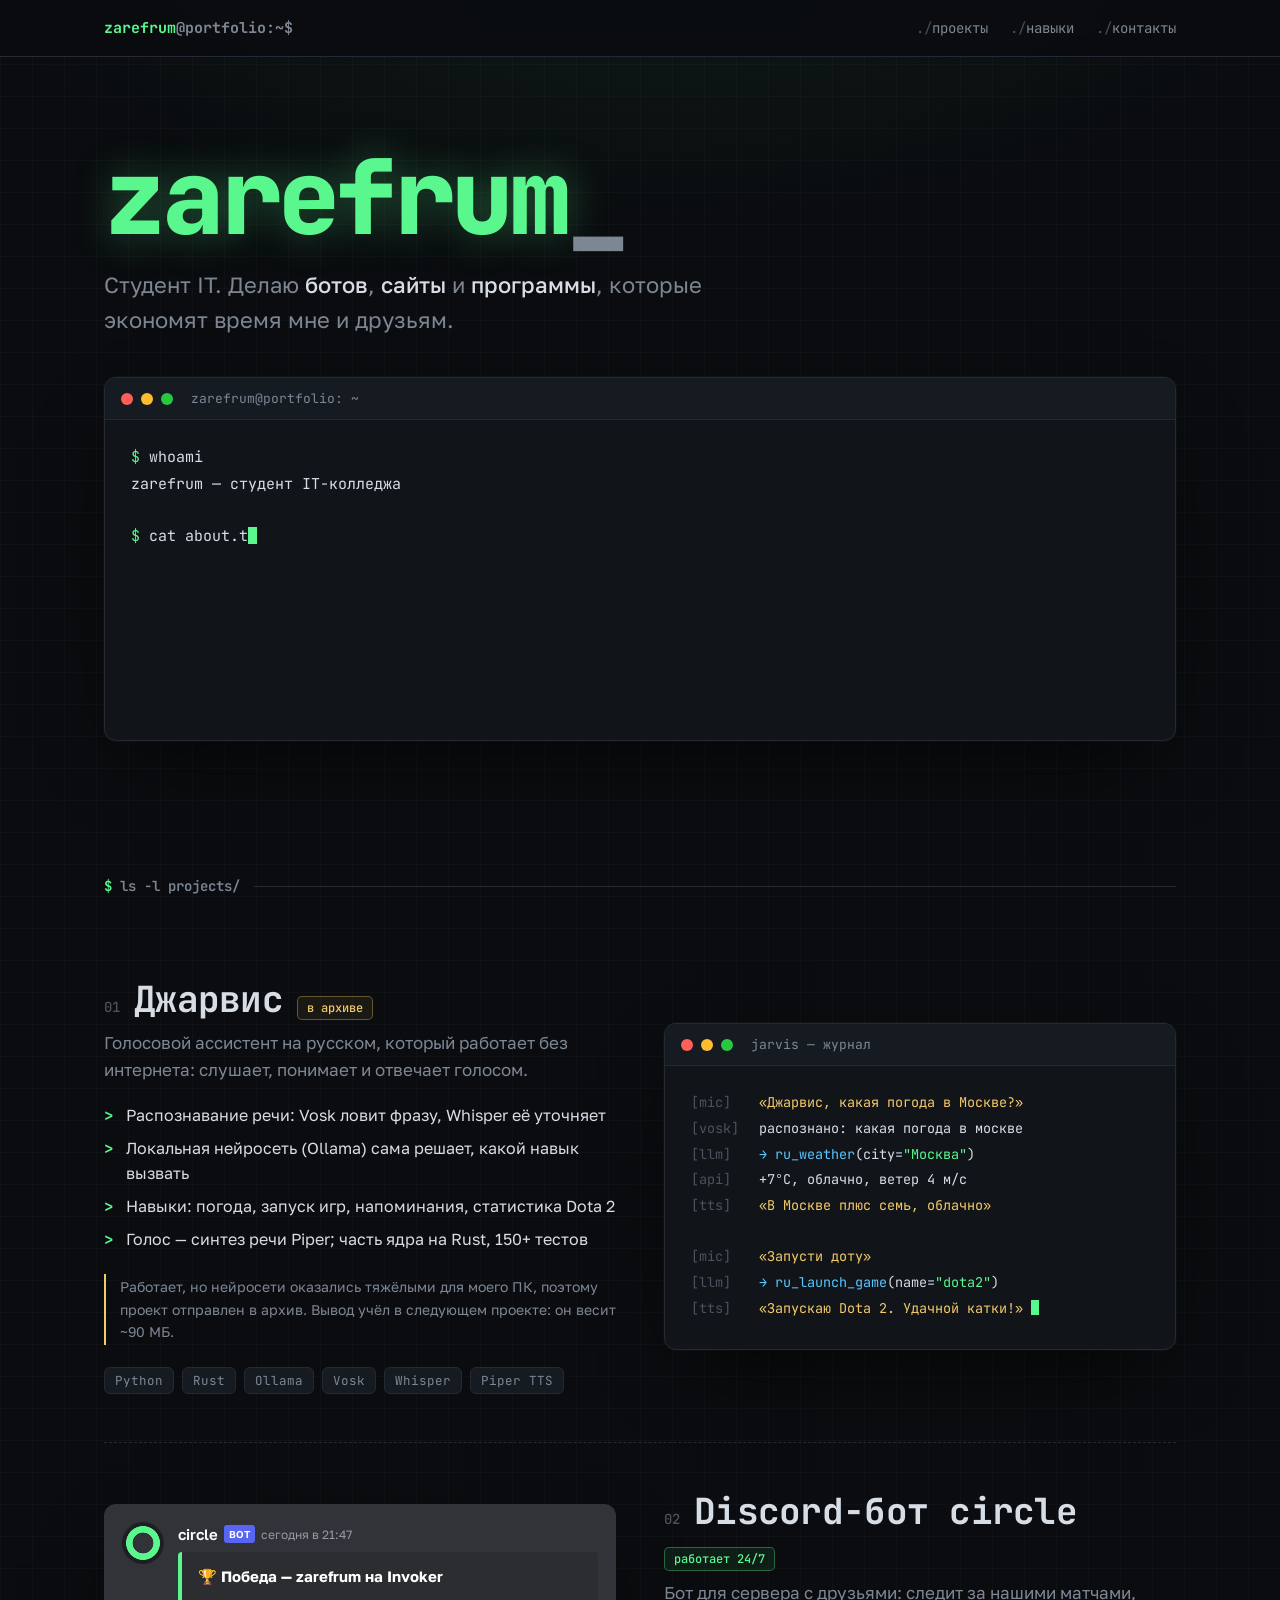
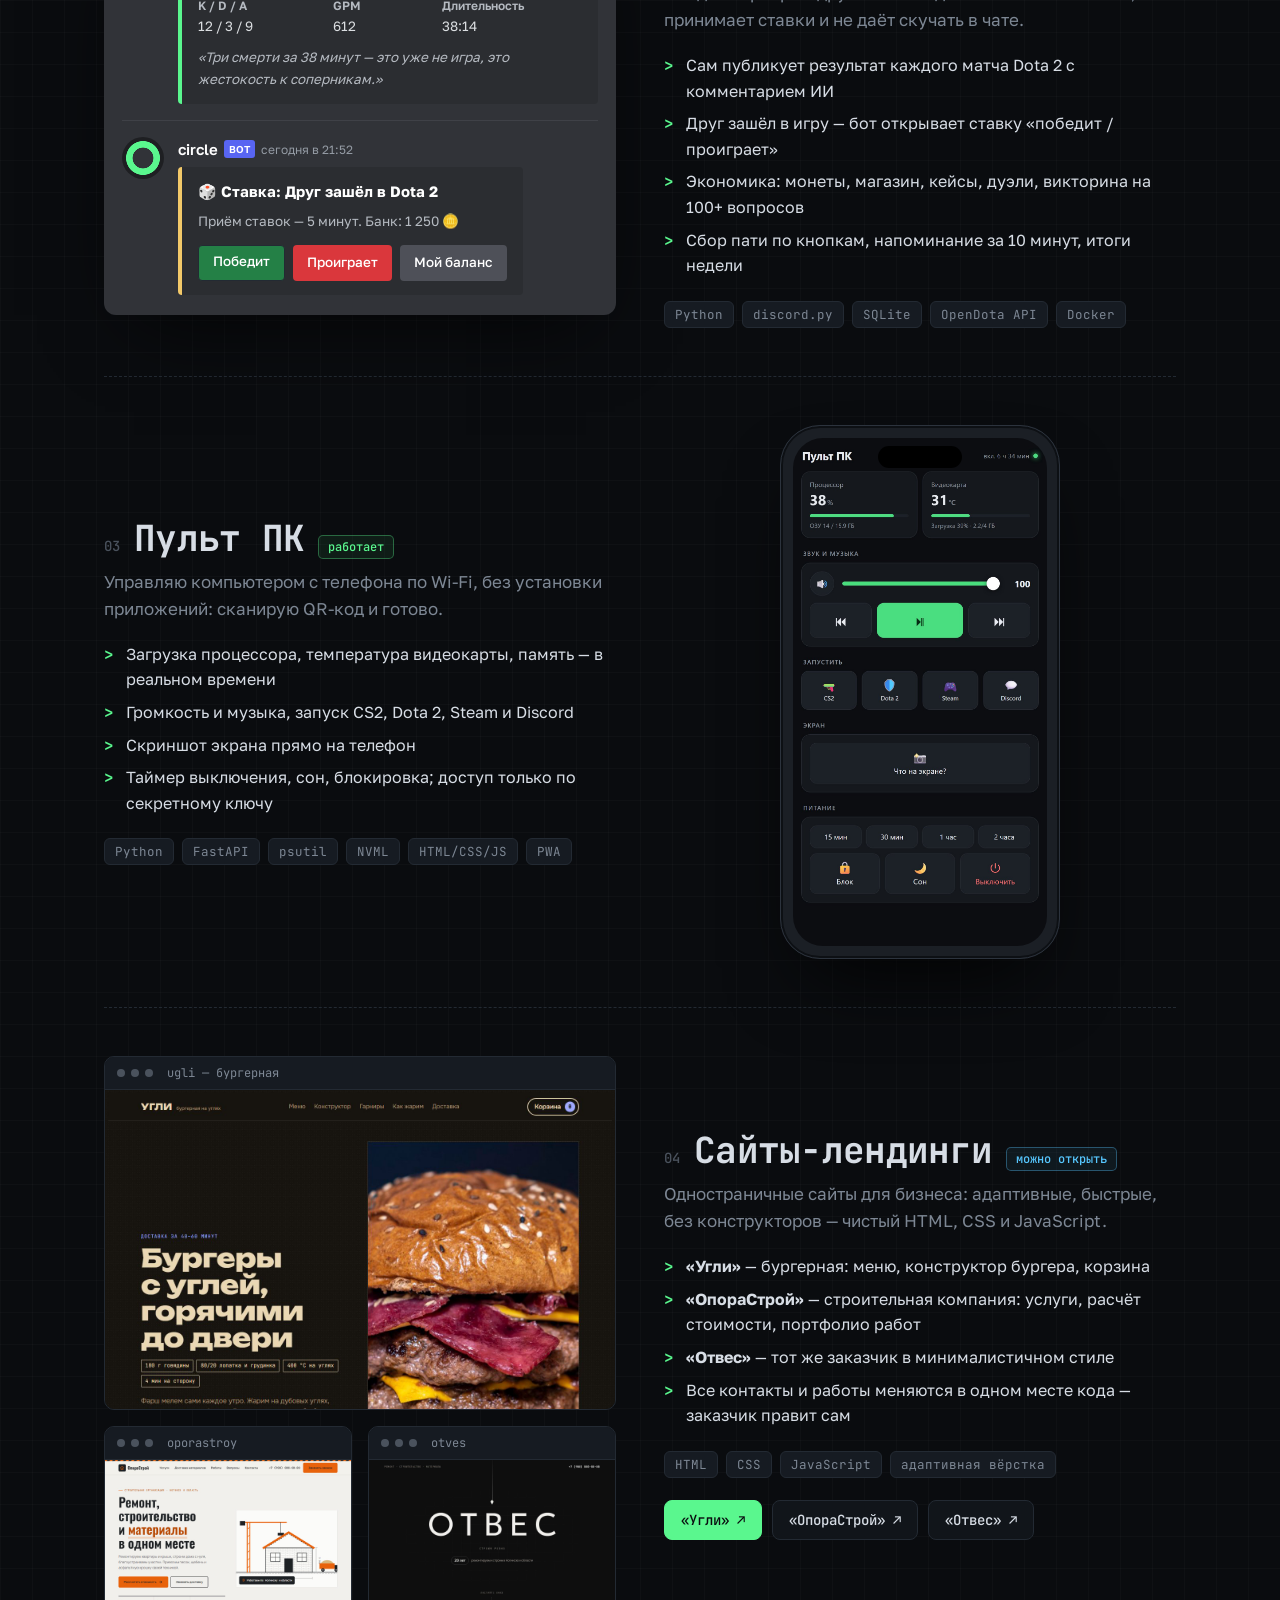
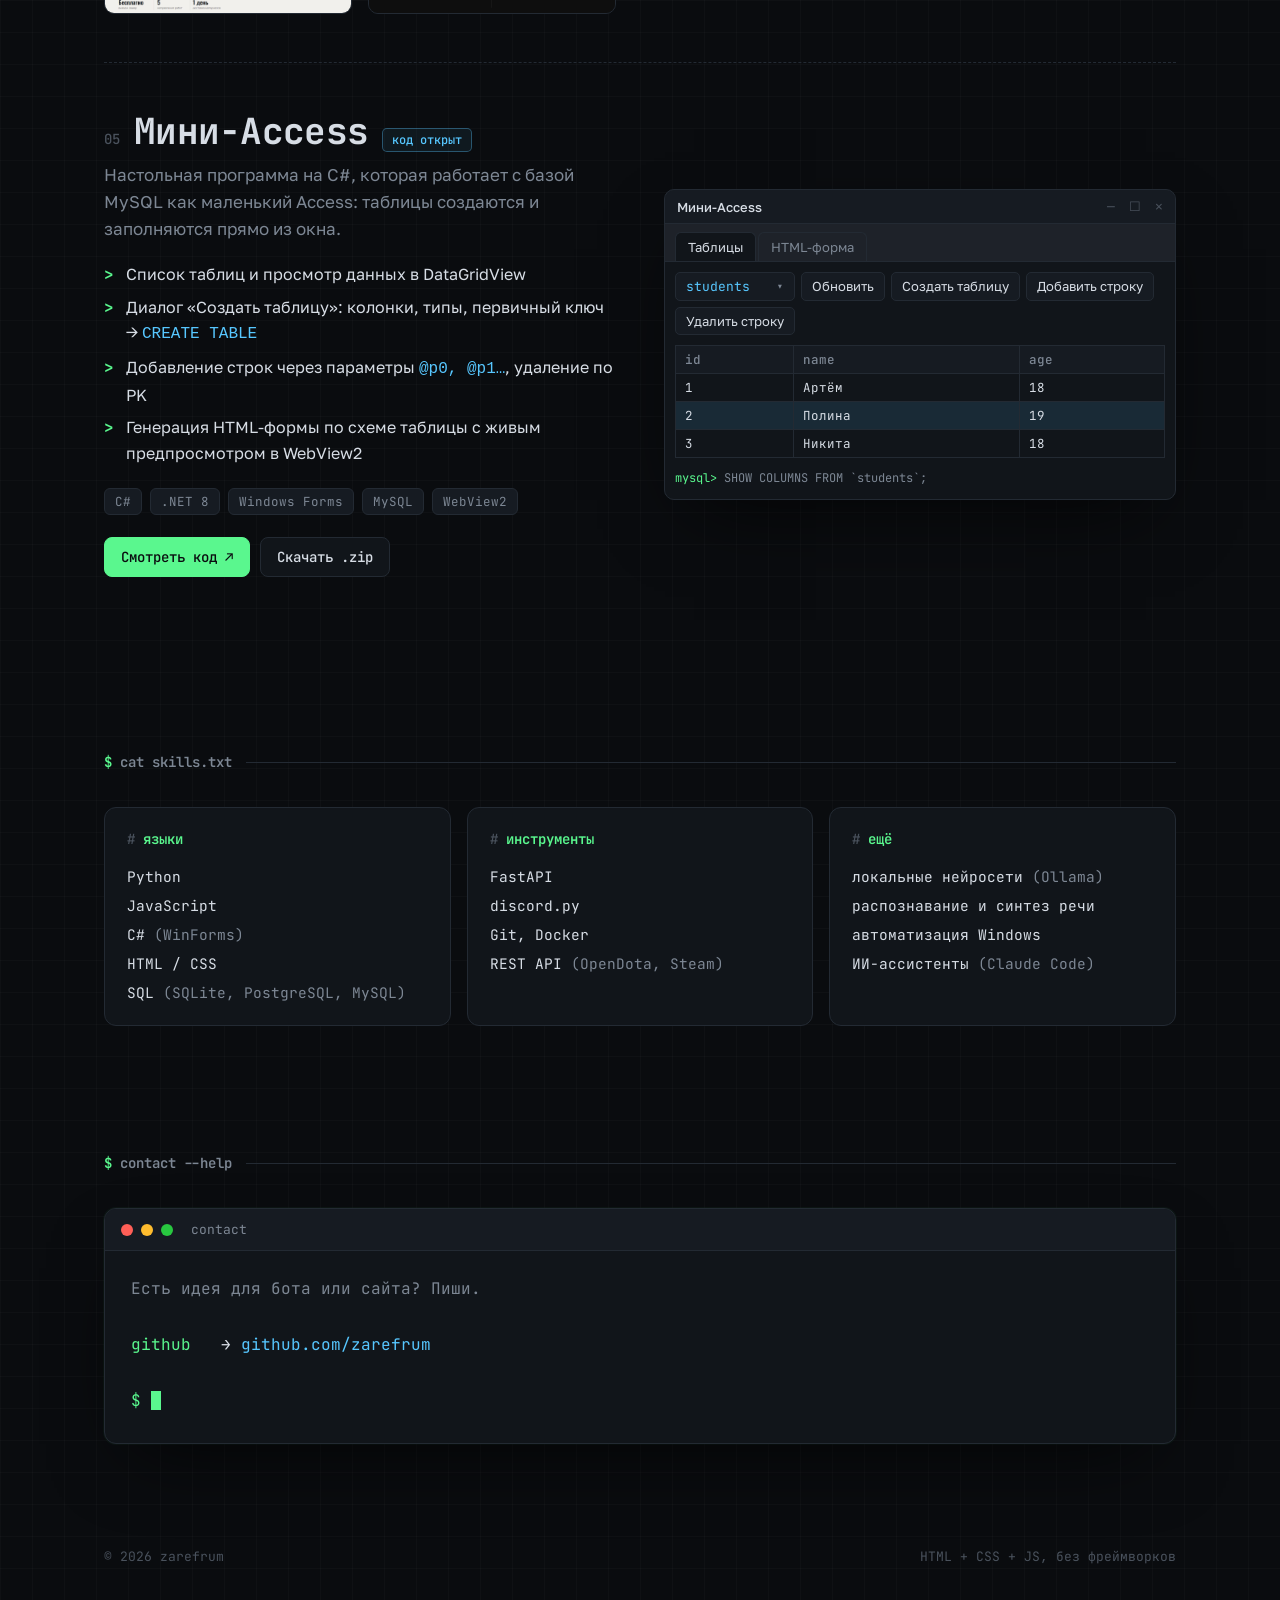
<file: index.html>
<!doctype html>
<html lang="ru">
<head>
<meta charset="utf-8">
<meta name="viewport" content="width=device-width, initial-scale=1">
<title>zarefrum — портфолио</title>
<meta name="description" content="zarefrum — студент IT. Боты, сайты и программы на Python и JavaScript: голосовой ассистент, Discord-бот, пульт управления ПК с телефона, лендинги.">
<meta property="og:title" content="zarefrum — портфолио">
<meta property="og:description" content="Боты, сайты и программы на Python и JavaScript.">
<meta property="og:image" content="assets/pult.jpg">
<meta name="theme-color" content="#0a0c0f">
<meta name="color-scheme" content="dark">
<link rel="icon" href="assets/favicon.svg">
<link rel="preconnect" href="https://fonts.googleapis.com">
<link rel="preconnect" href="https://fonts.gstatic.com" crossorigin>
<link href="https://fonts.googleapis.com/css2?family=JetBrains+Mono:wght@400;500;700;800&family=Golos+Text:wght@400;500;600&display=swap" rel="stylesheet">
<style>
  :root {
    --bg: #0a0c0f;
    --panel: #11151a;
    --panel2: #161b22;
    --line: #232a33;
    --text: #d7dde5;
    --dim: #7d8794;
    --faint: #4a525d;
    --green: #5af78e;
    --cyan: #57c7ff;
    --amber: #f3c969;
    --red: #ff6b6b;
    --mono: "JetBrains Mono", ui-monospace, Consolas, monospace;
    --sans: "Golos Text", system-ui, "Segoe UI", sans-serif;
    --wrap: 1120px;
  }
  * { box-sizing: border-box; }
  html { scroll-behavior: smooth; background: var(--bg); }
  body {
    margin: 0; background: var(--bg); color: var(--text);
    font: 16px/1.6 var(--sans);
    -webkit-font-smoothing: antialiased;
    background-image:
      radial-gradient(ellipse 80% 50% at 50% -10%, rgba(90, 247, 142, .07), transparent 70%),
      linear-gradient(rgba(255,255,255,.018) 1px, transparent 1px),
      linear-gradient(90deg, rgba(255,255,255,.018) 1px, transparent 1px);
    background-size: 100% 900px, 32px 32px, 32px 32px;
    background-repeat: no-repeat, repeat, repeat;
  }
  a { color: inherit; }
  ::selection { background: var(--green); color: var(--bg); }
  .wrap { max-width: var(--wrap); margin: 0 auto; padding: 0 24px; }
  .mono { font-family: var(--mono); }
  .g { color: var(--green); } .c { color: var(--cyan); } .a { color: var(--amber); } .d { color: var(--dim); } .r { color: var(--red); }

  /* ---------- top bar ---------- */
  .top {
    position: sticky; top: 0; z-index: 10;
    background: rgba(10, 12, 15, .82); backdrop-filter: blur(10px);
    border-bottom: 1px solid var(--line);
  }
  .top .wrap { display: flex; align-items: center; justify-content: space-between; height: 56px; gap: 16px; }
  .logo { font: 700 15px var(--mono); text-decoration: none; white-space: nowrap; }
  .top nav { display: flex; gap: 22px; font: 14px var(--mono); }
  .top nav a { text-decoration: none; color: var(--dim); transition: color .2s; }
  .top nav a:hover { color: var(--green); }
  .top nav a::before { content: "./"; color: var(--faint); }

  /* ---------- hero ---------- */
  .hero { padding: 88px 0 72px; }
  .term {
    background: var(--panel); border: 1px solid var(--line); border-radius: 12px; overflow: hidden;
    box-shadow: 0 30px 80px -30px rgba(0,0,0,.8), 0 0 0 1px rgba(90,247,142,.04);
  }
  .term-bar { display: flex; align-items: center; gap: 8px; padding: 12px 16px; background: var(--panel2); border-bottom: 1px solid var(--line); }
  .term-bar i { width: 12px; height: 12px; border-radius: 50%; background: var(--faint); }
  .term-bar i:nth-child(1) { background: #ff5f57; } .term-bar i:nth-child(2) { background: #febc2e; } .term-bar i:nth-child(3) { background: #28c840; }
  .term-bar span { margin-left: 10px; font: 13px var(--mono); color: var(--dim); }
  .term-body { padding: 24px 26px 28px; font: 15px/1.75 var(--mono); min-height: 320px; }
  .term-body .line { white-space: pre-wrap; word-break: break-word; }
  .cursor { display: inline-block; width: .6em; height: 1.15em; vertical-align: -.2em; background: var(--green); animation: blink 1s steps(1) infinite; }
  @keyframes blink { 50% { opacity: 0; } }
  .hero h1 {
    font: 800 clamp(44px, 9vw, 104px)/1 var(--mono); letter-spacing: -.04em; margin: 0 0 18px;
  }
  .hero h1 .g { text-shadow: 0 0 40px rgba(90,247,142,.35); }
  .hero .lead { font-size: clamp(18px, 2.2vw, 22px); color: var(--dim); max-width: 640px; margin: 0 0 40px; }
  .hero .lead b { color: var(--text); font-weight: 500; }
  .ls { display: flex; flex-wrap: wrap; gap: 6px 26px; }
  .ls a { text-decoration: none; color: var(--cyan); }
  .ls a:hover { text-decoration: underline; }

  /* ---------- sections ---------- */
  section { padding: 64px 0; }
  .sec-title { font: 600 14px var(--mono); color: var(--dim); margin: 0 0 36px; display: flex; align-items: center; gap: 14px; }
  .sec-title::after { content: ""; flex: 1; height: 1px; background: var(--line); }
  .sec-title b { color: var(--green); font-weight: 600; }

  /* ---------- project ---------- */
  .project {
    display: grid; grid-template-columns: 1fr 1fr; gap: 48px; align-items: center;
    padding: 48px 0; border-bottom: 1px dashed var(--line);
  }
  .project:last-child { border-bottom: 0; }
  .project.flip .media { order: -1; }
  .p-head { display: flex; align-items: baseline; gap: 14px; flex-wrap: wrap; margin-bottom: 6px; }
  .p-num { font: 500 14px var(--mono); color: var(--faint); }
  .p-head h3 { margin: 0; font: 700 clamp(26px, 3.4vw, 36px)/1.15 var(--mono); letter-spacing: -.02em; }
  .badge { font: 500 12px var(--mono); padding: 3px 9px; border-radius: 5px; border: 1px solid; white-space: nowrap; }
  .badge.on { color: var(--green); border-color: rgba(90,247,142,.35); background: rgba(90,247,142,.07); }
  .badge.arch { color: var(--amber); border-color: rgba(243,201,105,.35); background: rgba(243,201,105,.07); }
  .badge.demo { color: var(--cyan); border-color: rgba(87,199,255,.35); background: rgba(87,199,255,.07); }
  .p-sub { color: var(--dim); font-size: 17px; margin: 8px 0 20px; }
  .p-list { list-style: none; padding: 0; margin: 0 0 22px; }
  .p-list li { position: relative; padding-left: 22px; margin: 7px 0; }
  .p-list li::before { content: ">"; position: absolute; left: 0; color: var(--green); font-family: var(--mono); font-weight: 700; }
  .p-note { font-size: 14px; color: var(--dim); border-left: 2px solid var(--amber); padding: 2px 0 2px 14px; margin: 0 0 22px; }
  .tags { display: flex; flex-wrap: wrap; gap: 8px; }
  .tags span { font: 12.5px var(--mono); color: var(--dim); background: var(--panel2); border: 1px solid var(--line); padding: 4px 10px; border-radius: 6px; }
  .btns { display: flex; flex-wrap: wrap; gap: 10px; margin-top: 22px; }
  .btn {
    font: 500 14px var(--mono); text-decoration: none; padding: 10px 16px; border-radius: 8px;
    border: 1px solid var(--line); background: var(--panel); transition: border-color .2s, color .2s, transform .15s;
  }
  .btn:hover { border-color: var(--green); color: var(--green); transform: translateY(-1px); }
  .btn.primary { background: var(--green); color: var(--bg); border-color: var(--green); }
  .btn.primary:hover { color: var(--bg); box-shadow: 0 0 24px rgba(90,247,142,.35); }

  /* media: terminal log (Jarvis) */
  .log .term-body { min-height: 0; font-size: 13.5px; line-height: 1.9; }
  .log .line { opacity: 0; transform: translateY(4px); transition: opacity .4s, transform .4s; }
  .log.play .line { opacity: 1; transform: none; }
  .log .tag { display: inline-block; width: 7.5ch; color: var(--faint); }

  /* media: discord mock */
  .discord { background: #313338; border-radius: 12px; padding: 18px 18px 20px; font-family: "gg sans", var(--sans); color: #dbdee1; box-shadow: 0 30px 80px -30px rgba(0,0,0,.8); }
  .dc-msg { display: flex; gap: 14px; }
  .dc-ava { flex: none; width: 42px; height: 42px; border-radius: 50%; background: radial-gradient(circle at 50% 50%, #313338 34%, var(--green) 36% 56%, #1e1f22 58%); }
  .dc-name { font-weight: 600; color: #fff; display: flex; align-items: center; gap: 6px; font-size: 15px; }
  .dc-bot { font-size: 10px; font-weight: 600; background: #5865f2; color: #fff; padding: 1px 5px; border-radius: 3px; }
  .dc-time { font-size: 12px; color: #949ba4; font-weight: 400; }
  .dc-embed { margin-top: 6px; background: #2b2d31; border-left: 4px solid var(--green); border-radius: 4px; padding: 12px 16px 14px; max-width: 420px; }
  .dc-embed h4 { margin: 0 0 8px; font-size: 15px; color: #fff; }
  .dc-fields { display: grid; grid-template-columns: repeat(3, auto); gap: 8px 22px; font-size: 13.5px; }
  .dc-fields small { display: block; color: #b5bac1; font-weight: 600; font-size: 12px; }
  .dc-ai { margin-top: 10px; font-size: 13.5px; color: #b5bac1; font-style: italic; }
  .dc-btns { display: flex; gap: 8px; margin-top: 12px; flex-wrap: wrap; }
  .dc-btns span { font-size: 13.5px; font-weight: 500; padding: 7px 14px; border-radius: 4px; color: #fff; }
  .dc-btns .win { background: #248046; } .dc-btns .lose { background: #da373c; } .dc-btns .grey { background: #4e5058; }
  .dc-sep { height: 1px; background: #3f4147; margin: 16px 0; }

  /* media: phone */
  .phone-wrap { display: flex; justify-content: center; }
  .phone {
    width: 280px; border-radius: 40px; padding: 12px; background: #1b1f25;
    border: 1px solid #2c333d; box-shadow: 0 40px 80px -30px rgba(0,0,0,.9), inset 0 0 0 2px #0d1014;
    position: relative;
  }
  .phone::before { content: ""; position: absolute; top: 20px; left: 50%; transform: translateX(-50%); width: 84px; height: 22px; background: #000; border-radius: 12px; z-index: 1; }
  .phone img { display: block; width: 100%; border-radius: 30px; aspect-ratio: 500 / 1000; object-fit: cover; object-position: top; }

  /* media: browser frames */
  .sites { display: grid; gap: 16px; }
  .browser { display: block; text-decoration: none; background: var(--panel); border: 1px solid var(--line); border-radius: 10px; overflow: hidden; transition: transform .25s, border-color .25s; }
  .browser:hover { transform: translateY(-3px); border-color: var(--cyan); }
  .browser .bb { display: flex; align-items: center; gap: 6px; padding: 8px 12px; background: var(--panel2); border-bottom: 1px solid var(--line); font: 12px var(--mono); color: var(--dim); }
  .browser .bb i { width: 8px; height: 8px; border-radius: 50%; background: var(--faint); }
  .browser .bb span { margin-left: 8px; }
  .browser img { display: block; width: 100%; aspect-ratio: 16 / 10; object-fit: cover; object-position: top; }
  .sites .row2 { display: grid; grid-template-columns: 1fr 1fr; gap: 16px; }

  /* media: winforms window (Mini-Access) */
  .win { background: #1e2229; border: 1px solid var(--line); border-radius: 10px; overflow: hidden; box-shadow: 0 30px 80px -30px rgba(0,0,0,.8); font: 13px var(--sans); }
  .win-bar { display: flex; justify-content: space-between; align-items: center; padding: 8px 12px; background: var(--panel2); border-bottom: 1px solid var(--line); font-size: 13px; color: var(--dim); }
  .win-bar b { font-weight: 500; color: var(--text); }
  .win-ctl { display: flex; gap: 14px; color: var(--faint); font-family: var(--mono); }
  .win-tabs { display: flex; gap: 2px; padding: 8px 10px 0; }
  .win-tabs span { padding: 6px 12px; border: 1px solid var(--line); border-bottom: 0; border-radius: 6px 6px 0 0; color: var(--dim); }
  .win-tabs span.on { background: var(--panel); color: var(--text); }
  .win-body { background: var(--panel); border-top: 1px solid var(--line); padding: 10px; }
  .win-tool { display: flex; flex-wrap: wrap; gap: 6px; margin-bottom: 10px; }
  .win-tool span { padding: 5px 10px; border: 1px solid var(--line); border-radius: 5px; background: var(--panel2); white-space: nowrap; }
  .win-tool .combo { min-width: 120px; display: flex; justify-content: space-between; gap: 10px; color: var(--cyan); font-family: var(--mono); }
  .win-tool .combo::after { content: "▾"; color: var(--dim); }
  .win-grid { width: 100%; border-collapse: collapse; font: 12.5px var(--mono); font-variant-numeric: tabular-nums; }
  .win-grid th { text-align: left; font-weight: 500; color: var(--dim); background: var(--panel2); }
  .win-grid th, .win-grid td { border: 1px solid var(--line); padding: 5px 9px; }
  .win-grid tr.sel td { background: rgba(87,199,255,.12); }
  .win-sql { margin-top: 10px; font: 12px/1.7 var(--mono); color: var(--dim); }

  /* ---------- skills ---------- */
  .skills { display: grid; grid-template-columns: repeat(3, 1fr); gap: 16px; }
  .skill { background: var(--panel); border: 1px solid var(--line); border-radius: 12px; padding: 22px 22px 18px; }
  .skill h4 { margin: 0 0 14px; font: 600 14px var(--mono); color: var(--green); }
  .skill h4::before { content: "# "; color: var(--faint); }
  .skill ul { list-style: none; margin: 0; padding: 0; font: 14.5px/2 var(--mono); }
  .skill li span { color: var(--dim); }

  /* ---------- contact ---------- */
  .contact { text-align: left; }
  .contact .term-body { min-height: 0; font-size: 16px; }
  .contact a { color: var(--cyan); text-decoration: none; }
  .contact a:hover { text-decoration: underline; }

  footer { padding: 40px 0 56px; color: var(--faint); font: 13px var(--mono); }
  footer .wrap { display: flex; justify-content: space-between; gap: 16px; flex-wrap: wrap; }

  /* reveal on scroll */
  .reveal { opacity: 0; transform: translateY(18px); transition: opacity .7s ease, transform .7s ease; }
  .reveal.in { opacity: 1; transform: none; }

  @media (max-width: 860px) {
    .project { grid-template-columns: 1fr; gap: 32px; padding: 40px 0; }
    .project.flip .media { order: 0; }
    .skills { grid-template-columns: 1fr; }
    .top nav { gap: 14px; }
  }
  @media (max-width: 560px) {
    .wrap { padding: 0 16px; }
    .top nav a::before { content: ""; }
    .top nav { font-size: 13px; gap: 12px; }
    .logo .host { display: none; }
    .hero { padding: 48px 0 40px; }
    .term-body { padding: 18px 16px 20px; font-size: 13.5px; }
    .dc-fields { grid-template-columns: repeat(2, auto); }
    .sites .row2 { grid-template-columns: 1fr; }
    .phone { width: 240px; }
  }
  @media (prefers-reduced-motion: reduce) {
    html { scroll-behavior: auto; }
    .reveal, .log .line { opacity: 1; transform: none; transition: none; }
    .cursor { animation: none; }
  }
</style>
</head>
<body>

<header class="top">
  <div class="wrap">
    <a class="logo" href="#"><span class="g">zarefrum</span><span class="d host">@portfolio</span><span class="d">:~$</span></a>
    <nav><a href="#projects">проекты</a><a href="#skills">навыки</a><a href="#contact">контакты</a></nav>
  </div>
</header>

<main>
  <!-- ================= HERO ================= -->
  <section class="hero">
    <div class="wrap">
      <h1 class="mono"><span class="g">zarefrum</span><span class="d">_</span></h1>
      <p class="lead">Студент IT. Делаю <b>ботов</b>, <b>сайты</b> и <b>программы</b>, которые экономят время мне и друзьям.</p>

      <div class="term" aria-label="Терминал">
        <div class="term-bar"><i></i><i></i><i></i><span>zarefrum@portfolio: ~</span></div>
        <div class="term-body" id="typed">
          <noscript>
            <div class="line"><span class="g">$</span> whoami</div>
            <div class="line">zarefrum — студент IT, пишу на Python и JavaScript</div>
          </noscript>
        </div>
      </div>
    </div>
  </section>

  <!-- ================= PROJECTS ================= -->
  <section id="projects">
    <div class="wrap">
      <h2 class="sec-title"><span><b>$</b> ls -l projects/</span></h2>

      <!-- 01 Jarvis -->
      <article class="project reveal">
        <div>
          <div class="p-head"><span class="p-num">01</span><h3>Джарвис</h3><span class="badge arch">в архиве</span></div>
          <p class="p-sub">Голосовой ассистент на русском, который работает без интернета: слушает, понимает и отвечает голосом.</p>
          <ul class="p-list">
            <li>Распознавание речи: Vosk ловит фразу, Whisper её уточняет</li>
            <li>Локальная нейросеть (Ollama) сама решает, какой навык вызвать</li>
            <li>Навыки: погода, запуск игр, напоминания, статистика Dota 2</li>
            <li>Голос — синтез речи Piper; часть ядра на Rust, 150+ тестов</li>
          </ul>
          <p class="p-note">Работает, но нейросети оказались тяжёлыми для моего ПК, поэтому проект отправлен в архив. Вывод учёл в следующем проекте: он весит ~90 МБ.</p>
          <div class="tags"><span>Python</span><span>Rust</span><span>Ollama</span><span>Vosk</span><span>Whisper</span><span>Piper TTS</span></div>
        </div>
        <div class="media">
          <div class="term log" id="jarvis-log">
            <div class="term-bar"><i></i><i></i><i></i><span>jarvis — журнал</span></div>
            <div class="term-body">
              <div class="line"><span class="tag">[mic]</span> <span class="a">«Джарвис, какая погода в Москве?»</span></div>
              <div class="line"><span class="tag">[vosk]</span> распознано: какая погода в москве</div>
              <div class="line"><span class="tag">[llm]</span> <span class="c">→ ru_weather</span>(city=<span class="g">"Москва"</span>)</div>
              <div class="line"><span class="tag">[api]</span> +7°C, облачно, ветер 4 м/с</div>
              <div class="line"><span class="tag">[tts]</span> <span class="a">«В Москве плюс семь, облачно»</span></div>
              <div class="line">&nbsp;</div>
              <div class="line"><span class="tag">[mic]</span> <span class="a">«Запусти доту»</span></div>
              <div class="line"><span class="tag">[llm]</span> <span class="c">→ ru_launch_game</span>(name=<span class="g">"dota2"</span>)</div>
              <div class="line"><span class="tag">[tts]</span> <span class="a">«Запускаю Dota 2. Удачной катки!»</span> <span class="cursor"></span></div>
            </div>
          </div>
        </div>
      </article>

      <!-- 02 Discord bot -->
      <article class="project flip reveal">
        <div>
          <div class="p-head"><span class="p-num">02</span><h3>Discord-бот circle</h3><span class="badge on">работает 24/7</span></div>
          <p class="p-sub">Бот для сервера с друзьями: следит за нашими матчами, принимает ставки и не даёт скучать в чате.</p>
          <ul class="p-list">
            <li>Сам публикует результат каждого матча Dota 2 с комментарием ИИ</li>
            <li>Друг зашёл в игру — бот открывает ставку «победит / проиграет»</li>
            <li>Экономика: монеты, магазин, кейсы, дуэли, викторина на 100+ вопросов</li>
            <li>Сбор пати по кнопкам, напоминание за 10 минут, итоги недели</li>
          </ul>
          <div class="tags"><span>Python</span><span>discord.py</span><span>SQLite</span><span>OpenDota API</span><span>Docker</span></div>
        </div>
        <div class="media">
          <div class="discord" aria-label="Пример сообщения бота">
            <div class="dc-msg">
              <div class="dc-ava"></div>
              <div>
                <div class="dc-name">circle <span class="dc-bot">BOT</span> <span class="dc-time">сегодня в 21:47</span></div>
                <div class="dc-embed">
                  <h4>🏆 Победа — zarefrum на Invoker</h4>
                  <div class="dc-fields">
                    <div><small>K / D / A</small>12 / 3 / 9</div>
                    <div><small>GPM</small>612</div>
                    <div><small>Длительность</small>38:14</div>
                  </div>
                  <div class="dc-ai">«Три смерти за 38 минут — это уже не игра, это жестокость к соперникам.»</div>
                </div>
              </div>
            </div>
            <div class="dc-sep"></div>
            <div class="dc-msg">
              <div class="dc-ava"></div>
              <div>
                <div class="dc-name">circle <span class="dc-bot">BOT</span> <span class="dc-time">сегодня в 21:52</span></div>
                <div class="dc-embed" style="border-color:#f3c969">
                  <h4>🎲 Ставка: Друг зашёл в Dota 2</h4>
                  <div style="font-size:13.5px;color:#b5bac1">Приём ставок — 5 минут. Банк: 1 250 🪙</div>
                  <div class="dc-btns"><span class="win">Победит</span><span class="lose">Проиграет</span><span class="grey">Мой баланс</span></div>
                </div>
              </div>
            </div>
          </div>
        </div>
      </article>

      <!-- 03 PC remote -->
      <article class="project reveal">
        <div>
          <div class="p-head"><span class="p-num">03</span><h3>Пульт ПК</h3><span class="badge on">работает</span></div>
          <p class="p-sub">Управляю компьютером с телефона по Wi-Fi, без установки приложений: сканирую QR-код и готово.</p>
          <ul class="p-list">
            <li>Загрузка процессора, температура видеокарты, память — в реальном времени</li>
            <li>Громкость и музыка, запуск CS2, Dota 2, Steam и Discord</li>
            <li>Скриншот экрана прямо на телефон</li>
            <li>Таймер выключения, сон, блокировка; доступ только по секретному ключу</li>
          </ul>
          <div class="tags"><span>Python</span><span>FastAPI</span><span>psutil</span><span>NVML</span><span>HTML/CSS/JS</span><span>PWA</span></div>
        </div>
        <div class="media phone-wrap">
          <div class="phone"><img src="assets/pult.jpg" alt="Экран пульта на телефоне" loading="lazy"></div>
        </div>
      </article>

      <!-- 04 Landings -->
      <article class="project flip reveal">
        <div>
          <div class="p-head"><span class="p-num">04</span><h3>Сайты-лендинги</h3><span class="badge demo">можно открыть</span></div>
          <p class="p-sub">Одностраничные сайты для бизнеса: адаптивные, быстрые, без конструкторов — чистый HTML, CSS и JavaScript.</p>
          <ul class="p-list">
            <li><b>«Угли»</b> — бургерная: меню, конструктор бургера, корзина</li>
            <li><b>«ОпораСтрой»</b> — строительная компания: услуги, расчёт стоимости, портфолио работ</li>
            <li><b>«Отвес»</b> — тот же заказчик в минималистичном стиле</li>
            <li>Все контакты и работы меняются в одном месте кода — заказчик правит сам</li>
          </ul>
          <div class="tags"><span>HTML</span><span>CSS</span><span>JavaScript</span><span>адаптивная вёрстка</span></div>
          <div class="btns">
            <a class="btn primary" href="demo/ugli/" target="_blank" rel="noopener">«Угли» ↗</a>
            <a class="btn" href="demo/oporastroy/" target="_blank" rel="noopener">«ОпораСтрой» ↗</a>
            <a class="btn" href="demo/otves/" target="_blank" rel="noopener">«Отвес» ↗</a>
          </div>
        </div>
        <div class="media sites">
          <a class="browser" href="demo/ugli/" target="_blank" rel="noopener">
            <div class="bb"><i></i><i></i><i></i><span>ugli — бургерная</span></div>
            <img src="assets/ugli.jpg" alt="Сайт бургерной «Угли»" loading="lazy">
          </a>
          <div class="row2">
            <a class="browser" href="demo/oporastroy/" target="_blank" rel="noopener">
              <div class="bb"><i></i><i></i><i></i><span>oporastroy</span></div>
              <img src="assets/oporastroy.jpg" alt="Сайт «ОпораСтрой»" loading="lazy">
            </a>
            <a class="browser" href="demo/otves/" target="_blank" rel="noopener">
              <div class="bb"><i></i><i></i><i></i><span>otves</span></div>
              <img src="assets/otves.jpg" alt="Сайт «Отвес»" loading="lazy">
            </a>
          </div>
        </div>
      </article>

      <!-- 05 Mini-Access -->
      <article class="project reveal">
        <div>
          <div class="p-head"><span class="p-num">05</span><h3>Мини-Access</h3><span class="badge demo">код открыт</span></div>
          <p class="p-sub">Настольная программа на C#, которая работает с базой MySQL как маленький Access: таблицы создаются и заполняются прямо из окна.</p>
          <ul class="p-list">
            <li>Список таблиц и просмотр данных в DataGridView</li>
            <li>Диалог «Создать таблицу»: колонки, типы, первичный ключ → <code class="c">CREATE TABLE</code></li>
            <li>Добавление строк через параметры <code class="c">@p0, @p1…</code>, удаление по PK</li>
            <li>Генерация HTML-формы по схеме таблицы с живым предпросмотром в WebView2</li>
          </ul>
          <div class="tags"><span>C#</span><span>.NET 8</span><span>Windows Forms</span><span>MySQL</span><span>WebView2</span></div>
          <div class="btns">
            <a class="btn primary" href="mini-access/">Смотреть код ↗</a>
            <a class="btn" href="mini-access/MiniAccess.zip" download>Скачать .zip</a>
          </div>
        </div>
        <div class="media">
          <div class="win" aria-label="Окно программы Мини-Access">
            <div class="win-bar"><b>Мини-Access</b><span class="win-ctl"><span>—</span><span>☐</span><span>✕</span></span></div>
            <div class="win-tabs"><span class="on">Таблицы</span><span>HTML-форма</span></div>
            <div class="win-body">
              <div class="win-tool"><span class="combo">students</span><span>Обновить</span><span>Создать таблицу</span><span>Добавить строку</span><span>Удалить строку</span></div>
              <table class="win-grid">
                <thead><tr><th>id</th><th>name</th><th>age</th></tr></thead>
                <tbody>
                  <tr><td>1</td><td>Артём</td><td>18</td></tr>
                  <tr class="sel"><td>2</td><td>Полина</td><td>19</td></tr>
                  <tr><td>3</td><td>Никита</td><td>18</td></tr>
                </tbody>
              </table>
              <div class="win-sql"><span class="g">mysql&gt;</span> SHOW COLUMNS FROM `students`;</div>
            </div>
          </div>
        </div>
      </article>
    </div>
  </section>

  <!-- ================= SKILLS ================= -->
  <section id="skills">
    <div class="wrap">
      <h2 class="sec-title"><span><b>$</b> cat skills.txt</span></h2>
      <div class="skills reveal">
        <div class="skill">
          <h4>языки</h4>
          <ul><li>Python</li><li>JavaScript</li><li>C# <span>(WinForms)</span></li><li>HTML / CSS</li><li>SQL <span>(SQLite, PostgreSQL, MySQL)</span></li></ul>
        </div>
        <div class="skill">
          <h4>инструменты</h4>
          <ul><li>FastAPI</li><li>discord.py</li><li>Git, Docker</li><li>REST API <span>(OpenDota, Steam)</span></li></ul>
        </div>
        <div class="skill">
          <h4>ещё</h4>
          <ul><li>локальные нейросети <span>(Ollama)</span></li><li>распознавание и синтез речи</li><li>автоматизация Windows</li><li>ИИ-ассистенты <span>(Claude Code)</span></li></ul>
        </div>
      </div>
    </div>
  </section>

  <!-- ================= CONTACT ================= -->
  <section id="contact">
    <div class="wrap">
      <h2 class="sec-title"><span><b>$</b> contact --help</span></h2>
      <div class="term contact reveal">
        <div class="term-bar"><i></i><i></i><i></i><span>contact</span></div>
        <div class="term-body">
          <div class="line"><span class="d">Есть идея для бота или сайта? Пиши.</span></div>
          <div class="line">&nbsp;</div>
          <div class="line"><span class="g">github</span>   → <a href="https://github.com/zarefrum" target="_blank" rel="noopener">github.com/zarefrum</a></div>
          <div class="line">&nbsp;</div>
          <div class="line"><span class="g">$</span> <span class="cursor"></span></div>
        </div>
      </div>
    </div>
  </section>
</main>

<footer>
  <div class="wrap">
    <span>© 2026 zarefrum</span>
    <span>HTML + CSS + JS, без фреймворков</span>
  </div>
</footer>

<script>
  // ---------- печатающийся терминал ----------
  const script = [
    { cmd: 'whoami', out: ['zarefrum — студент IT-колледжа'] },
    { cmd: 'cat about.txt', out: [
      'Пишу на <span class="c">Python</span> и <span class="c">JavaScript</span>.',
      'Люблю, когда рутину делает программа, а не я.',
      'В свободное время — <span class="a">Dota 2</span> и <span class="a">CS2</span>.'
    ] },
    { cmd: 'ls projects/', out: [
      '<span class="ls"><a href="#projects">jarvis/</a><a href="#projects">circle-bot/</a><a href="#projects">pc-remote/</a><a href="#projects">landings/</a><a href="mini-access/">mini-access/</a></span>'
    ] },
  ];
  const box = document.getElementById('typed');
  const reduce = matchMedia('(prefers-reduced-motion: reduce)').matches;
  const sleep = ms => new Promise(r => setTimeout(r, reduce ? 0 : ms));

  function line(html) {
    const d = document.createElement('div');
    d.className = 'line';
    d.innerHTML = html;
    box.appendChild(d);
    return d;
  }
  async function type() {
    box.innerHTML = '';
    for (const step of script) {
      const l = line('<span class="g">$</span> <span class="t"></span><span class="cursor"></span>');
      const t = l.querySelector('.t');
      for (const ch of step.cmd) { t.textContent += ch; await sleep(55 + Math.random() * 50); }
      await sleep(250);
      l.querySelector('.cursor').remove();
      for (const o of step.out) { line(o); await sleep(90); }
      line('&nbsp;');
      await sleep(350);
    }
    line('<span class="g">$</span> <span class="cursor"></span>');
  }
  type();

  // ---------- появление блоков при прокрутке ----------
  const io = new IntersectionObserver(entries => {
    for (const e of entries) if (e.isIntersecting) { e.target.classList.add('in'); io.unobserve(e.target); }
  }, { threshold: .15 });
  document.querySelectorAll('.reveal').forEach(el => io.observe(el));

  // ---------- журнал Джарвиса: строки появляются по очереди ----------
  const log = document.getElementById('jarvis-log');
  log.querySelectorAll('.line').forEach((l, i) => l.style.transitionDelay = (i * 0.35) + 's');
  new IntersectionObserver((entries, o) => {
    if (entries[0].isIntersecting) { log.classList.add('play'); o.disconnect(); }
  }, { threshold: .4 }).observe(log);
</script>
</body>
</html>
</file>
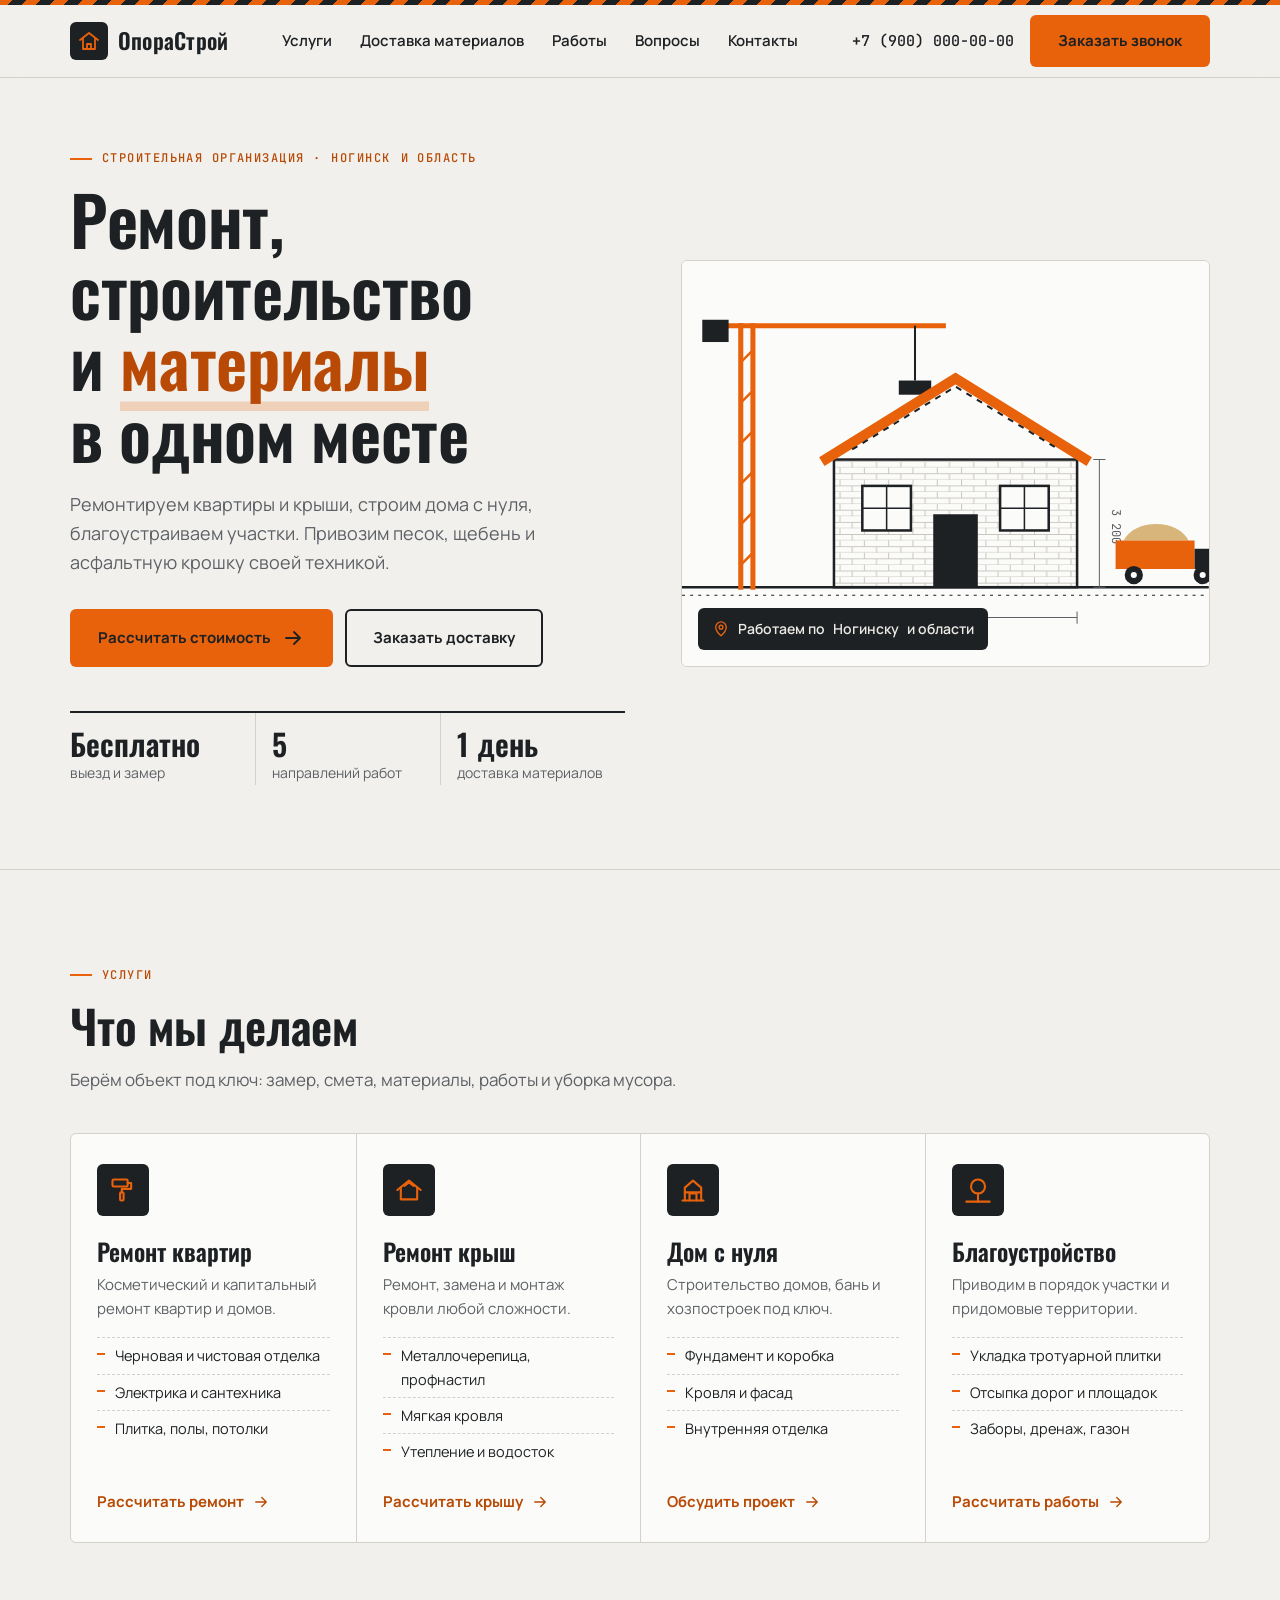
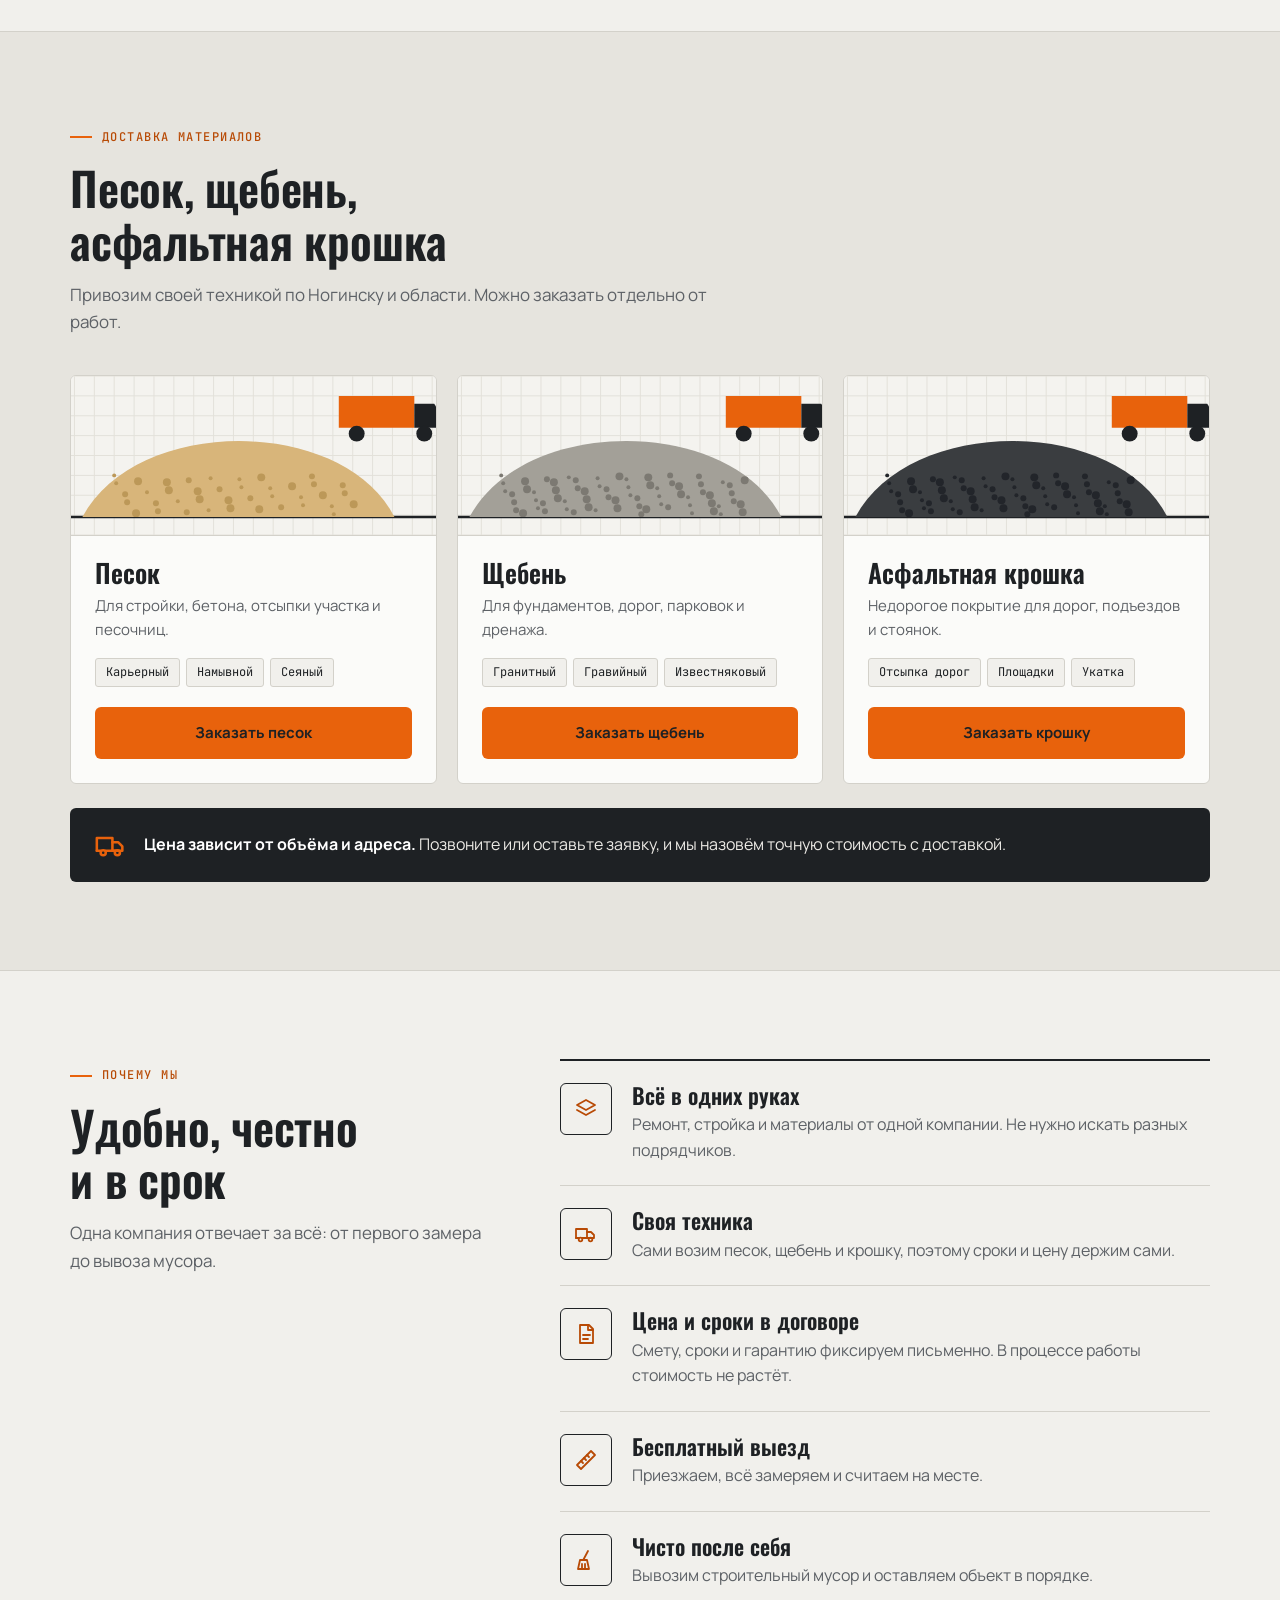
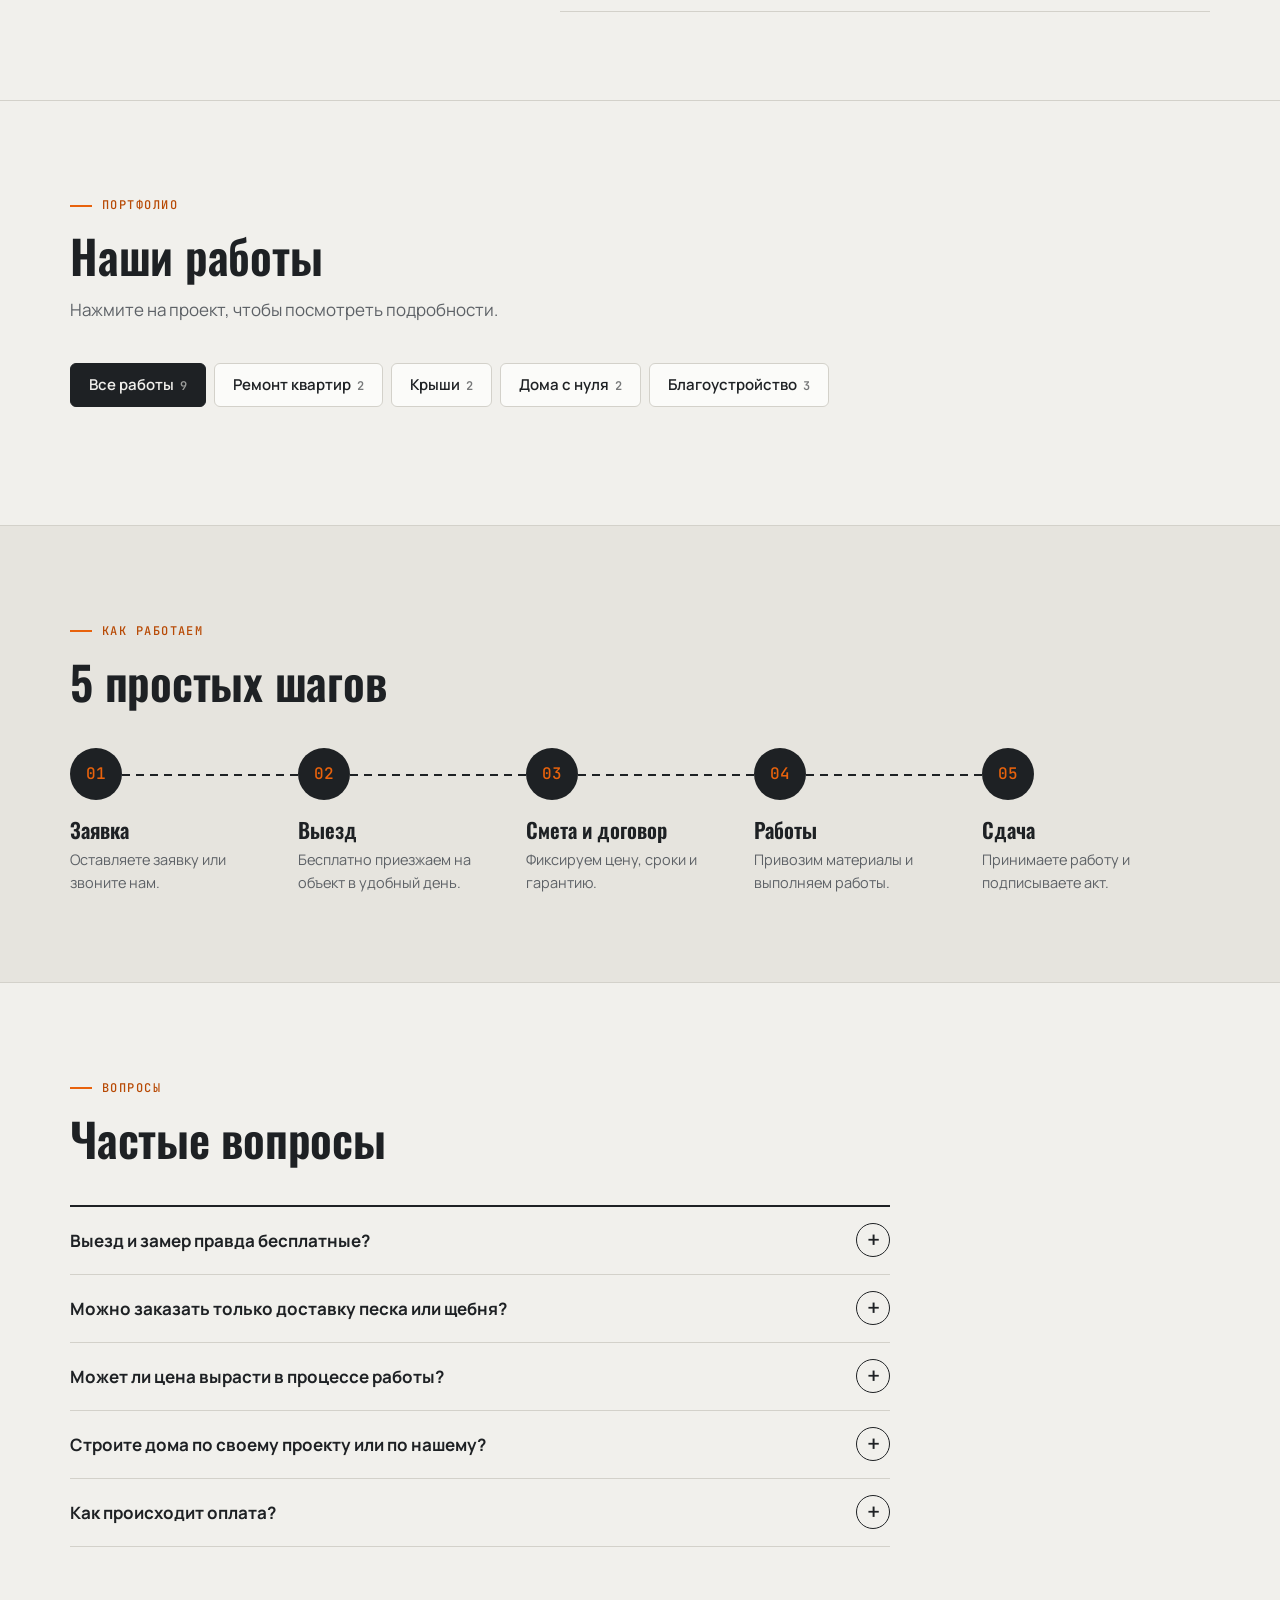
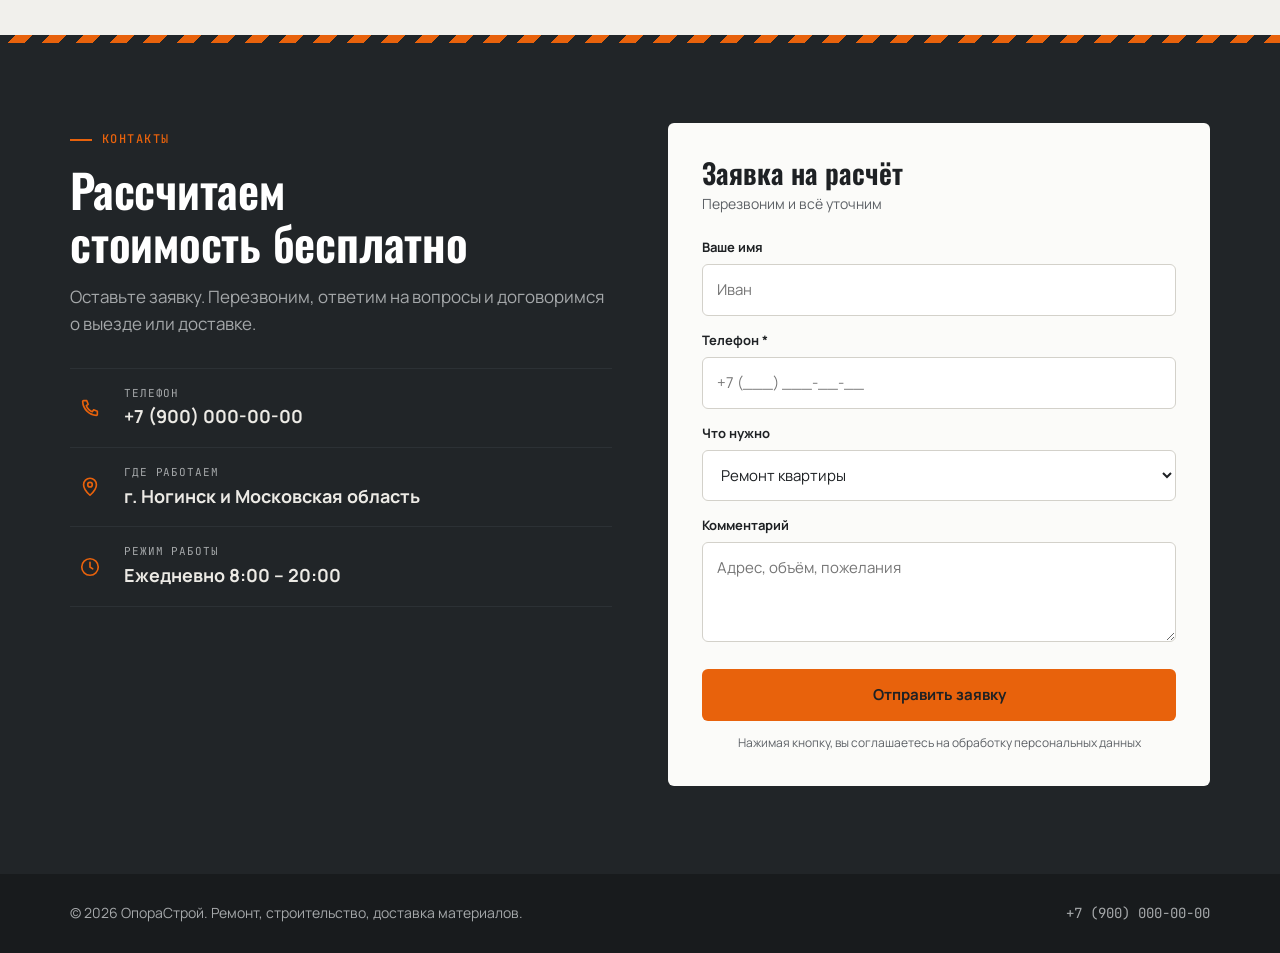
<file: demo/oporastroy/index.html>
<!doctype html>
<html lang="ru">
<head>
<meta charset="utf-8">
<meta name="viewport" content="width=device-width,initial-scale=1,viewport-fit=cover">
<title>ОпораСтрой Ногинск</title>
<meta name="description" content="Ремонт квартир, ремонт крыш, строительство домов с нуля, благоустройство участков. Доставка песка, щебня и асфальтной крошки по Ногинску и области.">
<link rel="preconnect" href="https://fonts.googleapis.com">
<link rel="preconnect" href="https://fonts.gstatic.com" crossorigin>
<link href="https://fonts.googleapis.com/css2?family=Oswald:wght@500;600;700&family=Manrope:wght@400;500;600;700;800&family=JetBrains+Mono:wght@400;500&display=swap" rel="stylesheet">
<style>
/* Стиль: бетон, графит и сигнальный оранжевый строительной техники.
   Заголовки — Oswald (как надписи на стройплощадке), текст — Manrope, цифры и подписи — JetBrains Mono.
   Скругления маленькие, тени убраны: блоки отделяются линиями, а не «парят». */
:root{
  --bg:#F1F0EC;        /* светлый бетон */
  --bg2:#E6E4DE;       /* бетон темнее */
  --card:#FBFBF9;
  --ink:#1E2124;       /* графит */
  --muted:#5D6166;
  --line:#D3D1CA;
  --accent:#E8620C;    /* сигнальный оранжевый */
  --accent-d:#C9540A;
  --accent-text:#B84A05; /* оранжевый для текста на светлом фоне (контраст 4.9:1) */
  --asphalt:#212528;   /* тёмные блоки */
  --asphalt-2:#2C3135;
  --on-dark:#ECEAE5;
  --on-dark-muted:#A5A8AA;
  --err:#C0392B;
  --r:6px;
  --f-head:"Oswald","Arial Narrow",Impact,sans-serif;
  --f-body:Manrope,"Segoe UI",system-ui,sans-serif;
  --f-mono:"JetBrains Mono",Consolas,ui-monospace,monospace;
  color-scheme:light;
}
*{box-sizing:border-box;margin:0;padding:0}
html{scroll-behavior:smooth;scroll-padding-top:90px}
@media (prefers-reduced-motion:reduce){html{scroll-behavior:auto}*,*::before,*::after{transition:none!important;animation:none!important}}
body{font-family:var(--f-body);background:var(--bg);color:var(--ink);line-height:1.6;font-size:16px;padding-top:env(safe-area-inset-top,0px);padding-bottom:env(safe-area-inset-bottom,0px)}
img,svg{display:block;max-width:100%}
a{color:inherit;text-decoration:none}
button,input,select,textarea{font:inherit;color:inherit}
:focus-visible{outline:3px solid var(--accent);outline-offset:2px}
.container{width:100%;max-width:1180px;margin:0 auto;padding-inline:20px}
h1,h2,h3{line-height:1.15;text-wrap:balance}
h1,h2{font-family:var(--f-head);font-weight:600;letter-spacing:-.005em}
h2{font-size:clamp(30px,4vw,46px);margin-bottom:14px}
.section{padding:88px 0;border-top:1px solid var(--line)}
.section-head{max-width:640px;margin-bottom:40px}
.section-head p{color:var(--muted);font-size:17px}
.eyebrow{display:inline-flex;align-items:center;gap:10px;font-family:var(--f-mono);font-size:12px;font-weight:500;letter-spacing:.12em;text-transform:uppercase;color:var(--accent-text);margin-bottom:14px}
.eyebrow::before{content:"";width:22px;height:2px;background:var(--accent)}
.ico{width:24px;height:24px;flex:none;fill:none;stroke:currentColor;stroke-width:1.8;stroke-linecap:round;stroke-linejoin:round}

.btn{display:inline-flex;align-items:center;justify-content:center;gap:10px;padding:15px 26px;border-radius:var(--r);font-weight:700;font-size:15px;border:2px solid transparent;cursor:pointer;transition:background .2s,color .2s,border-color .2s;font-family:inherit;line-height:1.2}
.btn-primary{background:var(--accent);color:var(--ink)}
.btn-primary:hover{background:var(--accent-d)}
.btn-ghost{border-color:var(--ink);color:var(--ink);background:transparent}
.btn-ghost:hover{background:var(--ink);color:var(--bg)}

/* Шапка */
header{position:sticky;top:env(safe-area-inset-top,0px);z-index:50;background:rgba(241,240,236,.94);backdrop-filter:blur(10px);border-bottom:1px solid var(--line)}
header::before{content:"";display:block;height:5px;background:repeating-linear-gradient(-45deg,var(--accent) 0 10px,var(--ink) 10px 20px)}
.nav{display:flex;align-items:center;justify-content:space-between;height:72px;gap:20px}
.logo{display:flex;align-items:center;gap:10px;font-family:var(--f-head);font-weight:600;font-size:22px;letter-spacing:.01em}
.logo-mark{width:38px;height:38px;border-radius:var(--r);background:var(--ink);color:var(--accent);display:grid;place-items:center}
.menu{display:flex;gap:28px;font-weight:600;font-size:15px}
.menu a{position:relative;padding-block:6px}
.menu a::after{content:"";position:absolute;left:0;right:0;bottom:0;height:2px;background:var(--accent);transform:scaleX(0);transform-origin:left;transition:transform .2s}
.menu a:hover::after{transform:none}
.nav-right{display:flex;align-items:center;gap:16px}
.phone{font-family:var(--f-mono);font-weight:500;font-size:15px;white-space:nowrap}
.phone-ico{display:none;width:44px;height:44px;border-radius:var(--r);border:1.5px solid var(--ink);place-items:center}
.burger{display:none;background:none;border:0;cursor:pointer;width:44px;height:44px}
.burger span{display:block;width:24px;height:2px;background:var(--ink);margin:5px auto;transition:.3s}

/* Главный экран */
.hero{padding:64px 0 84px}
.hero-grid{display:grid;grid-template-columns:1.05fr 1fr;gap:56px;align-items:center}
.hero-grid>*{min-width:0}
.hero h1{font-size:clamp(38px,5.6vw,68px);margin-bottom:22px;line-height:1.05}
.hero h1 em{font-style:normal;color:var(--accent-text);box-shadow:inset 0 -.14em 0 rgba(232,98,12,.22)}
.hero p.lead{font-size:18px;color:var(--muted);margin-bottom:32px;max-width:520px}
.hero-actions{display:flex;gap:12px;flex-wrap:wrap}
.hero-stats{display:grid;grid-template-columns:repeat(3,minmax(0,1fr));margin-top:44px;border-top:2px solid var(--ink)}
.hero-stats div{padding:14px 16px 0 0}
.hero-stats div+div{padding-left:16px;border-left:1px solid var(--line)}
.hero-stats b{display:block;font-family:var(--f-head);font-weight:600;font-size:30px;line-height:1.1}
.hero-stats span{font-size:14px;color:var(--muted)}
.hero-art{position:relative;border:1px solid var(--line);background:var(--card);border-radius:var(--r);overflow:hidden}
.hero-art svg text{font-family:var(--f-mono)}
.hero-badge{position:absolute;left:16px;bottom:16px;display:flex;align-items:center;gap:8px;background:var(--ink);color:var(--on-dark);padding:10px 14px;border-radius:var(--r);font-size:14px;font-weight:600}
.hero-badge .ico{width:18px;height:18px;color:var(--accent)}

/* Услуги */
.services-grid{display:grid;grid-template-columns:repeat(4,minmax(0,1fr));gap:0;border:1px solid var(--line);border-radius:var(--r);background:var(--card)}
.card{padding:30px 26px;display:flex;flex-direction:column;border-left:1px solid var(--line);transition:background .2s}
.card:first-child{border-left:0}
.card:hover{background:#fff}
.icon{width:52px;height:52px;border-radius:var(--r);background:var(--ink);color:var(--accent);display:grid;place-items:center;margin-bottom:22px}
.icon .ico{width:28px;height:28px}
.card h3{font-family:var(--f-head);font-weight:600;font-size:24px;margin-bottom:8px}
.card p{color:var(--muted);font-size:15px;margin-bottom:16px}
.card ul{list-style:none;font-size:14.5px;margin-bottom:22px}
.card li{padding:6px 0 6px 18px;position:relative;border-top:1px dashed var(--line)}
.card li::before{content:"";position:absolute;left:0;top:15px;width:8px;height:2px;background:var(--accent)}
.card .more{margin-top:auto;display:inline-flex;align-items:center;gap:8px;font:700 15px var(--f-body);color:var(--accent-text);background:none;border:0;cursor:pointer;padding:0;text-align:left}
.card .more .ico{width:18px;height:18px;transition:transform .2s}
.card .more:hover .ico{transform:translateX(4px)}

/* Материалы */
.materials{background:var(--bg2)}
.mat-grid{display:grid;grid-template-columns:repeat(3,minmax(0,1fr));gap:20px}
.mat{border:1px solid var(--line);border-radius:var(--r);overflow:hidden;background:var(--card);display:flex;flex-direction:column}
.mat-top{height:160px;border-bottom:1px solid var(--line)}
.mat-top svg{width:100%;height:100%}
.mat-body{padding:22px 24px 24px;display:flex;flex-direction:column;flex:1}
.mat-body h3{font-family:var(--f-head);font-weight:600;font-size:26px;margin-bottom:6px}
.mat-body p{color:var(--muted);font-size:15px;margin-bottom:16px}
.chips{display:flex;flex-wrap:wrap;gap:6px;margin-bottom:20px}
.chips span{font-family:var(--f-mono);font-size:12px;padding:4px 10px;border-radius:3px;background:var(--bg);border:1px solid var(--line)}
.mat .btn{margin-top:auto}
.delivery-note{margin-top:24px;display:flex;gap:16px;align-items:center;background:var(--ink);color:var(--on-dark);border-radius:var(--r);padding:20px 24px}
.delivery-note .ico{width:34px;height:34px;color:var(--accent)}
.delivery-note b{color:#fff}

/* Почему мы */
.why-wrap{display:grid;grid-template-columns:minmax(0,.8fr) minmax(0,1.2fr);gap:56px;align-items:start}
.why-wrap .section-head{margin-bottom:0;position:sticky;top:110px}
.why-list{list-style:none;border-top:2px solid var(--ink)}
.why-item{display:grid;grid-template-columns:52px minmax(0,1fr);gap:20px;padding:22px 0;border-bottom:1px solid var(--line)}
.why-item .ic{width:52px;height:52px;border-radius:var(--r);border:1.5px solid var(--ink);display:grid;place-items:center;color:var(--accent-text)}
.why-item h3{font-family:var(--f-head);font-weight:600;font-size:22px;margin-bottom:4px}
.why-item p{color:var(--muted)}

/* Портфолио */
.filters{display:flex;gap:8px;flex-wrap:wrap;margin-bottom:30px}
.filter{padding:9px 18px;border-radius:var(--r);border:1.5px solid var(--line);background:var(--card);font-weight:600;font-size:15px;cursor:pointer;transition:.2s;color:var(--ink)}
.filter:hover{border-color:var(--ink)}
.filter.active{background:var(--ink);border-color:var(--ink);color:var(--bg)}
.filter .cnt{font-family:var(--f-mono);font-size:12px;margin-left:6px;opacity:.6}
.portfolio-grid{display:grid;grid-template-columns:repeat(3,minmax(0,1fr));gap:20px}
.work{background:var(--card);border-radius:var(--r);overflow:hidden;border:1px solid var(--line);cursor:pointer;transition:border-color .2s}
.work:hover{border-color:var(--ink)}
.work.hide{display:none}
.work.fade{animation:fade .45s ease}
@keyframes fade{from{opacity:0;transform:translateY(8px)}to{opacity:1;transform:none}}
.work-img{aspect-ratio:4/3;overflow:hidden;position:relative;border-bottom:1px solid var(--line)}
.work-img svg,.work-img img{width:100%;height:100%;object-fit:cover;transition:transform .5s}
.work:hover .work-img svg,.work:hover .work-img img{transform:scale(1.04)}
.tag{position:absolute;top:12px;left:12px;background:var(--ink);color:var(--on-dark);padding:4px 10px;border-radius:3px;font-family:var(--f-mono);font-size:11px;letter-spacing:.06em;text-transform:uppercase}
.work-body{padding:18px 20px 20px;display:flex;justify-content:space-between;gap:16px;align-items:flex-start}
.work-body h3{font-size:16.5px;font-weight:700;line-height:1.35}
.work-body .go{flex:none;width:32px;height:32px;border-radius:50%;border:1.5px solid var(--line);display:grid;place-items:center;transition:.2s}
.work-body .go .ico{width:16px;height:16px}
.work:hover .go{background:var(--accent);border-color:var(--accent)}
.work-meta{display:flex;gap:14px;font-family:var(--f-mono);font-size:12px;color:var(--muted);flex-wrap:wrap;margin-top:8px}
.work-meta span{display:inline-flex;align-items:center;gap:6px}
.work-meta .ico{width:14px;height:14px}

/* Окна */
.modal{position:fixed;inset:0;background:rgba(20,22,24,.72);display:none;align-items:center;justify-content:center;z-index:100;padding:20px}
.modal.open{display:flex;animation:fade .25s}
.modal-box{background:var(--card);border-radius:var(--r);max-width:880px;width:100%;max-height:92vh;overflow:auto;position:relative}
.modal-close{position:absolute;top:12px;right:12px;width:42px;height:42px;border-radius:var(--r);border:0;background:var(--ink);color:var(--on-dark);font-size:24px;line-height:1;cursor:pointer;z-index:2}
.lb-img{aspect-ratio:16/9;overflow:hidden;border-bottom:1px solid var(--line)}
.lb-img svg,.lb-img img{width:100%;height:100%;object-fit:cover}
.lb-body{padding:28px 32px 32px}
.lb-body h3{font-family:var(--f-head);font-weight:600;font-size:28px;margin-bottom:10px}
.lb-body p{color:var(--muted);margin-bottom:20px}
.lb-facts{display:grid;grid-template-columns:repeat(3,minmax(0,1fr));margin-bottom:24px;border:1px solid var(--line);border-radius:var(--r)}
.lb-facts div{padding:14px 16px}
.lb-facts div+div{border-left:1px solid var(--line)}
.lb-facts span{display:block;font-family:var(--f-mono);font-size:11px;letter-spacing:.08em;text-transform:uppercase;color:var(--muted)}
.lb-facts b{font-size:16px}
.lb-nav{display:flex;justify-content:space-between;gap:10px;flex-wrap:wrap}
.form-modal .modal-box{max-width:460px;padding:36px}

/* Этапы: настоящая последовательность, поэтому с номерами */
.steps{background:var(--bg2)}
.steps-grid{display:grid;grid-template-columns:repeat(5,minmax(0,1fr));gap:0;counter-reset:s;list-style:none;position:relative}
.step{padding:0 20px 0 0;position:relative}
.step::before{counter-increment:s;content:"0" counter(s);display:grid;place-items:center;width:52px;height:52px;border-radius:50%;background:var(--ink);color:var(--accent);font-family:var(--f-mono);font-weight:500;font-size:16px;margin-bottom:18px;position:relative;z-index:1}
.step::after{content:"";position:absolute;top:26px;left:52px;right:0;height:2px;background:repeating-linear-gradient(90deg,var(--ink) 0 8px,transparent 8px 14px)}
.step:last-child::after{display:none}
.step h3{font-family:var(--f-head);font-weight:600;font-size:21px;margin-bottom:6px}
.step p{font-size:14.5px;color:var(--muted)}

/* Вопросы */
.faq-list{max-width:820px;border-top:2px solid var(--ink)}
.faq{border-bottom:1px solid var(--line)}
.faq button{width:100%;text-align:left;background:none;border:0;padding:22px 48px 22px 0;font:700 17px var(--f-body);cursor:pointer;position:relative;color:var(--ink)}
.faq button::after{content:"+";position:absolute;right:0;top:50%;transform:translateY(-50%);width:32px;height:32px;border-radius:50%;border:1.5px solid var(--ink);display:grid;place-items:center;font:400 22px/1 var(--f-mono);transition:.25s}
.faq.open button::after{content:"−";background:var(--accent);border-color:var(--accent)}
.faq .ans{max-height:0;overflow:hidden;transition:max-height .35s;color:var(--muted)}
.faq .ans p{padding-bottom:22px;max-width:64ch}

/* Контакты */
.contact{background:var(--asphalt);color:var(--on-dark);border-top:0;position:relative}
.contact::before{content:"";position:absolute;left:0;right:0;top:0;height:8px;background:repeating-linear-gradient(-45deg,var(--accent) 0 12px,var(--asphalt) 12px 24px)}
.contact-grid{display:grid;grid-template-columns:minmax(0,1fr) minmax(0,1fr);gap:56px;align-items:start}
.contact h2{color:#fff}
.contact .eyebrow{color:var(--accent)}
.contact .lead{color:var(--on-dark-muted);margin-bottom:30px;font-size:17px}
.contact-info{display:grid;gap:0;border-top:1px solid var(--asphalt-2)}
.contact-info>div{display:grid;grid-template-columns:40px minmax(0,1fr);gap:14px;align-items:center;padding:16px 0;border-bottom:1px solid var(--asphalt-2)}
.contact-info .ico{color:var(--accent);width:22px;height:22px;justify-self:center}
.contact-info span{display:block;color:var(--on-dark-muted);font-family:var(--f-mono);font-size:11px;letter-spacing:.08em;text-transform:uppercase}
.contact-info b{font-size:18px}
.form{background:var(--card);color:var(--ink);border-radius:var(--r);padding:34px}
.form h3{font-family:var(--f-head);font-weight:600;font-size:28px;margin-bottom:4px}
.form .sub{color:var(--muted);font-size:14px;margin-bottom:22px}
.field{margin-bottom:14px}
.field label{display:block;font-size:13px;font-weight:700;margin-bottom:6px}
.field input,.field select,.field textarea{width:100%;padding:13px 14px;border-radius:var(--r);border:1.5px solid var(--line);background:#fff;font-size:15px;color:var(--ink)}
.field input:focus,.field select:focus,.field textarea:focus{outline:none;border-color:var(--ink);box-shadow:0 0 0 3px rgba(232,98,12,.25)}
.field.err input{border-color:var(--err)}
.field .hint{display:none;color:var(--err);font-size:13px;margin-top:4px}
.field.err .hint{display:block}
.form .btn{width:100%;margin-top:6px}
.agree{font-size:12px;color:var(--muted);margin-top:12px;text-align:center}
.success{display:none;text-align:center;padding:20px 0}
.success .ok{width:64px;height:64px;border-radius:50%;background:var(--accent);color:var(--ink);display:grid;place-items:center;margin:0 auto 16px}
.success .ok .ico{width:32px;height:32px;stroke-width:2.5}
.success h3{margin-bottom:6px}

footer{background:#181B1D;color:var(--on-dark-muted);padding:28px 0;font-size:14px}
footer .container{display:flex;justify-content:space-between;gap:16px;flex-wrap:wrap}
footer a{font-family:var(--f-mono)}

.float-call{position:fixed;right:16px;bottom:calc(16px + env(safe-area-inset-bottom,0px));width:58px;height:58px;border-radius:50%;background:var(--accent);color:var(--ink);display:none;place-items:center;z-index:40;box-shadow:0 0 0 4px var(--bg)}
.float-call .ico{width:26px;height:26px}

@media(max-width:1024px){
  .services-grid{grid-template-columns:repeat(2,minmax(0,1fr))}
  .card:nth-child(3){border-left:0}
  .card:nth-child(n+3){border-top:1px solid var(--line)}
  .mat-grid{grid-template-columns:repeat(2,minmax(0,1fr))}
  .steps-grid{grid-template-columns:repeat(3,minmax(0,1fr));row-gap:36px}
  .step:nth-child(3)::after{display:none}
}
@media(max-width:860px){
  .menu{position:fixed;top:77px;left:0;right:0;background:var(--bg);flex-direction:column;padding:20px;gap:6px;border-bottom:1px solid var(--line);transform:translateY(-140%);transition:transform .35s;z-index:-1}
  .menu.open{transform:none}
  .menu a{padding:10px 0;font-size:17px;border-bottom:1px solid var(--line)}
  .menu a::after{display:none}
  .burger{display:block}
  .nav-right .btn,.phone{display:none}
  .phone-ico{display:grid}
  .hero{padding:36px 0 56px}
  .hero-grid,.contact-grid,.why-wrap{grid-template-columns:1fr;gap:36px}
  .why-wrap .section-head{position:static}
  .portfolio-grid{grid-template-columns:repeat(2,minmax(0,1fr))}
  .float-call{display:grid}
  .section{padding:64px 0}
}
@media(max-width:560px){
  .services-grid,.portfolio-grid,.mat-grid{grid-template-columns:1fr}
  .card{border-left:0!important}
  .card+.card{border-top:1px solid var(--line)}
  .steps-grid{grid-template-columns:1fr;row-gap:0}
  .step{display:grid;grid-template-columns:52px minmax(0,1fr);column-gap:18px;padding:0 0 24px}
  .step::before{grid-row:span 2;margin:0}
  .step::after{display:block!important;top:52px;bottom:0;left:25px;right:auto;width:2px;height:auto;background:repeating-linear-gradient(180deg,var(--ink) 0 8px,transparent 8px 14px)}
  .step:last-child::after{display:none!important}
  .hero-stats b{font-size:24px}
  .hero-stats span{font-size:13px}
  .lb-facts{grid-template-columns:1fr}
  .lb-facts div+div{border-left:0;border-top:1px solid var(--line)}
  .lb-body{padding:22px}
  .lb-nav .btn{flex:1;padding:13px 10px}
  #lbOrder{order:-1;flex-basis:100%}
  .form{padding:24px}
  .delivery-note{align-items:flex-start}
}
</style>
</head>
<body>

<!-- Набор иконок: один стиль для всего сайта -->
<svg width="0" height="0" style="position:absolute" aria-hidden="true">
  <symbol id="i-home" viewBox="0 0 24 24"><path d="M3 11 12 4l9 7"/><path d="M6 10v10h12V10"/><path d="M10 20v-5h4v5"/></symbol>
  <symbol id="i-roller" viewBox="0 0 24 24"><rect x="3" y="3" width="13" height="6" rx="1"/><path d="M16 6h3v5h-8v3"/><rect x="9.5" y="14" width="3" height="7" rx="1"/></symbol>
  <symbol id="i-roof" viewBox="0 0 24 24"><path d="M2 12 12 4l10 8"/><path d="M5 10v10h14V10"/><path d="M8 8.5 12 5.5l4 3"/></symbol>
  <symbol id="i-house" viewBox="0 0 24 24"><path d="M3 21h18"/><path d="M5 21V10l7-6 7 6v11"/><path d="M9 21v-6h6v6"/><path d="M5 14h14"/></symbol>
  <symbol id="i-tree" viewBox="0 0 24 24"><path d="M12 22v-7"/><path d="M12 15c-4 0-6-3-6-6a6 6 0 0 1 12 0c0 3-2 6-6 6z"/><path d="M2 22h20"/></symbol>
  <symbol id="i-pin" viewBox="0 0 24 24"><path d="M12 21s-7-6.2-7-11.5A7 7 0 0 1 19 9.5C19 14.8 12 21 12 21z"/><circle cx="12" cy="9.5" r="2.5"/></symbol>
  <symbol id="i-truck" viewBox="0 0 24 24"><path d="M2 16V7h11v9"/><path d="M13 10h4l3 3v3h-7"/><circle cx="6.5" cy="17.5" r="1.8"/><circle cx="16.5" cy="17.5" r="1.8"/><path d="M2 16h2.7M8.3 16h6.4"/></symbol>
  <symbol id="i-phone" viewBox="0 0 24 24"><path d="M5 4h3.5l1.5 4-2 1.5a11 11 0 0 0 6.5 6.5l1.5-2 4 1.5V19a1 1 0 0 1-1 1A16 16 0 0 1 4 5a1 1 0 0 1 1-1z"/></symbol>
  <symbol id="i-mail" viewBox="0 0 24 24"><rect x="3" y="5" width="18" height="14" rx="1.5"/><path d="m3.5 6 8.5 7 8.5-7"/></symbol>
  <symbol id="i-clock" viewBox="0 0 24 24"><circle cx="12" cy="12" r="9"/><path d="M12 7v5l3 2"/></symbol>
  <symbol id="i-ruler" viewBox="0 0 24 24"><path d="M3 17 17 3l4 4L7 21z"/><path d="m7 13 2 2M10 10l2 2M13 7l2 2"/></symbol>
  <symbol id="i-arrow" viewBox="0 0 24 24"><path d="M5 12h14M13 6l6 6-6 6"/></symbol>
  <symbol id="i-check" viewBox="0 0 24 24"><path d="m5 12.5 4.5 4.5L19 7.5"/></symbol>
  <symbol id="i-layers" viewBox="0 0 24 24"><path d="m12 3 9 5-9 5-9-5z"/><path d="m3 13 9 5 9-5"/></symbol>
  <symbol id="i-doc" viewBox="0 0 24 24"><path d="M6 3h9l4 4v14H6z"/><path d="M14 3v5h5M9 13h7M9 17h5"/></symbol>
  <symbol id="i-broom" viewBox="0 0 24 24"><path d="M14 3 9.5 11.5"/><path d="M6 12h7l2 9H4z"/><path d="M8 16v5M11 16v5"/></symbol>
</svg>

<header>
  <div class="container nav">
    <a href="#" class="logo">
      <span class="logo-mark"><svg class="ico"><use href="#i-home"/></svg></span>
      <span data-cfg="name">ОпораСтрой</span>
    </a>
    <nav class="menu" id="menu" aria-label="Разделы сайта">
      <a href="#services">Услуги</a>
      <a href="#materials">Доставка материалов</a>
      <a href="#portfolio">Работы</a>
      <a href="#faq">Вопросы</a>
      <a href="#contact">Контакты</a>
    </nav>
    <div class="nav-right">
      <a class="phone" data-cfg="phone" data-cfg-href="tel">+7 (900) 000-00-00</a>
      <a class="phone-ico" data-cfg-href="tel" aria-label="Позвонить"><svg class="ico"><use href="#i-phone"/></svg></a>
      <button class="btn btn-primary" data-open-form="Обратный звонок">Заказать звонок</button>
      <button class="burger" id="burger" aria-label="Открыть меню" aria-expanded="false" aria-controls="menu"><span></span><span></span><span></span></button>
    </div>
  </div>
</header>

<main>
<section class="hero">
  <div class="container hero-grid">
    <div>
      <span class="eyebrow">Строительная организация · <span data-cfg="city">Ногинск</span> и область</span>
      <h1>Ремонт, строительство и <em>материалы</em> в одном месте</h1>
      <p class="lead">Ремонтируем квартиры и крыши, строим дома с нуля, благоустраиваем участки. Привозим песок, щебень и асфальтную крошку своей техникой.</p>
      <div class="hero-actions">
        <button class="btn btn-primary" data-open-form="Бесплатный расчёт">Рассчитать стоимость <svg class="ico"><use href="#i-arrow"/></svg></button>
        <button class="btn btn-ghost" data-open-form="Доставка материалов">Заказать доставку</button>
      </div>
      <div class="hero-stats">
        <div><b>Бесплатно</b><span>выезд и замер</span></div>
        <div><b>5</b><span>направлений работ</span></div>
        <div><b>1 день</b><span>доставка материалов</span></div>
      </div>
    </div>
    <div class="hero-art">
      <!-- Иллюстрация в стиле строительного чертежа. Когда появятся фото, сюда можно поставить <img> -->
      <svg viewBox="0 0 520 400" role="img" aria-label="Схема дома в строительстве, кран и самосвал с песком">
        <defs>
          <pattern id="grid" width="20" height="20" patternUnits="userSpaceOnUse"><path d="M20 0H0V20" fill="none" stroke="#E2E0DA" stroke-width="1"/></pattern>
          <pattern id="brick" width="24" height="12" patternUnits="userSpaceOnUse"><path d="M0 12h24M0 6h24M12 0v6M0 6v6M24 6v6" fill="none" stroke="#C9C6BE" stroke-width="1"/></pattern>
        </defs>
        <rect width="520" height="400" fill="#FBFBF9"/>
        <rect width="520" height="400" fill="url(#grid)"/>
        <!-- земля -->
        <path d="M0 322H520" stroke="#1E2124" stroke-width="2.5"/>
        <path d="M0 330H520" stroke="#1E2124" stroke-width="1" stroke-dasharray="3 5"/>
        <!-- кран -->
        <g stroke="#E8620C" stroke-width="5" fill="none" stroke-linecap="square">
          <path d="M70 322V64"/><path d="M58 322V64"/><path d="M58 64h200"/><path d="M58 64 30 64"/>
          <path d="M58 100 70 88M58 140 70 128M58 180 70 168M58 220 70 208M58 260 70 248M58 300 70 288" stroke-width="2.5"/>
        </g>
        <rect x="20" y="58" width="26" height="22" fill="#1E2124"/>
        <path d="M230 64v54" stroke="#1E2124" stroke-width="2"/>
        <rect x="214" y="118" width="32" height="14" fill="#1E2124"/>
        <!-- дом -->
        <rect x="150" y="196" width="240" height="126" fill="url(#brick)" stroke="#1E2124" stroke-width="2.5"/>
        <path d="M138 198 270 116l132 82" fill="none" stroke="#E8620C" stroke-width="10" stroke-linejoin="miter"/>
        <path d="M168 186 270 124l102 62" fill="none" stroke="#1E2124" stroke-width="2" stroke-dasharray="6 6"/>
        <rect x="178" y="222" width="48" height="44" fill="#FBFBF9" stroke="#1E2124" stroke-width="2.5"/>
        <path d="M202 222v44M178 244h48" stroke="#1E2124" stroke-width="1.5"/>
        <rect x="314" y="222" width="48" height="44" fill="#FBFBF9" stroke="#1E2124" stroke-width="2.5"/>
        <path d="M338 222v44M314 244h48" stroke="#1E2124" stroke-width="1.5"/>
        <rect x="248" y="250" width="44" height="72" fill="#1E2124"/>
        <!-- размеры, как на чертеже -->
        <g stroke="#5D6166" stroke-width="1" fill="none"><path d="M150 352h240M150 346v12M390 346v12"/><path d="M412 196v126M406 196h12M406 322h12"/></g>
        <text x="270" y="370" text-anchor="middle" font-size="12" fill="#5D6166">9 000</text>
        <text x="424" y="262" font-size="12" fill="#5D6166" transform="rotate(90 424 262)" text-anchor="middle">3 200</text>
        <!-- самосвал с песком -->
        <g transform="translate(428 270)">
          <path d="M8 6c10-22 54-22 64 0z" fill="#D8B57A"/>
          <path d="M0 6h78v28H0z" fill="#E8620C"/>
          <path d="M78 14h18l8 10v10H78z" fill="#1E2124"/>
          <circle cx="18" cy="40" r="9" fill="#1E2124"/><circle cx="18" cy="40" r="3" fill="#FBFBF9"/>
          <circle cx="86" cy="40" r="9" fill="#1E2124"/><circle cx="86" cy="40" r="3" fill="#FBFBF9"/>
        </g>
      </svg>
      <div class="hero-badge"><svg class="ico"><use href="#i-pin"/></svg>Работаем по <span data-cfg="city">Ногинску</span> и области</div>
    </div>
  </div>
</section>

<section class="section" id="services">
  <div class="container">
    <div class="section-head">
      <span class="eyebrow">Услуги</span>
      <h2>Что мы делаем</h2>
      <p>Берём объект под ключ: замер, смета, материалы, работы и уборка мусора.</p>
    </div>
    <div class="services-grid">
      <div class="card">
        <div class="icon"><svg class="ico"><use href="#i-roller"/></svg></div>
        <h3>Ремонт квартир</h3>
        <p>Косметический и капитальный ремонт квартир и домов.</p>
        <ul><li>Черновая и чистовая отделка</li><li>Электрика и сантехника</li><li>Плитка, полы, потолки</li></ul>
        <button class="more" data-open-form="Ремонт квартиры">Рассчитать ремонт <svg class="ico"><use href="#i-arrow"/></svg></button>
      </div>
      <div class="card">
        <div class="icon"><svg class="ico"><use href="#i-roof"/></svg></div>
        <h3>Ремонт крыш</h3>
        <p>Ремонт, замена и монтаж кровли любой сложности.</p>
        <ul><li>Металлочерепица, профнастил</li><li>Мягкая кровля</li><li>Утепление и водосток</li></ul>
        <button class="more" data-open-form="Ремонт крыши">Рассчитать крышу <svg class="ico"><use href="#i-arrow"/></svg></button>
      </div>
      <div class="card">
        <div class="icon"><svg class="ico"><use href="#i-house"/></svg></div>
        <h3>Дом с нуля</h3>
        <p>Строительство домов, бань и хозпостроек под ключ.</p>
        <ul><li>Фундамент и коробка</li><li>Кровля и фасад</li><li>Внутренняя отделка</li></ul>
        <button class="more" data-open-form="Строительство дома">Обсудить проект <svg class="ico"><use href="#i-arrow"/></svg></button>
      </div>
      <div class="card">
        <div class="icon"><svg class="ico"><use href="#i-tree"/></svg></div>
        <h3>Благоустройство</h3>
        <p>Приводим в порядок участки и придомовые территории.</p>
        <ul><li>Укладка тротуарной плитки</li><li>Отсыпка дорог и площадок</li><li>Заборы, дренаж, газон</li></ul>
        <button class="more" data-open-form="Благоустройство">Рассчитать работы <svg class="ico"><use href="#i-arrow"/></svg></button>
      </div>
    </div>
  </div>
</section>

<section class="section materials" id="materials">
  <div class="container">
    <div class="section-head">
      <span class="eyebrow">Доставка материалов</span>
      <h2>Песок, щебень, асфальтная крошка</h2>
      <p>Привозим своей техникой по Ногинску и области. Можно заказать отдельно от работ.</p>
    </div>
    <div class="mat-grid">
      <div class="mat">
        <div class="mat-top" data-mat="sand"></div>
        <div class="mat-body">
          <h3>Песок</h3>
          <p>Для стройки, бетона, отсыпки участка и песочниц.</p>
          <div class="chips"><span>Карьерный</span><span>Намывной</span><span>Сеяный</span></div>
          <button class="btn btn-primary" data-open-form="Доставка: песок">Заказать песок</button>
        </div>
      </div>
      <div class="mat">
        <div class="mat-top" data-mat="gravel"></div>
        <div class="mat-body">
          <h3>Щебень</h3>
          <p>Для фундаментов, дорог, парковок и дренажа.</p>
          <div class="chips"><span>Гранитный</span><span>Гравийный</span><span>Известняковый</span></div>
          <button class="btn btn-primary" data-open-form="Доставка: щебень">Заказать щебень</button>
        </div>
      </div>
      <div class="mat">
        <div class="mat-top" data-mat="asphalt"></div>
        <div class="mat-body">
          <h3>Асфальтная крошка</h3>
          <p>Недорогое покрытие для дорог, подъездов и стоянок.</p>
          <div class="chips"><span>Отсыпка дорог</span><span>Площадки</span><span>Укатка</span></div>
          <button class="btn btn-primary" data-open-form="Доставка: асфальтная крошка">Заказать крошку</button>
        </div>
      </div>
    </div>
    <div class="delivery-note">
      <svg class="ico"><use href="#i-truck"/></svg>
      <div><b>Цена зависит от объёма и адреса.</b> Позвоните или оставьте заявку, и мы назовём точную стоимость с доставкой.</div>
    </div>
  </div>
</section>

<section class="section why">
  <div class="container why-wrap">
    <div class="section-head">
      <span class="eyebrow">Почему мы</span>
      <h2>Удобно, честно и в срок</h2>
      <p>Одна компания отвечает за всё: от первого замера до вывоза мусора.</p>
    </div>
    <ul class="why-list">
      <li class="why-item"><span class="ic"><svg class="ico"><use href="#i-layers"/></svg></span><div><h3>Всё в одних руках</h3><p>Ремонт, стройка и материалы от одной компании. Не нужно искать разных подрядчиков.</p></div></li>
      <li class="why-item"><span class="ic"><svg class="ico"><use href="#i-truck"/></svg></span><div><h3>Своя техника</h3><p>Сами возим песок, щебень и крошку, поэтому сроки и цену держим сами.</p></div></li>
      <li class="why-item"><span class="ic"><svg class="ico"><use href="#i-doc"/></svg></span><div><h3>Цена и сроки в договоре</h3><p>Смету, сроки и гарантию фиксируем письменно. В процессе работы стоимость не растёт.</p></div></li>
      <li class="why-item"><span class="ic"><svg class="ico"><use href="#i-ruler"/></svg></span><div><h3>Бесплатный выезд</h3><p>Приезжаем, всё замеряем и считаем на месте.</p></div></li>
      <li class="why-item"><span class="ic"><svg class="ico"><use href="#i-broom"/></svg></span><div><h3>Чисто после себя</h3><p>Вывозим строительный мусор и оставляем объект в порядке.</p></div></li>
    </ul>
  </div>
</section>

<section class="section" id="portfolio">
  <div class="container">
    <div class="section-head">
      <span class="eyebrow">Портфолио</span>
      <h2>Наши работы</h2>
      <p>Нажмите на проект, чтобы посмотреть подробности.</p>
    </div>
    <div class="filters" id="filters"></div>
    <div class="portfolio-grid" id="grid"></div>
  </div>
</section>

<section class="section steps" id="steps">
  <div class="container">
    <div class="section-head">
      <span class="eyebrow">Как работаем</span>
      <h2>5 простых шагов</h2>
    </div>
    <ol class="steps-grid">
      <li class="step"><h3>Заявка</h3><p>Оставляете заявку или звоните нам.</p></li>
      <li class="step"><h3>Выезд</h3><p>Бесплатно приезжаем на объект в удобный день.</p></li>
      <li class="step"><h3>Смета и договор</h3><p>Фиксируем цену, сроки и гарантию.</p></li>
      <li class="step"><h3>Работы</h3><p>Привозим материалы и выполняем работы.</p></li>
      <li class="step"><h3>Сдача</h3><p>Принимаете работу и подписываете акт.</p></li>
    </ol>
  </div>
</section>

<section class="section" id="faq">
  <div class="container">
    <div class="section-head">
      <span class="eyebrow">Вопросы</span>
      <h2>Частые вопросы</h2>
    </div>
    <div class="faq-list">
      <div class="faq"><button aria-expanded="false">Выезд и замер правда бесплатные?</button><div class="ans"><p>Да. Выезд специалиста и расчёт сметы бесплатны и ни к чему вас не обязывают.</p></div></div>
      <div class="faq"><button aria-expanded="false">Можно заказать только доставку песка или щебня?</button><div class="ans"><p>Да, материалы можно заказать отдельно от работ. Назовите объём и адрес, и мы рассчитаем стоимость с доставкой.</p></div></div>
      <div class="faq"><button aria-expanded="false">Может ли цена вырасти в процессе работы?</button><div class="ans"><p>Нет. Стоимость фиксируется в договоре. Она может измениться, только если вы сами захотите добавить работы.</p></div></div>
      <div class="faq"><button aria-expanded="false">Строите дома по своему проекту или по нашему?</button><div class="ans"><p>Можем работать по вашему готовому проекту или помочь подобрать решение под участок и бюджет.</p></div></div>
      <div class="faq"><button aria-expanded="false">Как происходит оплата?</button><div class="ans"><p>Поэтапно: предоплата на материалы, остальное после выполнения этапа. Доставку материалов оплачиваете по факту привоза.</p></div></div>
    </div>
  </div>
</section>

<section class="section contact" id="contact">
  <div class="container contact-grid">
    <div>
      <span class="eyebrow">Контакты</span>
      <h2>Рассчитаем стоимость бесплатно</h2>
      <p class="lead">Оставьте заявку. Перезвоним, ответим на вопросы и договоримся о выезде или доставке.</p>
      <div class="contact-info">
        <div><svg class="ico"><use href="#i-phone"/></svg><div><span>Телефон</span><b><a data-cfg="phone" data-cfg-href="tel">+7 (900) 000-00-00</a></b></div></div>
        <div id="emailRow"><svg class="ico"><use href="#i-mail"/></svg><div><span>Email</span><b><a data-cfg="email" data-cfg-href="mailto"></a></b></div></div>
        <div><svg class="ico"><use href="#i-pin"/></svg><div><span>Где работаем</span><b data-cfg="address">г. Ногинск и Московская область</b></div></div>
        <div><svg class="ico"><use href="#i-clock"/></svg><div><span>Режим работы</span><b data-cfg="hours">Ежедневно 8:00 – 20:00</b></div></div>
      </div>
    </div>
    <div class="form">
      <form class="lead-form" novalidate>
        <h3>Заявка на расчёт</h3>
        <p class="sub">Перезвоним и всё уточним</p>
        <div class="field"><label for="c-name">Ваше имя</label><input id="c-name" name="name" placeholder="Иван" autocomplete="given-name"></div>
        <div class="field"><label for="c-phone">Телефон *</label><input id="c-phone" name="phone" type="tel" placeholder="+7 (___) ___-__-__" required autocomplete="tel"><span class="hint">Введите номер полностью, 11 цифр</span></div>
        <div class="field"><label for="c-service">Что нужно</label>
          <select id="c-service" name="service">
            <option>Ремонт квартиры</option><option>Ремонт крыши</option><option>Строительство дома</option><option>Благоустройство</option>
            <option>Доставка: песок</option><option>Доставка: щебень</option><option>Доставка: асфальтная крошка</option><option>Другое</option>
          </select>
        </div>
        <div class="field"><label for="c-comment">Комментарий</label><textarea id="c-comment" name="comment" rows="3" placeholder="Адрес, объём, пожелания"></textarea></div>
        <button class="btn btn-primary" type="submit">Отправить заявку</button>
        <p class="agree">Нажимая кнопку, вы соглашаетесь на обработку персональных данных</p>
      </form>
      <div class="success"><div class="ok"><svg class="ico"><use href="#i-check"/></svg></div><h3>Заявка отправлена</h3><p class="sub">Мы перезвоним вам в ближайшее время.</p></div>
    </div>
  </div>
</section>
</main>

<footer>
  <div class="container">
    <span>© <span id="year"></span> <span data-cfg="name">ОпораСтрой</span>. Ремонт, строительство, доставка материалов.</span>
    <a data-cfg="phone" data-cfg-href="tel">+7 (900) 000-00-00</a>
  </div>
</footer>

<a class="float-call" data-cfg-href="tel" aria-label="Позвонить"><svg class="ico"><use href="#i-phone"/></svg></a>

<!-- Окно проекта -->
<div class="modal" id="lightbox" role="dialog" aria-modal="true" aria-labelledby="lbTitle">
  <div class="modal-box">
    <button class="modal-close" data-close aria-label="Закрыть">×</button>
    <div class="lb-img" id="lbImg"></div>
    <div class="lb-body">
      <span class="eyebrow" id="lbCat"></span>
      <h3 id="lbTitle"></h3>
      <p id="lbDesc"></p>
      <div class="lb-facts" id="lbFacts">
        <div><span>Объём</span><b id="lbSize"></b></div>
        <div><span>Срок</span><b id="lbTime"></b></div>
        <div><span>Стоимость</span><b id="lbPrice"></b></div>
      </div>
      <div class="lb-nav">
        <button class="btn btn-ghost" id="lbPrev">← Назад</button>
        <button class="btn btn-primary" id="lbOrder">Хочу так же</button>
        <button class="btn btn-ghost" id="lbNext">Вперёд →</button>
      </div>
    </div>
  </div>
</div>

<!-- Окно формы -->
<div class="modal form-modal" id="formModal" role="dialog" aria-modal="true" aria-labelledby="fmTitle">
  <div class="modal-box form">
    <button class="modal-close" data-close aria-label="Закрыть">×</button>
    <form class="lead-form" novalidate>
      <h3 id="fmTitle">Обратный звонок</h3>
      <p class="sub">Оставьте номер, мы перезвоним</p>
      <div class="field"><label for="m-name">Ваше имя</label><input id="m-name" name="name" placeholder="Иван" autocomplete="given-name"></div>
      <div class="field"><label for="m-phone">Телефон *</label><input id="m-phone" name="phone" type="tel" placeholder="+7 (___) ___-__-__" required autocomplete="tel"><span class="hint">Введите номер полностью, 11 цифр</span></div>
      <div class="field"><label for="m-comment">Комментарий</label><input id="m-comment" name="comment" placeholder="Адрес, объём, пожелания"></div>
      <input type="hidden" name="service" id="fmService">
      <button class="btn btn-primary" type="submit">Жду звонка</button>
      <p class="agree">Нажимая кнопку, вы соглашаетесь на обработку персональных данных</p>
    </form>
    <div class="success"><div class="ok"><svg class="ico"><use href="#i-check"/></svg></div><h3>Спасибо!</h3><p class="sub">Мы скоро перезвоним.</p></div>
  </div>
</div>

<script>
/* =========================================================
   1) ДАННЫЕ КОМПАНИИ: поменяй здесь, и они обновятся по всему сайту
   ========================================================= */
const CONFIG = {
  name:    "ОпораСтрой",
  city:    "Ногинск",
  phone:   "+7 (900) 000-00-00",
  email:   "",                          // если появится почта, впиши сюда
  address: "г. Ногинск и Московская область",
  hours:   "Ежедневно 8:00 – 20:00"
};

/* =========================================================
   2) ПОРТФОЛИО. Чтобы поставить реальное фото, укажи photo: "img/foto1.jpg".
      size / time / price можно оставить пустыми, тогда они не показываются.
   ========================================================= */
const WORKS = [
  {cat:"flat",  title:"Капитальный ремонт двухкомнатной квартиры", desc:"Демонтаж, выравнивание стен, новая электрика и сантехника, плитка и чистовая отделка.", size:"", time:"", price:"", photo:""},
  {cat:"roof",  title:"Замена кровли частного дома",               desc:"Демонтаж старого покрытия, новая обрешётка, металлочерепица и водосточная система.", size:"", time:"", price:"", photo:""},
  {cat:"house", title:"Дом из газобетона под ключ",                desc:"Фундамент, стены, кровля, окна и внутренняя отделка.", size:"", time:"", price:"", photo:""},
  {cat:"yard",  title:"Укладка тротуарной плитки во дворе",        desc:"Подготовка основания из песка и щебня, бордюры, укладка плитки.", size:"", time:"", price:"", photo:""},
  {cat:"yard",  title:"Отсыпка подъезда асфальтной крошкой",       desc:"Планировка, отсыпка асфальтной крошкой и укатка подъездной дороги.", size:"", time:"", price:"", photo:""},
  {cat:"flat",  title:"Ремонт ванной комнаты",                     desc:"Замена труб, гидроизоляция, укладка плитки, установка сантехники.", size:"", time:"", price:"", photo:""},
  {cat:"roof",  title:"Мягкая кровля на бане",                     desc:"Гибкая черепица с подкладочным ковром и вентиляцией.", size:"", time:"", price:"", photo:""},
  {cat:"house", title:"Каркасная баня с нуля",                     desc:"Свайный фундамент, каркас, утепление, кровля и отделка.", size:"", time:"", price:"", photo:""},
  {cat:"yard",  title:"Забор и дренаж на участке",                 desc:"Забор из профнастила, дренажная канава со щебнем.", size:"", time:"", price:"", photo:""},
];
const CATS = {all:"Все работы", flat:"Ремонт квартир", roof:"Крыши", house:"Дома с нуля", yard:"Благоустройство"};

/* ---------- Подстановка данных компании ---------- */
document.querySelectorAll("[data-cfg]").forEach(el => { el.textContent = el.dataset.cfg==="city" && el.closest(".hero-badge") ? CONFIG.city.replace(/к$/,"ку") : CONFIG[el.dataset.cfg]; });
document.querySelectorAll("[data-cfg-href]").forEach(el => {
  el.href = el.dataset.cfgHref === "tel" ? "tel:" + CONFIG.phone.replace(/[^\d+]/g,"") : "mailto:" + CONFIG.email;
});
if(!CONFIG.email) document.getElementById("emailRow").remove();
document.getElementById("year").textContent = new Date().getFullYear();

/* ---------- Рисунки-заглушки (пока нет фото) в стиле чертежа ---------- */
const INK = "#1E2124", ORANGE = "#E8620C", PAPER = "#FBFBF9", CONCRETE = "#E6E4DE", LINE = "#C9C6BE";
const BGS = ["#F1F0EC","#ECEAE4","#F4F3EF"];
function art(cat, i){
  const bg = BGS[i % 3];
  const grid = `<g stroke="#E0DED7" stroke-width="1">${[...Array(21)].map((_,k)=>`<path d="M${k*20} 0v300"/>`).join("")}${[...Array(16)].map((_,k)=>`<path d="M0 ${k*20}h400"/>`).join("")}</g>`;
  const ground = `<path d="M0 240H400" stroke="${INK}" stroke-width="2.5"/>`;
  const m = {
    flat:`<rect y="236" width="400" height="64" fill="${CONCRETE}"/>${[...Array(9)].map((_,k)=>`<path d="M${k*50} 236v64" stroke="${LINE}" stroke-width="2"/>`).join("")}<path d="M0 236H400" stroke="${INK}" stroke-width="2.5"/><rect x="56" y="48" width="112" height="124" fill="${PAPER}" stroke="${INK}" stroke-width="5"/><path d="M112 48v124M56 110h112" stroke="${INK}" stroke-width="3"/><rect x="238" y="40" width="96" height="196" fill="${ORANGE}" opacity=".16"/><rect x="250" y="120" width="46" height="22" rx="3" fill="${ORANGE}"/><rect x="269" y="142" width="8" height="72" fill="${INK}"/><rect x="198" y="198" width="34" height="38" rx="2" fill="${INK}"/>`,
    roof:`${ground}<path d="M56 162 200 70l144 92" fill="none" stroke="${ORANGE}" stroke-width="12" stroke-linejoin="miter"/><g stroke="${INK}" stroke-width="1.5" stroke-dasharray="5 5"><path d="M100 136h200M134 114h132M166 94h68"/></g><rect x="86" y="162" width="228" height="78" fill="${PAPER}" stroke="${INK}" stroke-width="2.5"/><rect x="110" y="180" width="40" height="34" fill="${CONCRETE}" stroke="${INK}" stroke-width="2"/><rect x="250" y="180" width="40" height="34" fill="${CONCRETE}" stroke="${INK}" stroke-width="2"/><rect x="180" y="190" width="40" height="50" fill="${INK}"/>`,
    house:`${ground}<g stroke="${ORANGE}" stroke-width="4" fill="none"><path d="M40 240V58M50 240V58M40 58h150"/></g><path d="M160 58v40" stroke="${INK}" stroke-width="2"/><rect x="148" y="98" width="24" height="12" fill="${INK}"/><rect x="110" y="132" width="200" height="108" fill="${PAPER}" stroke="${INK}" stroke-width="2.5"/><g stroke="${LINE}" stroke-width="1.5">${[...Array(6)].map((_,k)=>`<path d="M110 ${146+k*16}h200"/>`).join("")}</g><path d="M100 132 210 74l110 58" fill="none" stroke="${ORANGE}" stroke-width="8" stroke-dasharray="16 8"/><rect x="140" y="158" width="34" height="34" fill="${CONCRETE}" stroke="${INK}" stroke-width="2"/><rect x="246" y="158" width="34" height="34" fill="${CONCRETE}" stroke="${INK}" stroke-width="2"/>`,
    yard:`<rect y="172" width="400" height="128" fill="${CONCRETE}"/>${[...Array(6)].map((_,r)=>[...Array(9)].map((_,c)=>`<rect x="${c*48-(r%2)*24+4}" y="${188+r*18}" width="42" height="14" rx="1" fill="${(r+c)%4?"#CFCCC4":ORANGE}" opacity="${(r+c)%4?1:.75}"/>`).join("")).join("")}<g stroke="${INK}" stroke-width="4"><path d="M20 172V108M380 172V108M20 124h360M20 156h360"/>${[...Array(9)].map((_,k)=>`<path d="M${60+k*40} 172v-64"/>`).join("")}</g><circle cx="80" cy="76" r="32" fill="#8C9A6E"/><rect x="76" y="96" width="8" height="12" fill="${INK}"/>`
  };
  return `<svg viewBox="0 0 400 300" preserveAspectRatio="xMidYMid slice"><rect width="400" height="300" fill="${bg}"/>${grid}${m[cat]}</svg>`;
}
const media = (w,i) => w.photo ? `<img src="${w.photo}" alt="${w.title}" loading="lazy">` : art(w.cat,i);

/* ---------- Картинки материалов: куча и самосвал ---------- */
function pile(fill, dots, dotFill){
  const pts = [...Array(dots)].map((_,k)=>{const x=60+((k*73)%250), y=100+((k*37)%40); return `<circle cx="${x}" cy="${y}" r="${2+(k%3)}" fill="${dotFill}"/>`;}).join("");
  return `<svg viewBox="0 0 400 160" preserveAspectRatio="xMidYMid slice"><rect width="400" height="160" fill="#F4F3EF"/><g stroke="#E3E1DA">${[...Array(21)].map((_,k)=>`<path d="M${k*20} 0v160"/>`).join("")}${[...Array(9)].map((_,k)=>`<path d="M0 ${k*20}h400"/>`).join("")}</g><path d="M0 142H400" stroke="${INK}" stroke-width="2.5"/><path d="M28 142C82 40 290 40 342 142z" fill="${fill}"/>${pts}<g transform="translate(286 20)"><path d="M0 0h76v32H0z" fill="${ORANGE}"/><path d="M76 8h20l8 12v12H76z" fill="${INK}"/><circle cx="18" cy="38" r="8" fill="${INK}"/><circle cx="86" cy="38" r="8" fill="${INK}"/></g></svg>`;
}
const MATS = {sand:pile("#D8B57A",40,"#BC9858"), gravel:pile("#A3A098",70,"#7C7972"), asphalt:pile("#3A3D40",70,"#22252A")};
document.querySelectorAll("[data-mat]").forEach(el=>el.innerHTML = MATS[el.dataset.mat]);

/* ---------- Портфолио с фильтром ---------- */
const grid = document.getElementById("grid"), filters = document.getElementById("filters");
grid.innerHTML = WORKS.map((w,i)=>`
  <article class="work" data-cat="${w.cat}" data-i="${i}" tabindex="0" role="button" aria-label="${w.title}">
    <div class="work-img">${media(w,i)}<span class="tag">${CATS[w.cat]}</span></div>
    <div class="work-body"><div><h3>${w.title}</h3>${(w.size||w.time)?`<div class="work-meta">${w.size?`<span><svg class="ico"><use href="#i-ruler"/></svg>${w.size}</span>`:""}${w.time?`<span><svg class="ico"><use href="#i-clock"/></svg>${w.time}</span>`:""}</div>`:""}</div><span class="go"><svg class="ico"><use href="#i-arrow"/></svg></span></div>
  </article>`).join("");

filters.innerHTML = Object.entries(CATS).map(([k,v])=>{
  const n = k==="all" ? WORKS.length : WORKS.filter(w=>w.cat===k).length;
  return n ? `<button class="filter ${k==="all"?"active":""}" data-f="${k}">${v}<span class="cnt">${n}</span></button>` : "";
}).join("");

let visible = WORKS.map((_,i)=>i);
filters.addEventListener("click", e=>{
  const b = e.target.closest(".filter"); if(!b) return;
  filters.querySelectorAll(".filter").forEach(x=>x.classList.toggle("active", x===b));
  const f = b.dataset.f; visible = [];
  grid.querySelectorAll(".work").forEach(el=>{
    const show = f==="all" || el.dataset.cat===f;
    el.classList.toggle("hide", !show);
    el.classList.remove("fade");
    if(show){ void el.offsetWidth; el.classList.add("fade"); visible.push(+el.dataset.i); }
  });
});

/* ---------- Просмотр проекта ---------- */
const lb = document.getElementById("lightbox"); let cur = 0;
function openWork(i){
  cur = i; const w = WORKS[i];
  lbImg.innerHTML = media(w,i); lbCat.textContent = CATS[w.cat];
  lbTitle.textContent = w.title; lbDesc.textContent = w.desc;
  lbSize.textContent = w.size; lbTime.textContent = w.time; lbPrice.textContent = w.price;
  lbFacts.style.display = (w.size||w.time||w.price) ? "" : "none";
  openModal(lb);
}
grid.addEventListener("click", e=>{ const c = e.target.closest(".work"); if(c) openWork(+c.dataset.i); });
grid.addEventListener("keydown", e=>{ const c = e.target.closest(".work"); if(c && (e.key==="Enter"||e.key===" ")){ e.preventDefault(); openWork(+c.dataset.i); } });
const step = d => { const p = visible.indexOf(cur); openWork(visible[(p + d + visible.length) % visible.length]); };
lbPrev.onclick = ()=>step(-1); lbNext.onclick = ()=>step(1);
lbOrder.onclick = ()=>{ closeModal(lb); openForm("Хочу так же: " + WORKS[cur].title); };

/* ---------- Модальные окна ---------- */
const fm = document.getElementById("formModal");
function openModal(m){ m.classList.add("open"); document.body.style.overflow="hidden"; const c = m.querySelector(".modal-close"); if(c) c.focus(); }
function closeModal(m){ m.classList.remove("open"); document.body.style.overflow=""; }
function openForm(title){
  fmTitle.textContent = title.startsWith("Хочу") ? "Рассчитать похожий проект" : title;
  const f = fm.querySelector("form"); f.style.display=""; f.reset(); fm.querySelector(".success").style.display="none";
  fmService.value = title;
  openModal(fm);
}
document.querySelectorAll("[data-open-form]").forEach(b=>b.onclick=()=>openForm(b.dataset.openForm));
document.querySelectorAll(".modal").forEach(m=>m.addEventListener("click",e=>{ if(e.target===m||e.target.hasAttribute("data-close")) closeModal(m); }));
document.addEventListener("keydown",e=>{
  if(e.key==="Escape") document.querySelectorAll(".modal.open").forEach(closeModal);
  if(lb.classList.contains("open")){ if(e.key==="ArrowLeft") step(-1); if(e.key==="ArrowRight") step(1); }
});

/* ---------- Маска телефона ---------- */
document.querySelectorAll('input[type="tel"]').forEach(inp=>{
  inp.addEventListener("input",()=>{
    let d = inp.value.replace(/\D/g,""); if(d.startsWith("8")) d = "7"+d.slice(1); if(!d.startsWith("7")) d = "7"+d; d = d.slice(0,11);
    let r = "+7"; if(d.length>1) r += " ("+d.slice(1,4); if(d.length>=4) r += ") "+d.slice(4,7); if(d.length>=7) r += "-"+d.slice(7,9); if(d.length>=9) r += "-"+d.slice(9,11);
    inp.value = r; inp.closest(".field").classList.remove("err");
  });
});

/* =========================================================
   3) ОТПРАВКА ЗАЯВОК. Сейчас это заглушка: заявка выводится в консоль.
      Сюда потом подключим Telegram-бота или почту.
   ========================================================= */
async function sendLead(data){
  data.source = "website";              // метка: заявка пришла с сайта
  data.page = location.href;
  data.date = new Date().toLocaleString("ru-RU");
  console.log("Новая заявка:", data);
  // TODO: отправка в Telegram / на почту
}

document.querySelectorAll(".lead-form").forEach(form=>{
  form.addEventListener("submit", async e=>{
    e.preventDefault();
    const phone = form.querySelector('[name="phone"]');
    if(phone.value.replace(/\D/g,"").length < 11){ phone.closest(".field").classList.add("err"); phone.focus(); return; }
    await sendLead(Object.fromEntries(new FormData(form)));
    form.style.display = "none";
    form.parentElement.querySelector(".success").style.display = "block";
  });
});

/* ---------- Меню и вопросы ---------- */
const menu = document.getElementById("menu");
burger.onclick = ()=>{ const open = menu.classList.toggle("open"); burger.setAttribute("aria-expanded", open); };
menu.querySelectorAll("a").forEach(a=>a.onclick=()=>{ menu.classList.remove("open"); burger.setAttribute("aria-expanded", false); });

document.querySelectorAll(".faq button").forEach(b=>b.onclick=()=>{
  const f = b.parentElement, a = f.querySelector(".ans"), open = f.classList.toggle("open");
  a.style.maxHeight = open ? a.scrollHeight+"px" : 0;
  b.setAttribute("aria-expanded", open);
});
</script>
</body>
</html>
</file>
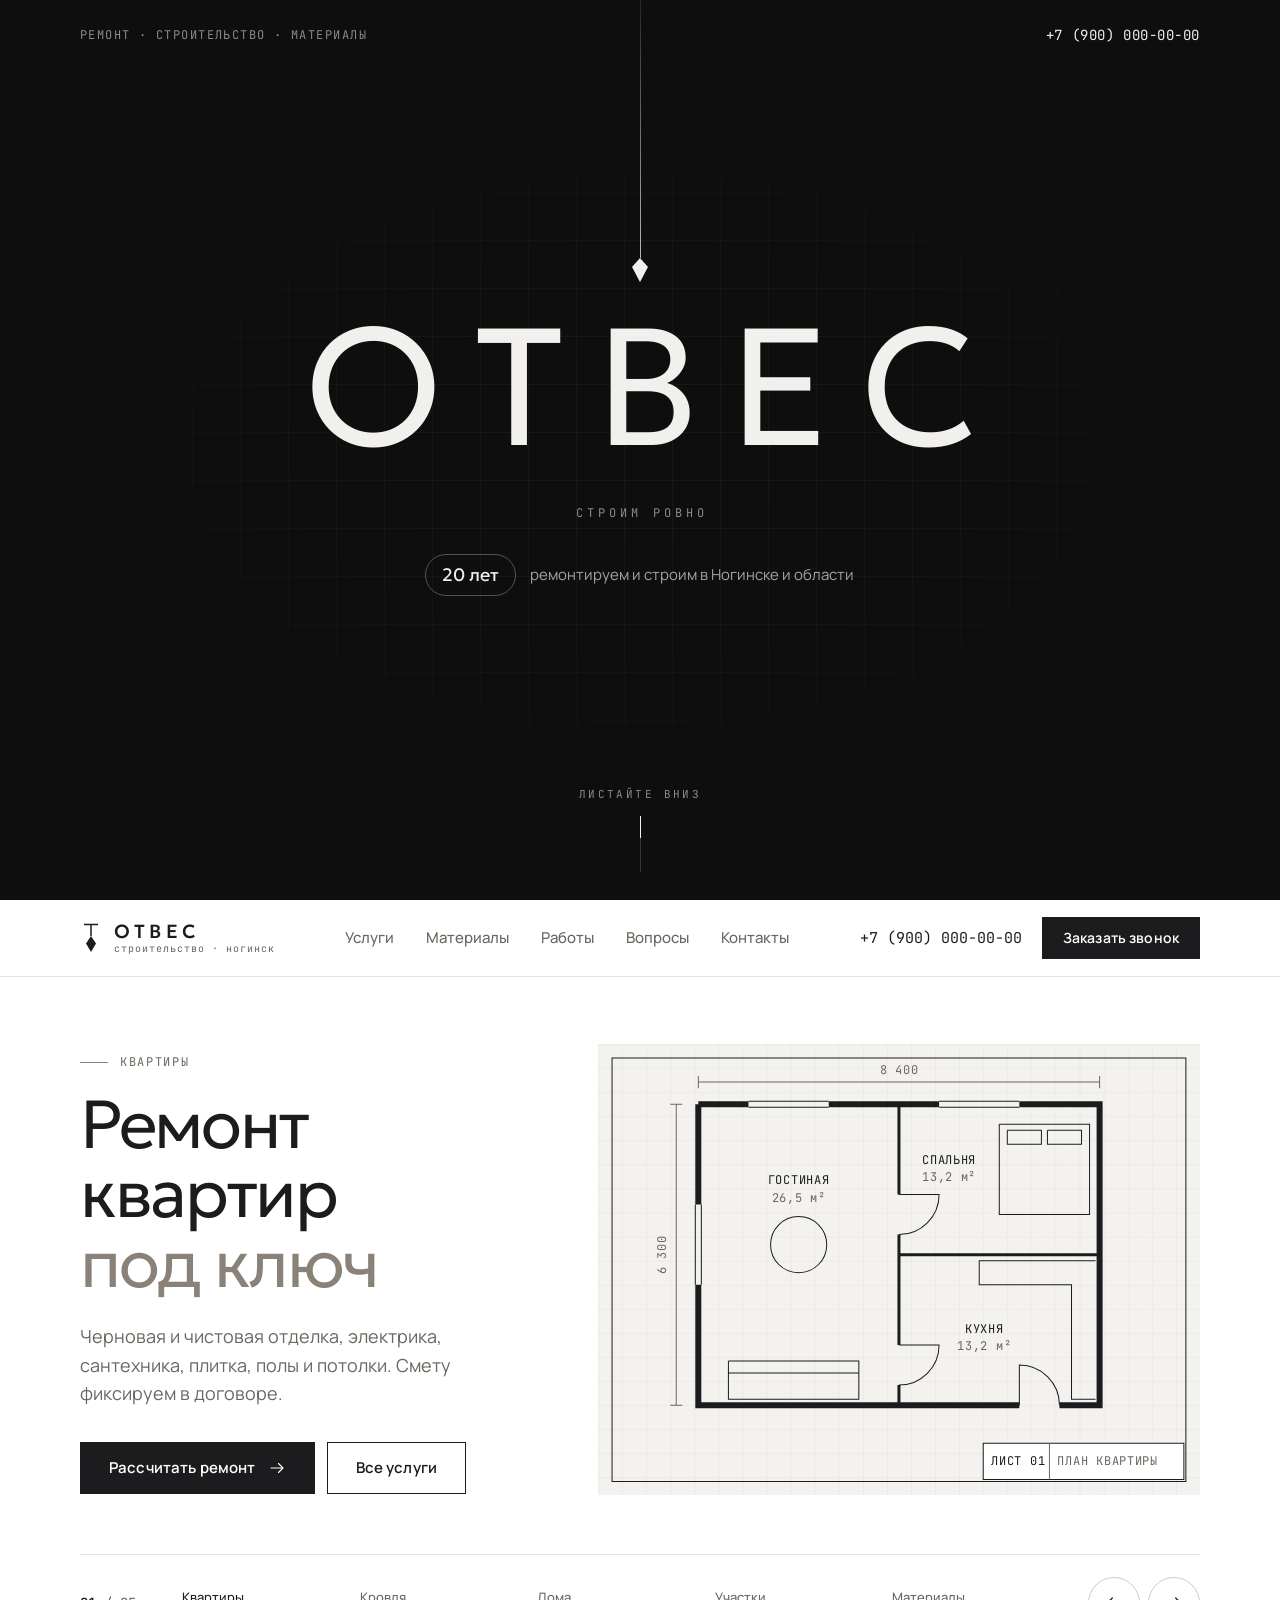
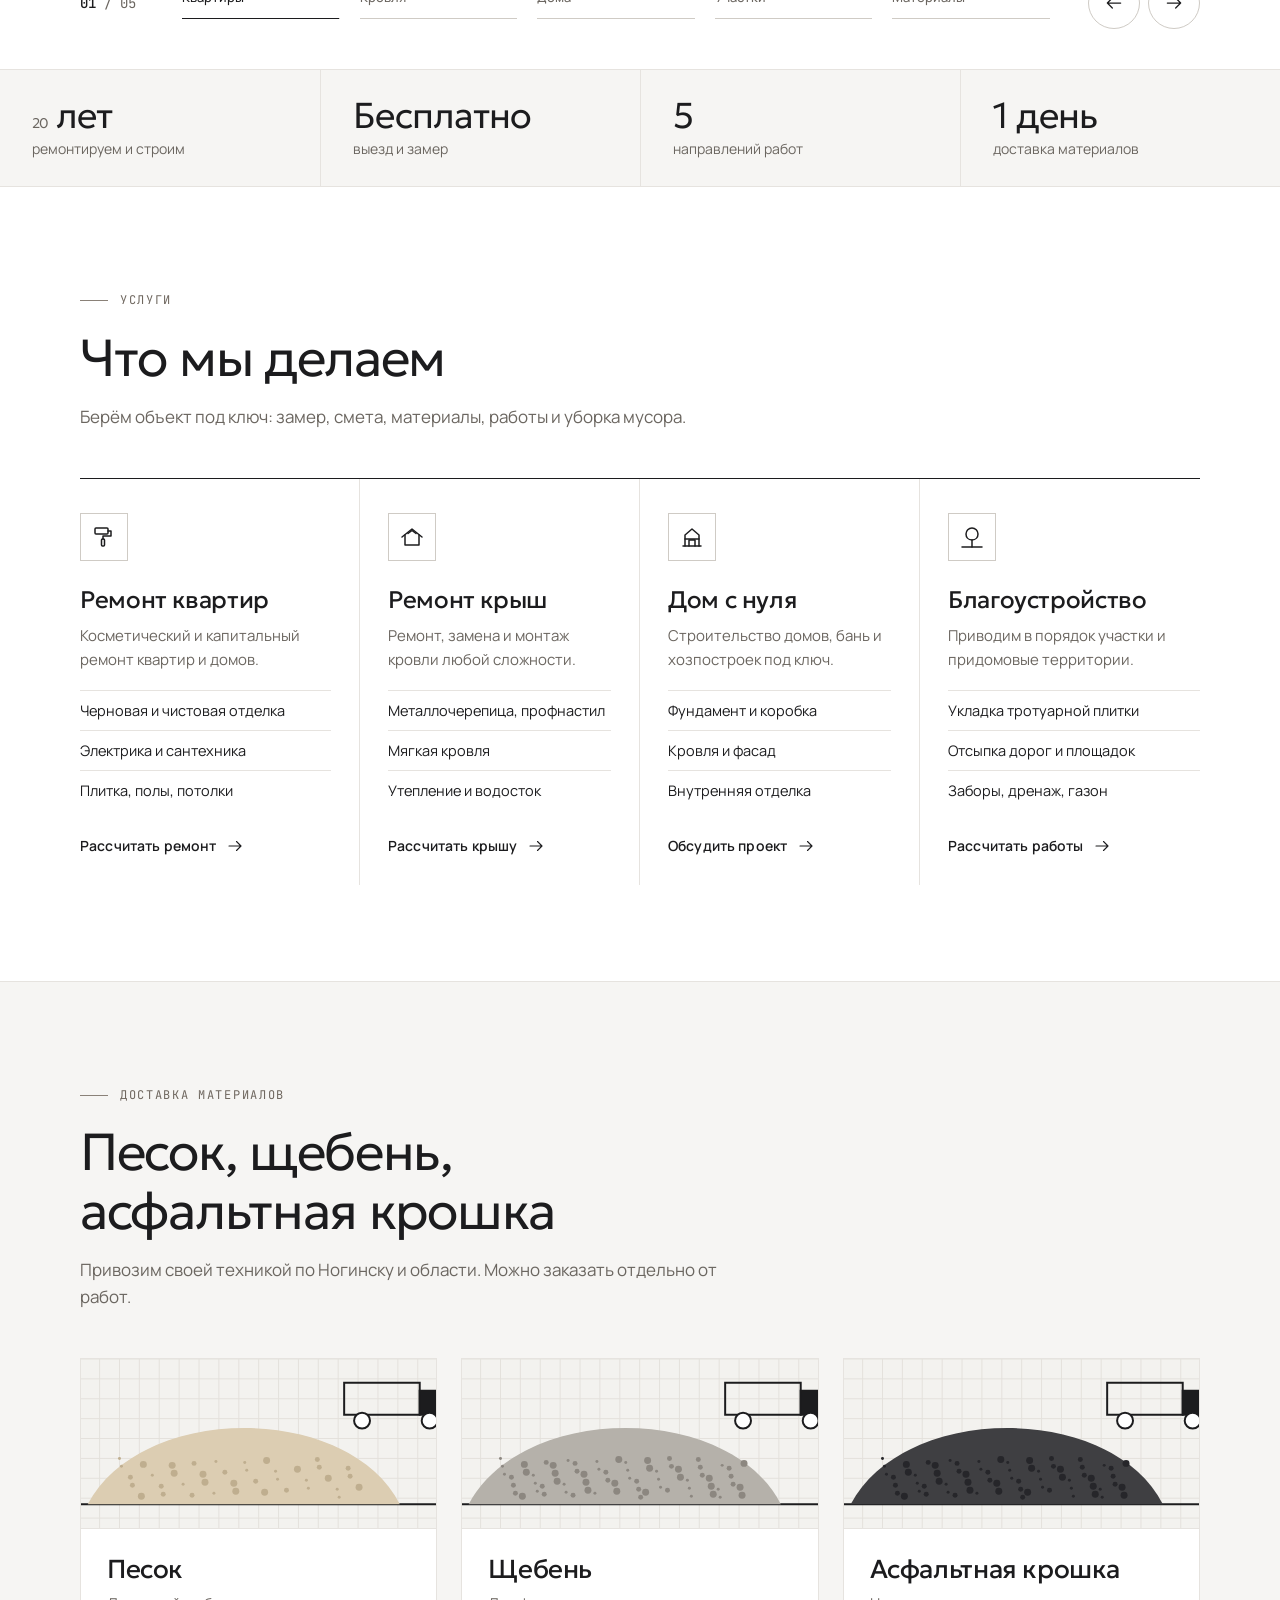
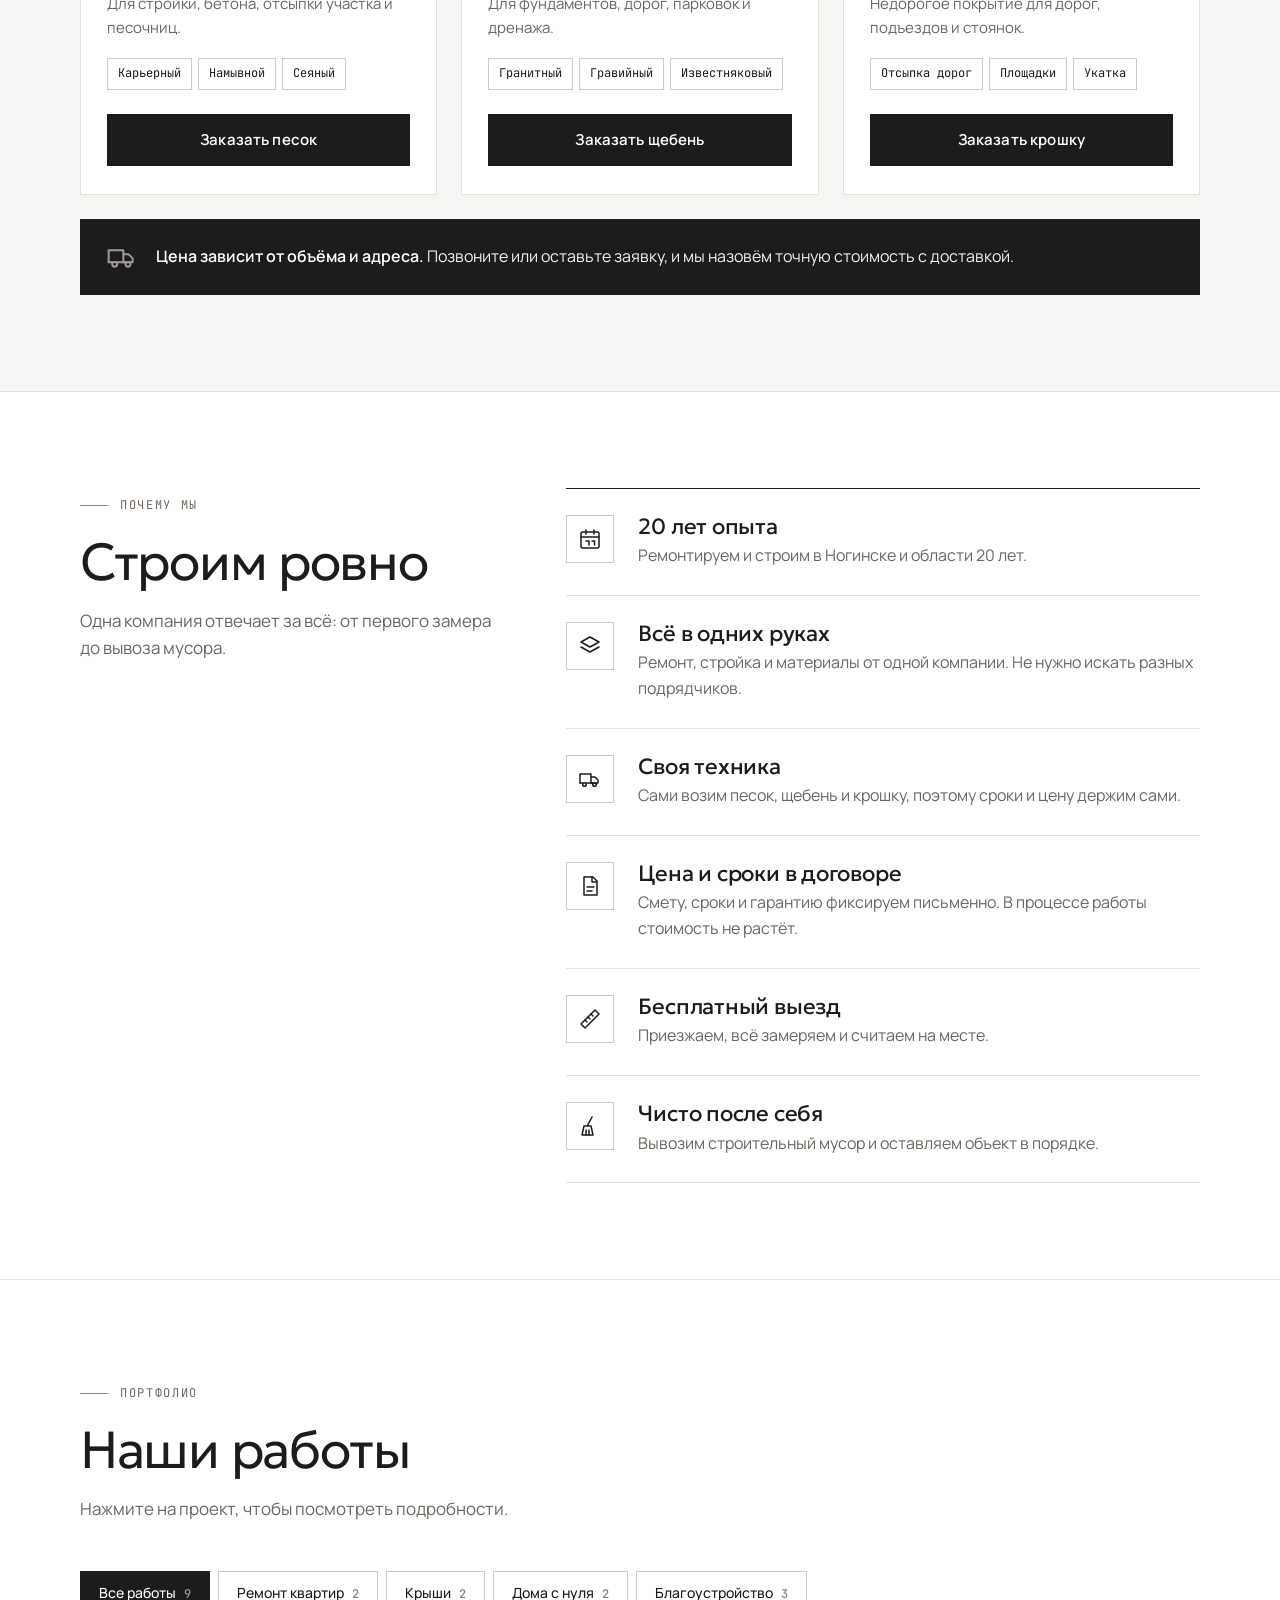
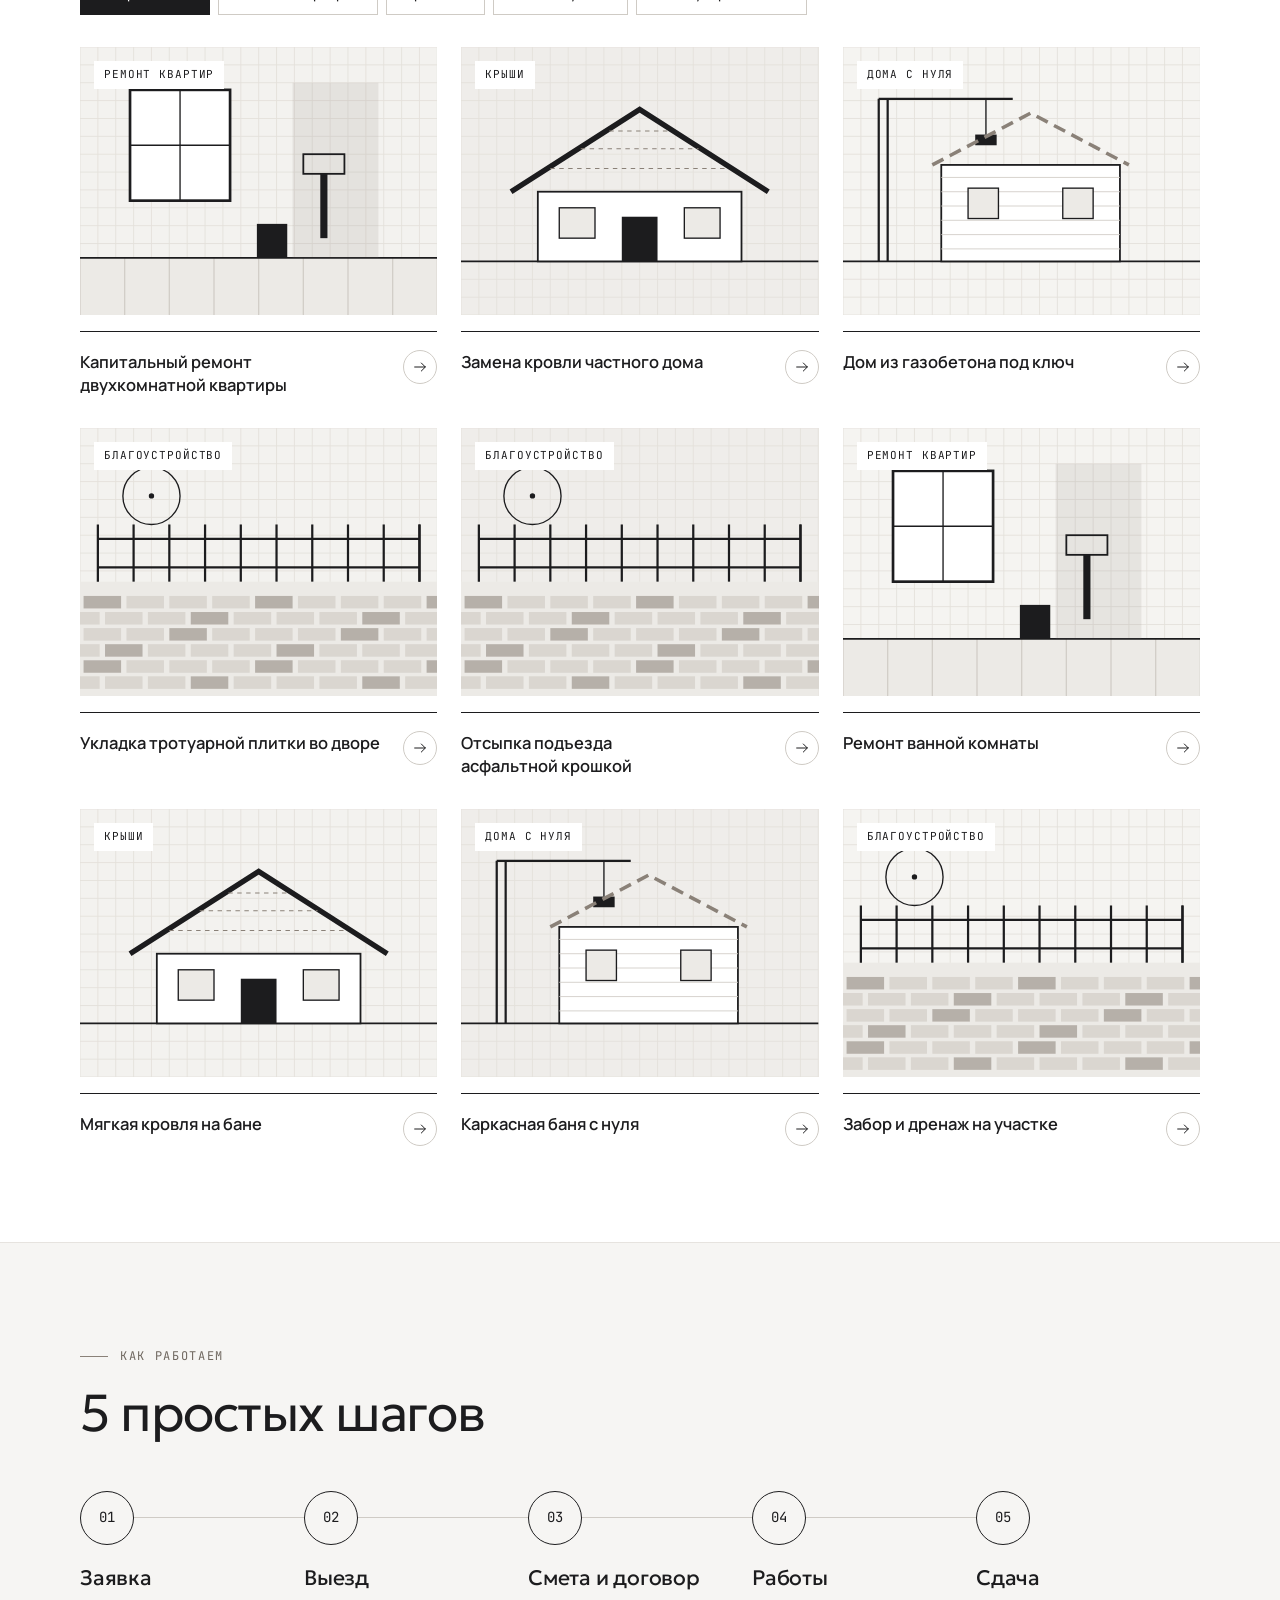
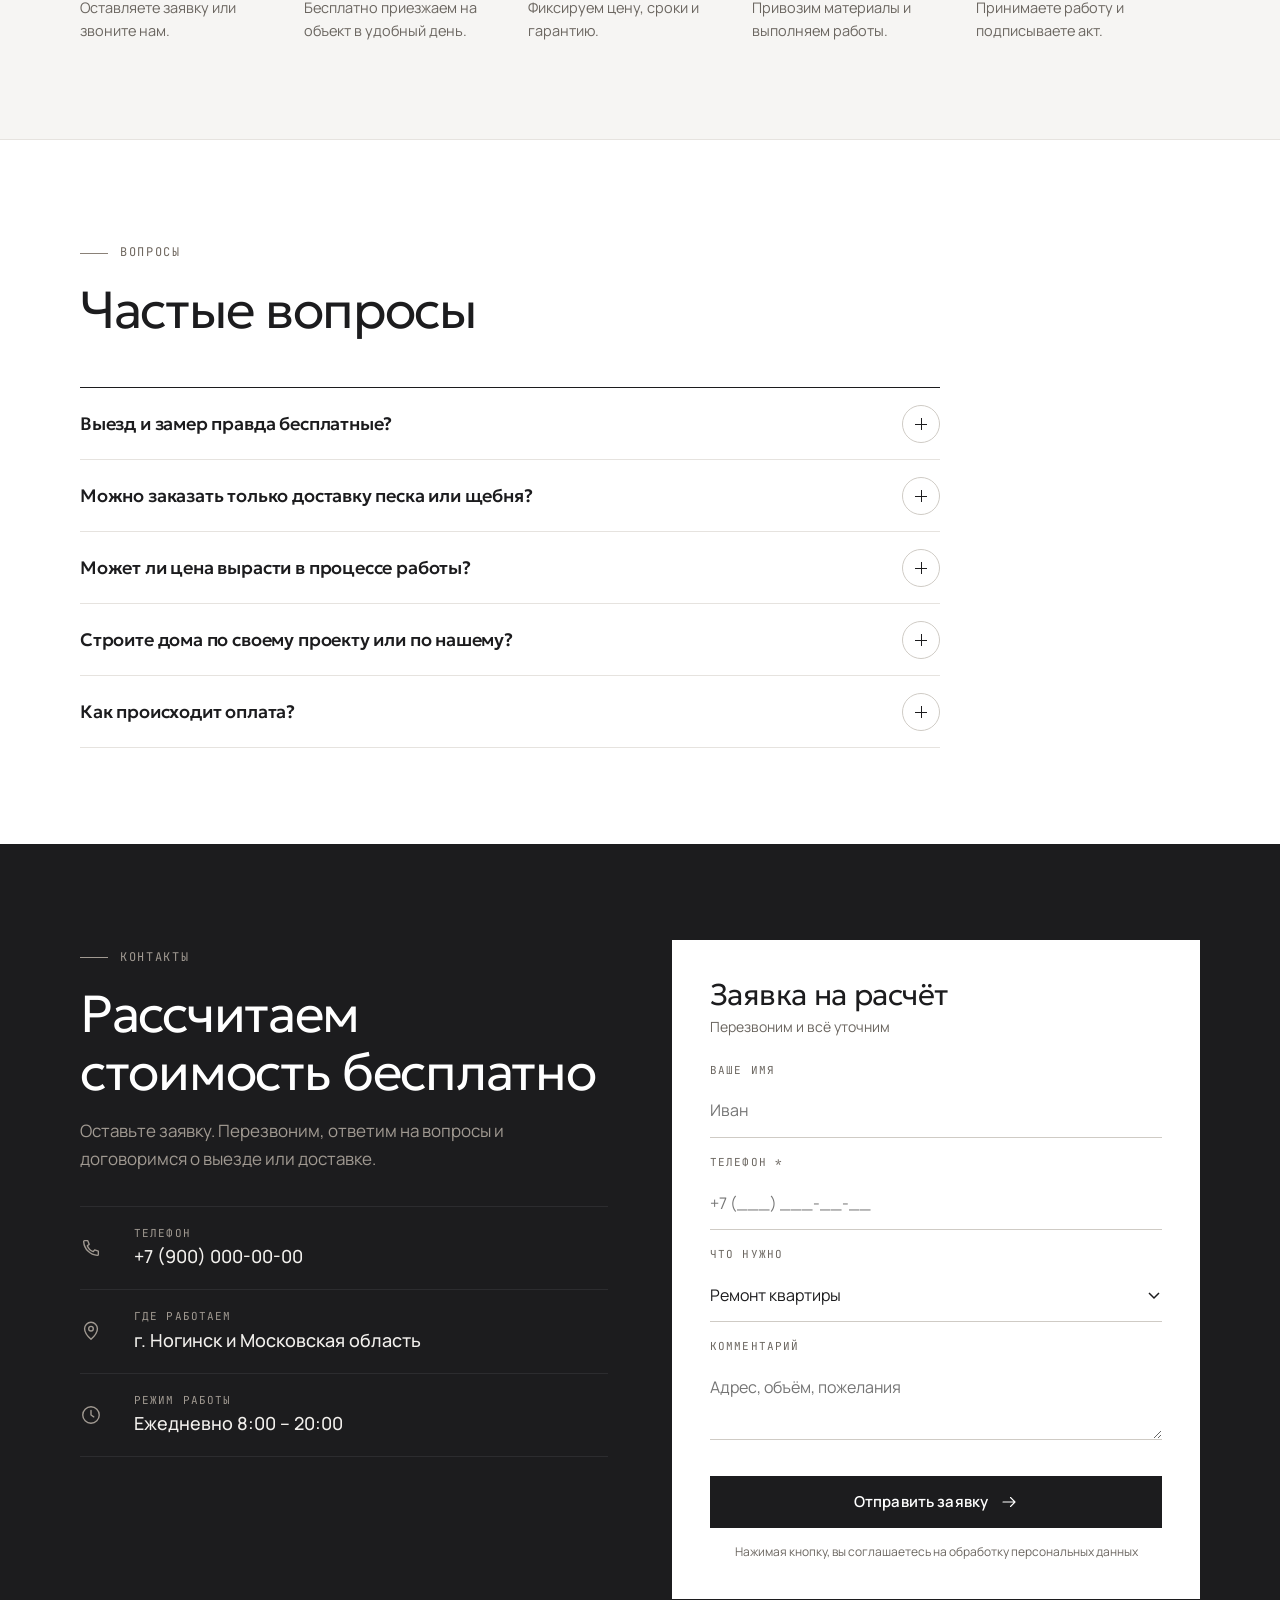
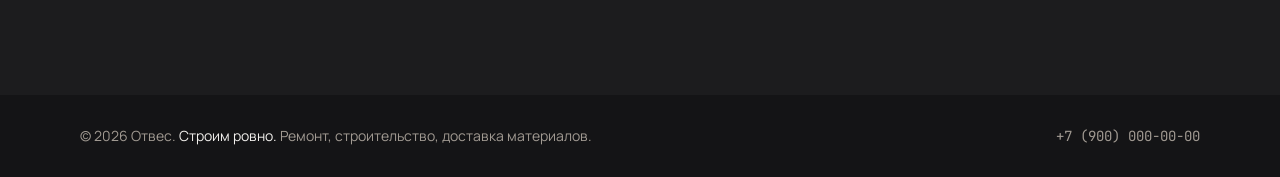
<file: demo/otves/index.html>
<!doctype html>
<html lang="ru">
<head>
<meta charset="utf-8">
<meta name="viewport" content="width=device-width,initial-scale=1,viewport-fit=cover">
<title>Отвес — строительство в Ногинске</title>
<meta name="description" content="20 лет опыта. Ремонт квартир, ремонт крыш, строительство домов с нуля, благоустройство участков. Доставка песка, щебня и асфальтной крошки по Ногинску и области.">
<link rel="preconnect" href="https://fonts.googleapis.com">
<link rel="preconnect" href="https://fonts.gstatic.com" crossorigin>
<link href="https://fonts.googleapis.com/css2?family=Geologica:wght@300;400;500;600&family=Manrope:wght@400;500;600;700&family=JetBrains+Mono:wght@400;500&display=swap" rel="stylesheet">
<style>
/* Стиль: архитектурное бюро. Белый, графит и тёплый серый. Тонкие линии вместо теней,
   заголовки — Geologica (лёгкий вес), текст — Manrope, цифры и подписи — JetBrains Mono, как на чертеже.
   Первый экран — слайдер: каждый слайд «рисует» свой чертёж линиями. */
:root{
  --bg:#FFFFFF;
  --bg2:#F6F5F3;       /* светлый тёплый серый для чередования секций */
  --panel:#F3F2EF;     /* фон чертежей */
  --ink:#1C1C1E;       /* графит */
  --muted:#6B6660;
  --line:#E6E3DF;
  --line-2:#CFCBC5;
  --accent:#8A8178;    /* тёплый серый */
  --accent-text:#6F675F;
  --on-dark:#F2F0ED;
  --on-dark-muted:#A19A92;
  --dark:#1C1C1E;
  --dark-2:#2C2C2F;
  --err:#B3261E;
  --f-head:"Geologica","Segoe UI",system-ui,sans-serif;
  --f-body:Manrope,"Segoe UI",system-ui,sans-serif;
  --f-mono:"JetBrains Mono",Consolas,ui-monospace,monospace;
  --ease:cubic-bezier(.77,0,.18,1);
  --ease-out:cubic-bezier(.16,.84,.3,1);
  --dur:7s;            /* время показа одного слайда */
  color-scheme:light;
}
*{box-sizing:border-box;margin:0;padding:0}
html{scroll-behavior:smooth;scroll-padding-top:90px}
body{font-family:var(--f-body);background:var(--bg);color:var(--ink);line-height:1.6;font-size:16px;padding-top:env(safe-area-inset-top,0px);padding-bottom:env(safe-area-inset-bottom,0px);-webkit-font-smoothing:antialiased}
img,svg{display:block;max-width:100%}
a{color:inherit;text-decoration:none}
button,input,select,textarea{font:inherit;color:inherit}
:focus-visible{outline:2px solid var(--ink);outline-offset:3px}
.container{width:100%;max-width:1200px;margin:0 auto;padding-inline:clamp(16px,4vw,40px)}
h1,h2,h3{line-height:1.12;text-wrap:balance;font-family:var(--f-head)}
h2{font-size:clamp(32px,4.2vw,52px);font-weight:300;letter-spacing:-.025em;margin-bottom:16px}
.section{padding:96px 0;border-top:1px solid var(--line)}
.section-head{max-width:660px;margin-bottom:48px}
.section-head p{color:var(--muted);font-size:17px}
.eyebrow{display:inline-flex;align-items:center;gap:12px;font-family:var(--f-mono);font-size:12px;letter-spacing:.14em;text-transform:uppercase;color:var(--accent-text);margin-bottom:18px}
.eyebrow::before{content:"";width:28px;height:1px;background:var(--accent)}
.ico{width:24px;height:24px;flex:none;fill:none;stroke:currentColor;stroke-width:1.5;stroke-linecap:round;stroke-linejoin:round}

.btn{display:inline-flex;align-items:center;justify-content:center;gap:12px;padding:16px 28px;border-radius:0;font-weight:600;font-size:15px;border:1px solid var(--ink);cursor:pointer;transition:background .3s,color .3s;font-family:inherit;line-height:1.2;letter-spacing:.01em}
.btn .ico{width:18px;height:18px;transition:transform .3s var(--ease-out)}
.btn:hover .ico{transform:translateX(4px)}
.btn-primary{background:var(--ink);color:#fff}
.btn-primary:hover{background:#000}
.btn-ghost{color:var(--ink);background:transparent}
.btn-ghost:hover{background:var(--ink);color:#fff}

/* Шапка */
header{position:sticky;top:env(safe-area-inset-top,0px);z-index:50;background:rgba(255,255,255,.9);backdrop-filter:blur(12px);-webkit-backdrop-filter:blur(12px);border-bottom:1px solid var(--line)}
.nav{display:flex;align-items:center;justify-content:space-between;height:76px;gap:20px}
.logo{display:flex;align-items:center;gap:12px}
.logo-mark{width:22px;height:30px;fill:none;stroke:var(--ink);stroke-width:1.5}
.logo-mark .bob{fill:var(--ink);stroke:none}
.logo-text{display:grid;line-height:1.15}
.logo-text b{font-family:var(--f-head);font-weight:500;font-size:19px;letter-spacing:.24em;text-transform:uppercase}
.logo-text small{font-family:var(--f-mono);font-size:10px;letter-spacing:.1em;color:var(--muted);text-transform:lowercase}
.menu{display:flex;gap:32px;font-weight:500;font-size:15px}
.menu a{position:relative;padding-block:6px;color:var(--muted);transition:color .2s}
.menu a::after{content:"";position:absolute;left:0;right:0;bottom:0;height:1px;background:var(--ink);transform:scaleX(0);transform-origin:right;transition:transform .35s var(--ease-out)}
.menu a:hover{color:var(--ink)}
.menu a:hover::after{transform:none;transform-origin:left}
.nav-right{display:flex;align-items:center;gap:20px}
.phone{font-family:var(--f-mono);font-size:15px;white-space:nowrap}
.phone-ico{display:none;width:44px;height:44px;border:1px solid var(--ink);place-items:center}
.nav-right .btn{padding:12px 20px;font-size:14px}
.burger{display:none;background:none;border:0;cursor:pointer;width:44px;height:44px}
.burger span{display:block;width:22px;height:1.5px;background:var(--ink);margin:6px auto;transition:.3s}
.burger[aria-expanded="true"] span:nth-child(1){transform:translateY(7.5px) rotate(45deg)}
.burger[aria-expanded="true"] span:nth-child(2){opacity:0}
.burger[aria-expanded="true"] span:nth-child(3){transform:translateY(-7.5px) rotate(-45deg)}

/* ===== Слайдер ===== */
.hero{padding:48px 0 40px;overflow:hidden}
.slides{display:grid;touch-action:pan-y}
.slide{grid-area:1/1;display:grid;grid-template-columns:minmax(0,.86fr) minmax(0,1.14fr);gap:clamp(32px,5vw,72px);align-items:center;visibility:hidden}
.slide.on,.slide.out{visibility:visible}
.slide.on{z-index:2}
.slide.out{z-index:1}
.s-text{min-width:0}
.s-text>*{opacity:0;transform:translateY(26px)}
.s-text>.s-title{opacity:1;transform:none}
.slide.on .s-text>*{opacity:1;transform:none;transition:opacity 1s var(--ease-out),transform 1s var(--ease-out);transition-delay:calc(.45s + var(--d,0) * .1s)}
.slide.out .s-text>*{opacity:0;transform:translateY(-14px);transition:opacity .35s ease,transform .45s var(--ease)}
.s-text>:nth-child(3){--d:3}
.s-text>:nth-child(4){--d:4}
.s-title{font-size:clamp(40px,5.3vw,76px);font-weight:300;letter-spacing:-.035em;line-height:1.02;margin-bottom:24px}
.s-title .ln{display:block;overflow:hidden;padding-bottom:.08em;margin-bottom:-.08em}
.s-title .ln>span{display:block;transform:translateY(110%)}
.s-title .ln:nth-child(2)>span{color:var(--accent)}
.slide.on .s-title .ln>span{transform:none;transition:transform 1.2s var(--ease);transition-delay:calc(.35s + var(--l,0) * .12s)}
.slide.out .s-title .ln>span{transform:translateY(-110%);transition:transform .55s var(--ease)}
.s-title .ln:nth-child(2){--l:1}
.s-lead{font-size:18px;color:var(--muted);max-width:30em;margin-bottom:34px}
.s-actions{display:flex;flex-wrap:wrap;gap:12px}
.s-art{position:relative;min-width:0;aspect-ratio:4/3;background:var(--panel);overflow:hidden;clip-path:inset(0 0 0 100%)}
.slides[data-dir="prev"] .s-art{clip-path:inset(0 100% 0 0)}
.slides .slide.on .s-art,.slides .slide.out .s-art{clip-path:inset(0)}
/* Свайп: слайд едет за пальцем (--drag задаёт скрипт) */
.slide{--drag:0px;--dop:1}
.slide.on .s-art{transform:translateX(calc(var(--drag) * .4));transition:clip-path 1.2s var(--ease),transform .7s var(--ease-out)}
.slide.out .s-art{transform:translateX(calc(var(--drag) * .4))}
.slide.on .s-text{transform:translateX(calc(var(--drag) * .2));opacity:var(--dop);transition:transform .7s var(--ease-out),opacity .5s ease}
.slide.out .s-text{transform:translateX(calc(var(--drag) * .2));opacity:var(--dop)}
.slides.dragging .slide.on .s-art,.slides.dragging .slide.on .s-text{transition:none}
.slides.dragging{user-select:none;-webkit-user-select:none;cursor:grabbing}
@media (hover:hover){.s-art{cursor:grab}.slides.dragging .s-art{cursor:grabbing}}
.s-art svg{width:100%;height:100%;transform:scale(1.07);transform-origin:50% 60%}
.slide.on .s-art svg{transform:none;transition:transform 2.2s var(--ease-out)}
.slide.out .s-art svg{transform:none}

/* Чертежи: линии «рисуются» при показе слайда */
.bgp{fill:url(#p-grid)}
.hat{fill:url(#p-hatch)} .til{fill:url(#p-tiles)} .dots{fill:url(#p-dots)}
.pg{fill:none;stroke:#E6E3DE;stroke-width:1}
.pt{fill:none;stroke:var(--line-2);stroke-width:1}
.pd{fill:var(--accent)}
.dw{fill:none;stroke:var(--ink);stroke-width:2;stroke-linecap:butt;stroke-linejoin:miter;stroke-dasharray:1;stroke-dashoffset:1}
.w1{stroke-width:1}.w3{stroke-width:3}.w5{stroke-width:5}.wall{stroke-width:6}
.slide.on .dw{stroke-dashoffset:0;transition:stroke-dashoffset 2s var(--ease-out) .5s}
.slide.on .dw.l2{transition-delay:1.05s}
.slide.out .dw{stroke-dashoffset:0}
.fd{opacity:0}
.slide.on .fd{opacity:1;transition:opacity 1s ease 1.4s}
.slide.out .fd{opacity:1}
.dim{fill:none;stroke:var(--muted);stroke-width:1}
.tb{fill:var(--bg);stroke:var(--ink);stroke-width:1}
.sv-t{font-family:var(--f-mono);font-size:12px;fill:var(--muted);letter-spacing:.06em}
.sv-b{fill:var(--ink)}

/* Управление слайдером */
.s-controls{display:grid;grid-template-columns:auto minmax(0,1fr) auto;gap:clamp(16px,3vw,40px);align-items:center;margin-top:40px;padding-top:22px;border-top:1px solid var(--line)}
.s-count{font-family:var(--f-mono);font-size:14px;color:var(--muted);font-variant-numeric:tabular-nums;min-width:64px}
.s-count b{color:var(--ink);font-weight:500}
.s-tabs{display:grid;grid-template-columns:repeat(5,minmax(0,1fr));gap:clamp(8px,1.6vw,20px)}
.s-tab{background:none;border:0;text-align:left;cursor:pointer;padding:8px 0;font:500 13px var(--f-body);color:var(--muted);display:grid;gap:12px;transition:color .3s;min-width:0}
.s-tab span{white-space:nowrap;overflow:hidden;text-overflow:ellipsis}
.s-tab:hover,.s-tab.on{color:var(--ink)}
.s-tab i{display:block;height:1px;background:var(--line-2);position:relative;overflow:hidden}
.s-tab i b{position:absolute;inset:-1px 0;background:var(--ink);transform:scaleX(0);transform-origin:left}
.s-tab.on i b{animation:prog var(--dur) linear forwards}
.hero.paused .s-tab.on i b,.hero.away .s-tab.on i b,.hero.off .s-tab.on i b{animation-play-state:paused}
@keyframes prog{to{transform:scaleX(1)}}
.s-arrows{display:flex;gap:8px}
.s-arrow{width:52px;height:52px;border-radius:50%;border:1px solid var(--line-2);background:none;display:grid;place-items:center;cursor:pointer;transition:background .3s,border-color .3s,color .3s}
.s-arrow:hover{background:var(--ink);border-color:var(--ink);color:#fff}
.s-arrow .ico{width:20px;height:20px}

/* Факты под слайдером */
.facts{display:grid;grid-template-columns:repeat(4,minmax(0,1fr));border-top:1px solid var(--line);background:var(--bg2)}
.facts div{padding:26px clamp(16px,3vw,32px);display:grid;gap:2px}
.facts div+div{border-left:1px solid var(--line)}
.facts b{font-family:var(--f-head);font-weight:300;font-size:clamp(26px,3vw,36px);letter-spacing:-.02em;line-height:1.1}
.facts span{font-size:14px;color:var(--muted)}

/* Услуги */
.services-grid{display:grid;grid-template-columns:repeat(4,minmax(0,1fr));border-top:1px solid var(--ink)}
.card{padding:34px 28px 30px 0;display:flex;flex-direction:column;border-right:1px solid var(--line)}
.card+.card{padding-left:28px}
.card:last-child{border-right:0;padding-right:0}
.icon{width:48px;height:48px;border:1px solid var(--line-2);display:grid;place-items:center;margin-bottom:26px;transition:background .3s,color .3s,border-color .3s}
.card:hover .icon{background:var(--ink);color:#fff;border-color:var(--ink)}
.card h3{font-weight:400;font-size:24px;letter-spacing:-.015em;margin-bottom:10px}
.card p{color:var(--muted);font-size:15px;margin-bottom:18px}
.card ul{list-style:none;font-size:14.5px;margin-bottom:26px}
.card li{padding:8px 0;border-top:1px solid var(--line)}
.card .more{margin-top:auto;display:inline-flex;align-items:center;gap:10px;font:600 14px var(--f-body);color:var(--ink);background:none;border:0;cursor:pointer;padding:0;text-align:left;letter-spacing:.01em}
.card .more .ico{width:18px;height:18px;transition:transform .3s var(--ease-out)}
.card .more:hover .ico{transform:translateX(5px)}

/* Материалы */
.materials{background:var(--bg2)}
.mat-grid{display:grid;grid-template-columns:repeat(3,minmax(0,1fr));gap:24px}
.mat{background:var(--bg);display:flex;flex-direction:column;border:1px solid var(--line)}
.mat-top{height:170px;border-bottom:1px solid var(--line);overflow:hidden}
.mat-top svg{width:100%;height:100%;transition:transform .8s var(--ease-out)}
.mat:hover .mat-top svg{transform:scale(1.04)}
.mat-body{padding:26px 26px 28px;display:flex;flex-direction:column;flex:1}
.mat-body h3{font-weight:400;font-size:26px;letter-spacing:-.015em;margin-bottom:8px}
.mat-body p{color:var(--muted);font-size:15px;margin-bottom:18px}
.chips{display:flex;flex-wrap:wrap;gap:6px;margin-bottom:24px}
.chips span{font-family:var(--f-mono);font-size:12px;padding:5px 10px;border:1px solid var(--line-2)}
.mat .btn{margin-top:auto}
.delivery-note{margin-top:24px;display:flex;gap:18px;align-items:center;background:var(--dark);color:var(--on-dark);padding:22px 26px}
.delivery-note .ico{width:32px;height:32px;color:var(--on-dark-muted)}
.delivery-note b{color:#fff;font-weight:600}

/* Почему мы */
.why-wrap{display:grid;grid-template-columns:minmax(0,.8fr) minmax(0,1.2fr);gap:64px;align-items:start}
.why-wrap .section-head{margin-bottom:0;position:sticky;top:120px}
.why-list{list-style:none;border-top:1px solid var(--ink)}
.why-item{display:grid;grid-template-columns:48px minmax(0,1fr);gap:24px;padding:26px 0;border-bottom:1px solid var(--line)}
.why-item .ic{width:48px;height:48px;border:1px solid var(--line-2);display:grid;place-items:center}
.why-item h3{font-weight:400;font-size:22px;letter-spacing:-.01em;margin-bottom:4px}
.why-item p{color:var(--muted)}

/* Портфолио */
.filters{display:flex;gap:8px;flex-wrap:wrap;margin-bottom:32px}
.filter{padding:10px 18px;border:1px solid var(--line-2);background:var(--bg);font-weight:500;font-size:14px;cursor:pointer;transition:.25s;color:var(--ink)}
.filter:hover{border-color:var(--ink)}
.filter.active{background:var(--ink);border-color:var(--ink);color:#fff}
.filter .cnt{font-family:var(--f-mono);font-size:12px;margin-left:8px;opacity:.55}
.portfolio-grid{display:grid;grid-template-columns:repeat(3,minmax(0,1fr));gap:32px 24px}
.work{cursor:pointer}
.work.hide{display:none}
.work.fade{animation:fade .6s var(--ease-out)}
@keyframes fade{from{opacity:0;transform:translateY(12px)}to{opacity:1;transform:none}}
.work-img{aspect-ratio:4/3;overflow:hidden;position:relative;background:var(--panel)}
.work-img svg,.work-img img{width:100%;height:100%;object-fit:cover;transition:transform .9s var(--ease-out)}
.work:hover .work-img svg,.work:hover .work-img img{transform:scale(1.05)}
.tag{position:absolute;top:14px;left:14px;background:var(--bg);color:var(--ink);padding:5px 10px;font-family:var(--f-mono);font-size:11px;letter-spacing:.08em;text-transform:uppercase}
.work-body{padding:18px 0 0;display:flex;justify-content:space-between;gap:16px;align-items:flex-start;border-top:1px solid var(--ink);margin-top:16px}
.work-body h3{font-family:var(--f-body);font-size:16.5px;font-weight:600;line-height:1.4}
.work-body .go{flex:none;width:34px;height:34px;border-radius:50%;border:1px solid var(--line-2);display:grid;place-items:center;transition:.3s}
.work-body .go .ico{width:16px;height:16px}
.work:hover .go{background:var(--ink);border-color:var(--ink);color:#fff}
.work-meta{display:flex;gap:14px;font-family:var(--f-mono);font-size:12px;color:var(--muted);flex-wrap:wrap;margin-top:8px}
.work-meta span{display:inline-flex;align-items:center;gap:6px}
.work-meta .ico{width:14px;height:14px}

/* Окна */
.modal{position:fixed;inset:0;background:rgba(20,20,22,.6);backdrop-filter:blur(4px);-webkit-backdrop-filter:blur(4px);display:none;align-items:center;justify-content:center;z-index:100;padding:20px}
.modal.open{display:flex;animation:mfade .3s ease}
@keyframes mfade{from{opacity:0}to{opacity:1}}
.modal.open .modal-box{animation:fade .5s var(--ease-out)}
.modal-box{background:var(--bg);max-width:900px;width:100%;max-height:92vh;overflow:auto;position:relative}
.modal-close{position:absolute;top:14px;right:14px;width:44px;height:44px;border-radius:50%;border:0;background:var(--ink);color:#fff;font-size:22px;line-height:1;cursor:pointer;z-index:2}
.lb-img{aspect-ratio:16/9;overflow:hidden;background:var(--panel)}
.lb-img svg,.lb-img img{width:100%;height:100%;object-fit:cover}
.lb-body{padding:32px 36px 36px}
.lb-body h3{font-weight:300;font-size:32px;letter-spacing:-.02em;margin-bottom:12px}
.lb-body p{color:var(--muted);margin-bottom:24px}
.lb-facts{display:grid;grid-template-columns:repeat(3,minmax(0,1fr));margin-bottom:28px;border-top:1px solid var(--ink);border-bottom:1px solid var(--line)}
.lb-facts div{padding:14px 16px 14px 0}
.lb-facts div+div{border-left:1px solid var(--line);padding-left:16px}
.lb-facts span{display:block;font-family:var(--f-mono);font-size:11px;letter-spacing:.1em;text-transform:uppercase;color:var(--muted)}
.lb-facts b{font-size:16px;font-weight:600}
.lb-nav{display:flex;justify-content:space-between;gap:10px;flex-wrap:wrap}
.form-modal .modal-box{max-width:480px;padding:40px}

/* Этапы */
.steps{background:var(--bg2)}
.steps-grid{display:grid;grid-template-columns:repeat(5,minmax(0,1fr));counter-reset:s;list-style:none}
.step{padding:0 24px 0 0;position:relative}
.step::before{counter-increment:s;content:"0" counter(s);display:grid;place-items:center;width:52px;height:52px;border-radius:50%;border:1px solid var(--ink);background:var(--bg2);font-family:var(--f-mono);font-size:14px;margin-bottom:22px;position:relative;z-index:1}
.step::after{content:"";position:absolute;top:26px;left:52px;right:0;height:1px;background:var(--line-2)}
.step:last-child::after{display:none}
.step h3{font-weight:400;font-size:21px;letter-spacing:-.01em;margin-bottom:6px}
.step p{font-size:14.5px;color:var(--muted)}

/* Вопросы */
.faq-list{max-width:860px;border-top:1px solid var(--ink)}
.faq{border-bottom:1px solid var(--line)}
.faq button{width:100%;text-align:left;background:none;border:0;padding:24px 56px 24px 0;font:500 18px var(--f-head);letter-spacing:-.01em;cursor:pointer;position:relative;color:var(--ink)}
.faq button::after{content:"";position:absolute;right:0;top:50%;width:36px;height:36px;margin-top:-18px;border-radius:50%;border:1px solid var(--line-2);background:linear-gradient(var(--ink),var(--ink)) center/12px 1px no-repeat,linear-gradient(var(--ink),var(--ink)) center/1px 12px no-repeat;transition:transform .4s var(--ease),background-color .3s}
.faq.open button::after{transform:rotate(45deg)}
.faq .ans{max-height:0;overflow:hidden;transition:max-height .5s var(--ease);color:var(--muted)}
.faq .ans p{padding-bottom:24px;max-width:64ch}

/* Контакты */
.contact{background:var(--dark);color:var(--on-dark);border-top:0}
.contact-grid{display:grid;grid-template-columns:minmax(0,1fr) minmax(0,1fr);gap:64px;align-items:start}
.contact h2{color:#fff}
.contact .eyebrow{color:var(--on-dark-muted)}
.contact .eyebrow::before{background:var(--on-dark-muted)}
.contact .lead{color:var(--on-dark-muted);margin-bottom:34px;font-size:17px}
.contact-info{border-top:1px solid var(--dark-2)}
.contact-info>div{display:grid;grid-template-columns:40px minmax(0,1fr);gap:14px;align-items:center;padding:18px 0;border-bottom:1px solid var(--dark-2)}
.contact-info .ico{color:var(--on-dark-muted);width:22px;height:22px;justify-self:start}
.contact-info span{display:block;color:var(--on-dark-muted);font-family:var(--f-mono);font-size:11px;letter-spacing:.1em;text-transform:uppercase}
.contact-info b{font-size:18px;font-weight:500}
.form{background:var(--bg);color:var(--ink);padding:38px}
.form h3{font-weight:300;font-size:30px;letter-spacing:-.02em;margin-bottom:4px}
.form .sub{color:var(--muted);font-size:14px;margin-bottom:24px}
.field{margin-bottom:16px}
.field label{display:block;font-family:var(--f-mono);font-size:11px;letter-spacing:.1em;text-transform:uppercase;color:var(--muted);margin-bottom:6px}
.field input,.field select,.field textarea{width:100%;padding:13px 0;border:0;border-bottom:1px solid var(--line-2);background:transparent;font-size:16px;color:var(--ink);border-radius:0;transition:border-color .2s}
.field select{appearance:none;-webkit-appearance:none;background:url("data:image/svg+xml,%3Csvg xmlns='http://www.w3.org/2000/svg' width='12' height='8' fill='none' stroke='%231C1C1E' stroke-width='1.5'%3E%3Cpath d='M1 1l5 5 5-5'/%3E%3C/svg%3E") right 2px center no-repeat;padding-right:24px}
.field input:focus,.field select:focus,.field textarea:focus{outline:none;border-color:var(--ink)}
.field.err input{border-color:var(--err)}
.field .hint{display:none;color:var(--err);font-size:13px;margin-top:6px}
.field.err .hint{display:block}
.form .btn{width:100%;margin-top:12px}
.agree{font-size:12px;color:var(--muted);margin-top:14px;text-align:center}
.success{display:none;text-align:center;padding:24px 0}
.success .ok{width:64px;height:64px;border-radius:50%;border:1px solid var(--ink);display:grid;place-items:center;margin:0 auto 18px}
.success .ok .ico{width:28px;height:28px}
.success h3{font-weight:300;font-size:28px;margin-bottom:6px}

footer{background:#141416;color:var(--on-dark-muted);padding:30px 0;font-size:14px}
footer .container{display:flex;justify-content:space-between;gap:16px;flex-wrap:wrap}
footer a{font-family:var(--f-mono)}
footer .slogan{color:var(--on-dark)}

.float-call{position:fixed;right:16px;bottom:calc(16px + env(safe-area-inset-bottom,0px));width:56px;height:56px;border-radius:50%;background:var(--ink);color:#fff;display:none;place-items:center;z-index:40;box-shadow:0 0 0 4px rgba(255,255,255,.9)}
.float-call .ico{width:24px;height:24px}

@media(max-width:1024px){
  .services-grid{grid-template-columns:repeat(2,minmax(0,1fr))}
  .card,.card+.card{padding:30px 24px 30px 0}
  .card:nth-child(2n){padding-left:24px;padding-right:0;border-right:0}
  .card:nth-child(n+3){border-top:1px solid var(--line)}
  .mat-grid{grid-template-columns:repeat(2,minmax(0,1fr))}
  .steps-grid{grid-template-columns:repeat(3,minmax(0,1fr));row-gap:40px}
  .step:nth-child(3)::after{display:none}
}
@media(max-width:860px){
  .menu{position:fixed;top:77px;left:0;right:0;background:var(--bg);flex-direction:column;padding:12px clamp(16px,4vw,40px) 24px;gap:0;border-bottom:1px solid var(--line);transform:translateY(-140%);visibility:hidden;transition:transform .45s var(--ease),visibility 0s .45s;z-index:-1}
  .menu.open{transform:none;visibility:visible;transition:transform .45s var(--ease),visibility 0s}
  .menu a{padding:14px 0;font-size:18px;color:var(--ink);border-bottom:1px solid var(--line)}
  .menu a::after{display:none}
  .burger{display:block}
  .nav-right .btn,.phone{display:none}
  .phone-ico{display:grid}
  .hero{padding:28px 0 28px}
  .facts{grid-template-columns:repeat(2,minmax(0,1fr))}
  .facts div:nth-child(3){border-left:0}
  .facts div:nth-child(n+3){border-top:1px solid var(--line)}
  .slide{grid-template-columns:1fr;gap:28px;align-items:start}
  .s-lead{margin-bottom:26px}
  .contact-grid,.why-wrap{grid-template-columns:1fr;gap:40px}
  .why-wrap .section-head{position:static}
  .portfolio-grid{grid-template-columns:repeat(2,minmax(0,1fr))}
  .float-call{display:grid}
  .section{padding:68px 0}
  footer{padding-bottom:96px}
}
@media(max-width:640px){
  .s-tab span{display:none}
  .s-tab{gap:0;padding:14px 0}
  .s-arrow{width:44px;height:44px}
  .facts{grid-template-columns:1fr}
  .facts div{grid-template-columns:minmax(0,1fr) auto;align-items:baseline;padding-block:16px}
  .facts div+div{border-left:0;border-top:1px solid var(--line)}
  .facts b{order:2;font-size:24px}
  .services-grid,.portfolio-grid,.mat-grid{grid-template-columns:1fr}
  .card,.card+.card,.card:nth-child(2n){padding:28px 0;border-right:0}
  .card+.card{border-top:1px solid var(--line)}
  .steps-grid{grid-template-columns:1fr;row-gap:0}
  .step{display:grid;grid-template-columns:52px minmax(0,1fr);column-gap:20px;padding:0 0 28px}
  .step::before{grid-row:span 2;margin:0}
  .step::after,.step:nth-child(3)::after{display:block;top:52px;bottom:0;left:26px;right:auto;width:1px;height:auto}
  .step:last-child::after{display:none}
  .lb-facts{grid-template-columns:1fr}
  .lb-facts div+div{border-left:0;padding-left:0;border-top:1px solid var(--line)}
  .lb-body{padding:24px}
  .lb-nav .btn{flex:1;padding:14px 10px}
  #lbOrder{order:-1;flex-basis:100%}
  .form,.form-modal .modal-box{padding:26px}
  .delivery-note{align-items:flex-start}
}
/* ===== Заставка: название на чёрном фоне ===== */
.intro{position:relative;min-height:100vh;min-height:100svh;background:#0E0E0F;color:#F2F0ED;overflow:hidden;display:grid;grid-template-rows:auto 1fr auto;isolation:isolate}
.intro::before{content:"";position:absolute;inset:0;z-index:-1;background-image:linear-gradient(rgba(255,255,255,.045) 1px,transparent 1px),linear-gradient(90deg,rgba(255,255,255,.045) 1px,transparent 1px);background-size:48px 48px;-webkit-mask-image:radial-gradient(ellipse 70% 60% at 50% 50%,#000 15%,transparent 75%);mask-image:radial-gradient(ellipse 70% 60% at 50% 50%,#000 15%,transparent 75%)}
.intro-top{position:relative;z-index:2;grid-row:1;display:flex;justify-content:space-between;align-items:center;gap:16px;padding-block:24px;font-family:var(--f-mono);font-size:12px;letter-spacing:.12em;text-transform:uppercase;color:#8F8981;animation:ifade 1s ease 1.8s both}
.intro-top a{color:#F2F0ED;letter-spacing:.04em;text-transform:none;font-size:14px}
.intro-stage{position:absolute;inset:0;display:grid;place-items:center;text-align:center;padding:0 16px;will-change:transform,opacity;transform-origin:50% 30%}
.plumb{position:absolute;top:0;left:50%;width:0;display:flex;flex-direction:column;align-items:center;transform-origin:50% 0;animation:swing 3.6s cubic-bezier(.45,0,.55,1) .7s both}
.plumb .cord{width:1px;height:var(--cord,30vh);background:linear-gradient(rgba(242,240,237,.1),rgba(242,240,237,.75));transform-origin:top;animation:drop 1.1s var(--ease-out) .15s both}
.plumb .bob{width:16px;height:24px;max-width:none;flex:none;fill:#F2F0ED;animation:ifade .5s ease .85s both}
.intro-in{display:grid;justify-items:center}
.intro-name{font-family:var(--f-head);font-weight:300;font-size:clamp(56px,13vw,184px);letter-spacing:.18em;padding-left:.18em;line-height:1;text-transform:uppercase;display:flex;justify-content:center;overflow:hidden;padding-bottom:.05em}
.intro-name .ch{display:inline-block;transform:translateY(105%);animation:up 1.3s var(--ease) both;animation-delay:calc(.6s + var(--i) * .08s)}
.intro-tag{margin-top:26px;font-family:var(--f-mono);font-size:12px;letter-spacing:.34em;padding-left:.34em;text-transform:uppercase;color:#8F8981;animation:ifade 1s ease 1.5s both}
.intro-years{margin-top:30px;display:flex;flex-wrap:wrap;justify-content:center;align-items:center;gap:12px 14px;font-size:15px;color:#A9A39B;animation:ifade 1s ease 1.8s both}
.intro-years b{font-family:var(--f-head);font-weight:400;font-size:18px;color:#F2F0ED;border:1px solid rgba(242,240,237,.3);padding:6px 16px;border-radius:999px}
.intro-cue{position:relative;z-index:2;grid-row:3;align-self:end;justify-self:center;display:grid;justify-items:center;gap:12px;padding:12px 12px 28px;font-family:var(--f-mono);font-size:11px;letter-spacing:.22em;text-transform:uppercase;color:#8F8981;animation:ifade 1s ease 2.2s both}
.intro-cue i{width:1px;height:56px;background:rgba(242,240,237,.18);position:relative;overflow:hidden}
.intro-cue i::after{content:"";position:absolute;left:0;top:0;width:1px;height:40%;background:#F2F0ED;animation:cue 1.9s var(--ease) infinite}
.intro-cue:hover{color:#F2F0ED}
@keyframes drop{from{transform:scaleY(0)}}
@keyframes swing{0%{transform:rotate(8deg)}20%{transform:rotate(-5.5deg)}40%{transform:rotate(3.4deg)}60%{transform:rotate(-1.8deg)}80%{transform:rotate(.7deg)}100%{transform:rotate(0deg)}}
@keyframes up{to{transform:none}}
@keyframes ifade{from{opacity:0;transform:translateY(10px)}}
@keyframes cue{0%{transform:translateY(-100%)}100%{transform:translateY(250%)}}
@media(max-width:640px){.intro-top span{display:none}.intro-top{justify-content:flex-end}}
.float-call{transition:opacity .4s ease}
body.in-intro .float-call{opacity:0;pointer-events:none}

/* ===== Появление блоков при прокрутке ===== */
.rv-on .rv{opacity:0;transform:translateY(36px);transition:opacity 1s var(--ease-out),transform 1.2s var(--ease-out);transition-delay:calc(var(--i,0) * 90ms)}
.rv-on .rv.in{opacity:1;transform:none}
.rv-on .rv .eyebrow::before{transform:scaleX(0);transform-origin:left;transition:transform 1s var(--ease) .35s}
.rv-on .rv.in .eyebrow::before{transform:none}

@media (prefers-reduced-motion:reduce){
  html{scroll-behavior:auto}
  *,*::before,*::after{transition-duration:.01ms!important;transition-delay:0s!important;animation:none!important}
  .intro-name .ch{transform:none}
}
</style>
</head>
<body class="in-intro">

<!-- Иконки и узоры для чертежей -->
<svg width="0" height="0" style="position:absolute" aria-hidden="true">
  <defs>
    <pattern id="p-grid" width="24" height="24" patternUnits="userSpaceOnUse"><path class="pg" d="M24 0H0V24"/></pattern>
    <pattern id="p-hatch" width="7" height="7" patternUnits="userSpaceOnUse" patternTransform="rotate(45)"><path class="pt" d="M0 0V7"/></pattern>
    <pattern id="p-tiles" width="16" height="10" patternUnits="userSpaceOnUse"><path class="pt" d="M0 0H16M0 5H16M8 0V5M0 5V10"/></pattern>
    <pattern id="p-dots" width="7" height="7" patternUnits="userSpaceOnUse"><circle class="pd" cx="2" cy="2" r="1"/></pattern>
  </defs>
  <symbol id="i-roller" viewBox="0 0 24 24"><rect x="3" y="3" width="13" height="6" rx="1"/><path d="M16 6h3v5h-8v3"/><rect x="9.5" y="14" width="3" height="7" rx="1"/></symbol>
  <symbol id="i-roof" viewBox="0 0 24 24"><path d="M2 12 12 4l10 8"/><path d="M5 10v10h14V10"/><path d="M8 8.5 12 5.5l4 3"/></symbol>
  <symbol id="i-house" viewBox="0 0 24 24"><path d="M3 21h18"/><path d="M5 21V10l7-6 7 6v11"/><path d="M9 21v-6h6v6"/><path d="M5 14h14"/></symbol>
  <symbol id="i-tree" viewBox="0 0 24 24"><path d="M12 22v-7"/><path d="M12 15c-4 0-6-3-6-6a6 6 0 0 1 12 0c0 3-2 6-6 6z"/><path d="M2 22h20"/></symbol>
  <symbol id="i-pin" viewBox="0 0 24 24"><path d="M12 21s-7-6.2-7-11.5A7 7 0 0 1 19 9.5C19 14.8 12 21 12 21z"/><circle cx="12" cy="9.5" r="2.5"/></symbol>
  <symbol id="i-truck" viewBox="0 0 24 24"><path d="M2 16V7h11v9"/><path d="M13 10h4l3 3v3h-7"/><circle cx="6.5" cy="17.5" r="1.8"/><circle cx="16.5" cy="17.5" r="1.8"/><path d="M2 16h2.7M8.3 16h6.4"/></symbol>
  <symbol id="i-phone" viewBox="0 0 24 24"><path d="M5 4h3.5l1.5 4-2 1.5a11 11 0 0 0 6.5 6.5l1.5-2 4 1.5V19a1 1 0 0 1-1 1A16 16 0 0 1 4 5a1 1 0 0 1 1-1z"/></symbol>
  <symbol id="i-mail" viewBox="0 0 24 24"><rect x="3" y="5" width="18" height="14" rx="1.5"/><path d="m3.5 6 8.5 7 8.5-7"/></symbol>
  <symbol id="i-clock" viewBox="0 0 24 24"><circle cx="12" cy="12" r="9"/><path d="M12 7v5l3 2"/></symbol>
  <symbol id="i-ruler" viewBox="0 0 24 24"><path d="M3 17 17 3l4 4L7 21z"/><path d="m7 13 2 2M10 10l2 2M13 7l2 2"/></symbol>
  <symbol id="i-arrow" viewBox="0 0 24 24"><path d="M4 12h16M14 6l6 6-6 6"/></symbol>
  <symbol id="i-arrow-l" viewBox="0 0 24 24"><path d="M20 12H4M10 6l-6 6 6 6"/></symbol>
  <symbol id="i-check" viewBox="0 0 24 24"><path d="m5 12.5 4.5 4.5L19 7.5"/></symbol>
  <symbol id="i-layers" viewBox="0 0 24 24"><path d="m12 3 9 5-9 5-9-5z"/><path d="m3 13 9 5 9-5"/></symbol>
  <symbol id="i-doc" viewBox="0 0 24 24"><path d="M6 3h9l4 4v14H6z"/><path d="M14 3v5h5M9 13h7M9 17h5"/></symbol>
  <symbol id="i-broom" viewBox="0 0 24 24"><path d="M14 3 9.5 11.5"/><path d="M6 12h7l2 9H4z"/><path d="M8 16v5M11 16v5"/></symbol>
  <symbol id="i-years" viewBox="0 0 24 24"><rect x="3" y="5" width="18" height="16" rx="1.5"/><path d="M3 10h18M8 3v4M16 3v4"/><path d="M8 14h3v4M14 14h2.5v4"/></symbol>
</svg>

<!-- ============ ЗАСТАВКА ============ -->
<section class="intro" id="intro" aria-label="Заставка">
  <div class="intro-top container"><span>Ремонт · строительство · материалы</span><a data-cfg="phone" data-cfg-href="tel">+7 (900) 000-00-00</a></div>
  <div class="intro-stage" id="introStage">
    <div class="plumb" aria-hidden="true"><i class="cord"></i><svg class="bob" viewBox="0 0 16 24"><path d="M8 0 16 9 8 24 0 9Z"/></svg></div>
    <div class="intro-in">
      <p class="intro-name" id="introName" aria-label="Отвес">Отвес</p>
      <p class="intro-tag">Строим ровно</p>
      <p class="intro-years"><b>20 лет</b><span>ремонтируем и строим в <span data-cfg="city">Ногинск</span>е и области</span></p>
    </div>
  </div>
  <a class="intro-cue" href="#top"><span>Листайте вниз</span><i></i></a>
</section>

<header>
  <div class="container nav">
    <a href="#top" class="logo">
      <svg class="logo-mark" viewBox="0 0 22 30" aria-hidden="true"><path d="M4 1.5H18M11 1.5V13"/><path class="bob" d="M11 13 16 20.5 11 29 6 20.5Z"/></svg>
      <span class="logo-text"><b data-cfg="name">Отвес</b><small>строительство · <span data-cfg="city">Ногинск</span></small></span>
    </a>
    <nav class="menu" id="menu" aria-label="Разделы сайта">
      <a href="#services">Услуги</a>
      <a href="#materials">Материалы</a>
      <a href="#portfolio">Работы</a>
      <a href="#faq">Вопросы</a>
      <a href="#contact">Контакты</a>
    </nav>
    <div class="nav-right">
      <a class="phone" data-cfg="phone" data-cfg-href="tel">+7 (900) 000-00-00</a>
      <a class="phone-ico" data-cfg-href="tel" aria-label="Позвонить"><svg class="ico"><use href="#i-phone"/></svg></a>
      <button class="btn btn-primary" data-open-form="Обратный звонок">Заказать звонок</button>
      <button class="burger" id="burger" aria-label="Открыть меню" aria-expanded="false" aria-controls="menu"><span></span><span></span><span></span></button>
    </div>
  </div>
</header>

<main id="top">
<!-- ============ СЛАЙДЕР ============ -->
<section class="hero" id="hero" aria-roledescription="carousel" aria-label="Направления работ">
  <div class="container">
    <div class="slides" id="slides" data-dir="next">

      <article class="slide on" aria-roledescription="slide" aria-label="1 из 5">
        <div class="s-text">
          <span class="eyebrow">Квартиры</span>
          <h1 class="s-title"><span class="ln"><span>Ремонт квартир</span></span><span class="ln"><span>под ключ</span></span></h1>
          <p class="s-lead">Черновая и чистовая отделка, электрика, сантехника, плитка, полы и потолки. Смету фиксируем в договоре.</p>
          <div class="s-actions"><button class="btn btn-primary" data-open-form="Ремонт квартиры">Рассчитать ремонт <svg class="ico"><use href="#i-arrow"/></svg></button><a class="btn btn-ghost" href="#services">Все услуги</a></div>
        </div>
        <div class="s-art">
          <svg viewBox="0 0 600 450" role="img" aria-label="План двухкомнатной квартиры">
            <rect width="600" height="450" class="bgp"/>
            <path class="dw w1" pathLength="1" d="M14 14H586V436H14Z"/>
            <path class="dw wall" pathLength="1" d="M100 60H150M230 60H340M420 60H500V360H460M420 360H100V240M100 160V60"/>
            <path class="dw w1" pathLength="1" d="M150 57H230M150 63H230M340 57H420M340 63H420M97 160V240M103 160V240"/>
            <path class="dw w3" pathLength="1" d="M300 60V150M300 190V300M300 340V360M300 210H500"/>
            <path class="dw w1 l2" pathLength="1" d="M300 150H340A40 40 0 0 1 300 190M300 300H340A40 40 0 0 1 300 340M420 360V320A40 40 0 0 1 460 360"/>
            <path class="dw w1 l2" pathLength="1" d="M400 80H490V170H400ZM408 86H442V100H408ZM448 86H482V100H448ZM130 316H260V354H130ZM130 328H260M172 200A28 28 0 1 0 228 200A28 28 0 1 0 172 200M496 216H380V240H472V354H496"/>
            <g class="fd">
              <path class="dim" d="M100 38H500M100 32V44M500 32V44M78 60V360M72 60H84M72 360H84"/>
              <text class="sv-t" x="300" y="30" text-anchor="middle">8 400</text>
              <text class="sv-t" x="68" y="210" text-anchor="middle" transform="rotate(-90 68 210)">6 300</text>
              <text class="sv-t sv-b" x="200" y="140" text-anchor="middle">ГОСТИНАЯ</text><text class="sv-t" x="200" y="157" text-anchor="middle">26,5 м²</text>
              <text class="sv-t sv-b" x="350" y="120" text-anchor="middle">СПАЛЬНЯ</text><text class="sv-t" x="350" y="137" text-anchor="middle">13,2 м²</text>
              <text class="sv-t sv-b" x="385" y="288" text-anchor="middle">КУХНЯ</text><text class="sv-t" x="385" y="305" text-anchor="middle">13,2 м²</text>
              <path class="tb" d="M384 398H584V434H384Z"/><path class="dim" d="M450 398V434"/>
              <text class="sv-t sv-b" x="392" y="420">ЛИСТ 01</text><text class="sv-t" x="458" y="420">ПЛАН КВАРТИРЫ</text>
            </g>
          </svg>
        </div>
      </article>

      <article class="slide" aria-roledescription="slide" aria-label="2 из 5">
        <div class="s-text">
          <span class="eyebrow">Кровля</span>
          <h2 class="s-title"><span class="ln"><span>Ремонт и замена</span></span><span class="ln"><span>кровли</span></span></h2>
          <p class="s-lead">Металлочерепица, профнастил и мягкая кровля. Утепляем крышу и ставим водосток.</p>
          <div class="s-actions"><button class="btn btn-primary" data-open-form="Ремонт крыши">Рассчитать крышу <svg class="ico"><use href="#i-arrow"/></svg></button><a class="btn btn-ghost" href="#services">Все услуги</a></div>
        </div>
        <div class="s-art">
          <svg viewBox="0 0 600 450" role="img" aria-label="Разрез двускатной крыши">
            <rect width="600" height="450" class="bgp"/>
            <path class="dw w1" pathLength="1" d="M14 14H586V436H14Z"/>
            <path class="dw w3" pathLength="1" d="M40 350H560"/>
            <rect class="fd hat" x="40" y="351" width="520" height="12"/>
            <rect class="fd hat" x="150" y="220" width="14" height="130"/><rect class="fd hat" x="436" y="220" width="14" height="130"/>
            <path class="dw" pathLength="1" d="M150 350V220M164 350V220M436 350V220M450 350V220"/>
            <path class="dw w3" pathLength="1" d="M140 218H460"/>
            <path class="dw w5" pathLength="1" d="M110 232L300 90L490 232"/>
            <path class="dw" pathLength="1" d="M100 228L300 78L500 228"/>
            <path class="dw w1 l2" pathLength="1" d="M300 90V218M205 161H395M100 228V238H112M500 228V238H488"/>
            <g class="fd">
              <path class="dim" d="M105 230L300 84L495 230" stroke-dasharray="4 6"/>
              <path class="dim" d="M160 232A50 50 0 0 0 150 202"/>
              <text class="sv-t sv-b" x="168" y="210">37°</text>
              <path class="dim" d="M200 153L170 120H96"/><text class="sv-t sv-b" x="96" y="113">КРОВЛЯ</text>
              <path class="dim" d="M400 165L440 120H520"/><text class="sv-t sv-b" x="446" y="113">СТРОПИЛА</text>
              <path class="dim" d="M110 388H490M110 382V394M490 382V394"/>
              <text class="sv-t" x="300" y="380" text-anchor="middle">7 600</text>
              <path class="tb" d="M384 398H584V434H384Z"/><path class="dim" d="M450 398V434"/>
              <text class="sv-t sv-b" x="392" y="420">ЛИСТ 02</text><text class="sv-t" x="458" y="420">РАЗРЕЗ КРОВЛИ</text>
            </g>
          </svg>
        </div>
      </article>

      <article class="slide" aria-roledescription="slide" aria-label="3 из 5">
        <div class="s-text">
          <span class="eyebrow">Дома с нуля</span>
          <h2 class="s-title"><span class="ln"><span>Дом от фундамента</span></span><span class="ln"><span>до отделки</span></span></h2>
          <p class="s-lead">Строим дома, бани и хозпостройки под ключ. По вашему проекту, или поможем подобрать решение под участок и бюджет.</p>
          <div class="s-actions"><button class="btn btn-primary" data-open-form="Строительство дома">Обсудить проект <svg class="ico"><use href="#i-arrow"/></svg></button><a class="btn btn-ghost" href="#services">Все услуги</a></div>
        </div>
        <div class="s-art">
          <svg viewBox="0 0 600 450" role="img" aria-label="Фасад двухэтажного дома">
            <rect width="600" height="450" class="bgp"/>
            <path class="dw w1" pathLength="1" d="M14 14H586V436H14Z"/>
            <path class="dw w3" pathLength="1" d="M60 350H540"/>
            <rect class="fd hat" x="60" y="351" width="480" height="12"/>
            <path class="dw" pathLength="1" d="M150 190H450V350H150Z"/>
            <path class="dw w5" pathLength="1" d="M130 194L300 84L470 194"/>
            <path class="dw w3" pathLength="1" d="M390 142V104H412V157"/>
            <path class="dw" pathLength="1" d="M185 240H245V310H185ZM355 240H415V310H355ZM272 270H328V350H272ZM282 150A18 18 0 1 0 318 150A18 18 0 1 0 282 150"/>
            <path class="dw w1 l2" pathLength="1" d="M215 240V310M185 270H245M385 240V310M355 270H415M300 132V168M282 150H318M318 306V316"/>
            <g class="fd">
              <path class="dim" d="M150 336H272M328 336H450"/>
              <path class="dim" d="M150 388H450M150 382V394M450 382V394M492 84V350M486 84H498M486 350H498"/>
              <text class="sv-t" x="300" y="380" text-anchor="middle">9 000</text>
              <text class="sv-t" x="508" y="217" text-anchor="middle" transform="rotate(-90 508 217)">8 000</text>
              <path class="tb" d="M384 398H584V434H384Z"/><path class="dim" d="M450 398V434"/>
              <text class="sv-t sv-b" x="392" y="420">ЛИСТ 03</text><text class="sv-t" x="458" y="420">ФАСАД ДОМА</text>
            </g>
          </svg>
        </div>
      </article>

      <article class="slide" aria-roledescription="slide" aria-label="4 из 5">
        <div class="s-text">
          <span class="eyebrow">Благоустройство</span>
          <h2 class="s-title"><span class="ln"><span>Благоустройство</span></span><span class="ln"><span>участка</span></span></h2>
          <p class="s-lead">Тротуарная плитка, отсыпка дорог и площадок, заборы, дренаж и газон.</p>
          <div class="s-actions"><button class="btn btn-primary" data-open-form="Благоустройство">Рассчитать работы <svg class="ico"><use href="#i-arrow"/></svg></button><a class="btn btn-ghost" href="#services">Все услуги</a></div>
        </div>
        <div class="s-art">
          <svg viewBox="0 0 600 450" role="img" aria-label="Генплан участка с домом, дорожкой и парковкой">
            <rect width="600" height="450" class="bgp"/>
            <path class="dw w1" pathLength="1" d="M14 14H586V436H14Z"/>
            <rect class="fd til" x="150" y="230" width="60" height="140"/><rect class="fd til" x="210" y="230" width="110" height="60"/><rect class="fd til" x="320" y="210" width="170" height="80"/>
            <rect class="fd hat" x="320" y="80" width="170" height="130"/>
            <rect class="fd dots" x="380" y="304" width="140" height="60"/>
            <path class="dw" pathLength="1" d="M150 370H70V50H530V370H210"/>
            <path class="dw w5 l2" pathLength="1" d="M150 362V378M210 362V378"/>
            <path class="dw w3" pathLength="1" d="M320 80H490V210H320Z"/>
            <path class="dw w1" pathLength="1" d="M320 210V290H490V210M150 370V230H320M210 370V290H320M380 304H520V364H380Z"/>
            <path class="dw w1 l2" pathLength="1" d="M90 110A30 30 0 1 0 150 110A30 30 0 1 0 90 110M190 90A20 20 0 1 0 230 90A20 20 0 1 0 190 90M97 190A18 18 0 1 0 133 190A18 18 0 1 0 97 190"/>
            <g class="fd">
              <circle class="sv-b" cx="120" cy="110" r="2"/><circle class="sv-b" cx="210" cy="90" r="2"/><circle class="sv-b" cx="115" cy="190" r="2"/>
              <text class="sv-t sv-b" x="405" y="150" text-anchor="middle">ДОМ</text>
              <text class="sv-t sv-b" x="405" y="254" text-anchor="middle">ТЕРРАСА</text>
              <text class="sv-t sv-b" x="450" y="338" text-anchor="middle">ПАРКОВКА</text>
              <text class="sv-t" x="250" y="165" text-anchor="middle">ГАЗОН</text>
              <path class="dim" d="M558 96V58M550 70L558 58L566 70"/><text class="sv-t sv-b" x="558" y="112" text-anchor="middle">С</text>
              <path class="dim" d="M70 36H530M70 30V42M530 30V42M48 50V370M42 50H54M42 370H54"/>
              <text class="sv-t" x="300" y="29" text-anchor="middle">30 000</text>
              <text class="sv-t" x="38" y="210" text-anchor="middle" transform="rotate(-90 38 210)">21 000</text>
              <path class="tb" d="M384 398H584V434H384Z"/><path class="dim" d="M450 398V434"/>
              <text class="sv-t sv-b" x="392" y="420">ЛИСТ 04</text><text class="sv-t" x="458" y="420">ГЕНПЛАН УЧАСТКА</text>
            </g>
          </svg>
        </div>
      </article>

      <article class="slide" aria-roledescription="slide" aria-label="5 из 5">
        <div class="s-text">
          <span class="eyebrow">Материалы</span>
          <h2 class="s-title"><span class="ln"><span>Песок, щебень</span></span><span class="ln"><span>и асфальтная крошка</span></span></h2>
          <p class="s-lead">Привозим своей техникой по Ногинску и области. Материалы можно заказать отдельно от работ.</p>
          <div class="s-actions"><button class="btn btn-primary" data-open-form="Доставка материалов">Заказать доставку <svg class="ico"><use href="#i-arrow"/></svg></button><a class="btn btn-ghost" href="#materials">Подробнее</a></div>
        </div>
        <div class="s-art">
          <svg viewBox="0 0 600 450" role="img" aria-label="Самосвал с песком, вид сбоку">
            <rect width="600" height="450" class="bgp"/>
            <path class="dw w1" pathLength="1" d="M14 14H586V436H14Z"/>
            <path class="dw w3" pathLength="1" d="M40 356H560"/>
            <rect class="fd hat" x="40" y="357" width="520" height="12"/>
            <path class="fd dots" d="M126 222C170 160 330 150 414 222Z"/>
            <path class="dw" pathLength="1" d="M126 222C170 160 330 150 414 222"/>
            <path class="dw" pathLength="1" d="M120 222H420L410 306H130Z"/>
            <path class="dw w1 l2" pathLength="1" d="M180 222V306M240 222V306M300 222V306M360 222V306"/>
            <path class="dw w3" pathLength="1" d="M130 314H522"/>
            <path class="dw" pathLength="1" d="M432 314V250L456 214H510L522 262V314"/>
            <path class="dw w1 l2" pathLength="1" d="M462 224H504L512 254H446ZM478 262V306M514 284H522"/>
            <path class="dw w3" pathLength="1" d="M144 330A26 26 0 1 0 196 330A26 26 0 1 0 144 330M210 330A26 26 0 1 0 262 330A26 26 0 1 0 210 330M444 330A26 26 0 1 0 496 330A26 26 0 1 0 444 330"/>
            <path class="dw w1 l2" pathLength="1" d="M161 330A9 9 0 1 0 179 330A9 9 0 1 0 161 330M227 330A9 9 0 1 0 245 330A9 9 0 1 0 227 330M461 330A9 9 0 1 0 479 330A9 9 0 1 0 461 330"/>
            <g class="fd">
              <text class="sv-t sv-b" x="40" y="394">ПЕСОК · ЩЕБЕНЬ · АСФАЛЬТНАЯ КРОШКА</text>
              <path class="tb" d="M384 398H584V434H384Z"/><path class="dim" d="M450 398V434"/>
              <text class="sv-t sv-b" x="392" y="420">ЛИСТ 05</text><text class="sv-t" x="458" y="420">САМОСВАЛ</text>
            </g>
          </svg>
        </div>
      </article>
    </div>

    <div class="s-controls">
      <div class="s-count" aria-hidden="true"><b id="sCur">01</b> / 05</div>
      <div class="s-tabs" id="sTabs">
        <button class="s-tab on" type="button" aria-label="Слайд 1: Квартиры"><span>Квартиры</span><i><b></b></i></button>
        <button class="s-tab" type="button" aria-label="Слайд 2: Кровля"><span>Кровля</span><i><b></b></i></button>
        <button class="s-tab" type="button" aria-label="Слайд 3: Дома"><span>Дома</span><i><b></b></i></button>
        <button class="s-tab" type="button" aria-label="Слайд 4: Участки"><span>Участки</span><i><b></b></i></button>
        <button class="s-tab" type="button" aria-label="Слайд 5: Материалы"><span>Материалы</span><i><b></b></i></button>
      </div>
      <div class="s-arrows">
        <button class="s-arrow" id="sPrev" type="button" aria-label="Предыдущий слайд"><svg class="ico"><use href="#i-arrow-l"/></svg></button>
        <button class="s-arrow" id="sNext" type="button" aria-label="Следующий слайд"><svg class="ico"><use href="#i-arrow"/></svg></button>
      </div>
    </div>
  </div>
</section>

<div class="facts">
  <div><b><span data-count="20">20</span> лет</b><span>ремонтируем и строим</span></div>
  <div><b>Бесплатно</b><span>выезд и замер</span></div>
  <div><b>5</b><span>направлений работ</span></div>
  <div><b>1 день</b><span>доставка материалов</span></div>
</div>

<!-- ============ УСЛУГИ ============ -->
<section class="section" id="services">
  <div class="container">
    <div class="section-head">
      <span class="eyebrow">Услуги</span>
      <h2>Что мы делаем</h2>
      <p>Берём объект под ключ: замер, смета, материалы, работы и уборка мусора.</p>
    </div>
    <div class="services-grid">
      <div class="card">
        <div class="icon"><svg class="ico"><use href="#i-roller"/></svg></div>
        <h3>Ремонт квартир</h3>
        <p>Косметический и капитальный ремонт квартир и домов.</p>
        <ul><li>Черновая и чистовая отделка</li><li>Электрика и сантехника</li><li>Плитка, полы, потолки</li></ul>
        <button class="more" data-open-form="Ремонт квартиры">Рассчитать ремонт <svg class="ico"><use href="#i-arrow"/></svg></button>
      </div>
      <div class="card">
        <div class="icon"><svg class="ico"><use href="#i-roof"/></svg></div>
        <h3>Ремонт крыш</h3>
        <p>Ремонт, замена и монтаж кровли любой сложности.</p>
        <ul><li>Металлочерепица, профнастил</li><li>Мягкая кровля</li><li>Утепление и водосток</li></ul>
        <button class="more" data-open-form="Ремонт крыши">Рассчитать крышу <svg class="ico"><use href="#i-arrow"/></svg></button>
      </div>
      <div class="card">
        <div class="icon"><svg class="ico"><use href="#i-house"/></svg></div>
        <h3>Дом с нуля</h3>
        <p>Строительство домов, бань и хозпостроек под ключ.</p>
        <ul><li>Фундамент и коробка</li><li>Кровля и фасад</li><li>Внутренняя отделка</li></ul>
        <button class="more" data-open-form="Строительство дома">Обсудить проект <svg class="ico"><use href="#i-arrow"/></svg></button>
      </div>
      <div class="card">
        <div class="icon"><svg class="ico"><use href="#i-tree"/></svg></div>
        <h3>Благоустройство</h3>
        <p>Приводим в порядок участки и придомовые территории.</p>
        <ul><li>Укладка тротуарной плитки</li><li>Отсыпка дорог и площадок</li><li>Заборы, дренаж, газон</li></ul>
        <button class="more" data-open-form="Благоустройство">Рассчитать работы <svg class="ico"><use href="#i-arrow"/></svg></button>
      </div>
    </div>
  </div>
</section>

<!-- ============ МАТЕРИАЛЫ ============ -->
<section class="section materials" id="materials">
  <div class="container">
    <div class="section-head">
      <span class="eyebrow">Доставка материалов</span>
      <h2>Песок, щебень, асфальтная крошка</h2>
      <p>Привозим своей техникой по Ногинску и области. Можно заказать отдельно от работ.</p>
    </div>
    <div class="mat-grid">
      <div class="mat">
        <div class="mat-top" data-mat="sand"></div>
        <div class="mat-body">
          <h3>Песок</h3>
          <p>Для стройки, бетона, отсыпки участка и песочниц.</p>
          <div class="chips"><span>Карьерный</span><span>Намывной</span><span>Сеяный</span></div>
          <button class="btn btn-primary" data-open-form="Доставка: песок">Заказать песок</button>
        </div>
      </div>
      <div class="mat">
        <div class="mat-top" data-mat="gravel"></div>
        <div class="mat-body">
          <h3>Щебень</h3>
          <p>Для фундаментов, дорог, парковок и дренажа.</p>
          <div class="chips"><span>Гранитный</span><span>Гравийный</span><span>Известняковый</span></div>
          <button class="btn btn-primary" data-open-form="Доставка: щебень">Заказать щебень</button>
        </div>
      </div>
      <div class="mat">
        <div class="mat-top" data-mat="asphalt"></div>
        <div class="mat-body">
          <h3>Асфальтная крошка</h3>
          <p>Недорогое покрытие для дорог, подъездов и стоянок.</p>
          <div class="chips"><span>Отсыпка дорог</span><span>Площадки</span><span>Укатка</span></div>
          <button class="btn btn-primary" data-open-form="Доставка: асфальтная крошка">Заказать крошку</button>
        </div>
      </div>
    </div>
    <div class="delivery-note">
      <svg class="ico"><use href="#i-truck"/></svg>
      <div><b>Цена зависит от объёма и адреса.</b> Позвоните или оставьте заявку, и мы назовём точную стоимость с доставкой.</div>
    </div>
  </div>
</section>

<!-- ============ ПОЧЕМУ МЫ ============ -->
<section class="section why">
  <div class="container why-wrap">
    <div class="section-head">
      <span class="eyebrow">Почему мы</span>
      <h2>Строим ровно</h2>
      <p>Одна компания отвечает за всё: от первого замера до вывоза мусора.</p>
    </div>
    <ul class="why-list">
      <li class="why-item"><span class="ic"><svg class="ico"><use href="#i-years"/></svg></span><div><h3>20 лет опыта</h3><p>Ремонтируем и строим в Ногинске и области 20 лет.</p></div></li>
      <li class="why-item"><span class="ic"><svg class="ico"><use href="#i-layers"/></svg></span><div><h3>Всё в одних руках</h3><p>Ремонт, стройка и материалы от одной компании. Не нужно искать разных подрядчиков.</p></div></li>
      <li class="why-item"><span class="ic"><svg class="ico"><use href="#i-truck"/></svg></span><div><h3>Своя техника</h3><p>Сами возим песок, щебень и крошку, поэтому сроки и цену держим сами.</p></div></li>
      <li class="why-item"><span class="ic"><svg class="ico"><use href="#i-doc"/></svg></span><div><h3>Цена и сроки в договоре</h3><p>Смету, сроки и гарантию фиксируем письменно. В процессе работы стоимость не растёт.</p></div></li>
      <li class="why-item"><span class="ic"><svg class="ico"><use href="#i-ruler"/></svg></span><div><h3>Бесплатный выезд</h3><p>Приезжаем, всё замеряем и считаем на месте.</p></div></li>
      <li class="why-item"><span class="ic"><svg class="ico"><use href="#i-broom"/></svg></span><div><h3>Чисто после себя</h3><p>Вывозим строительный мусор и оставляем объект в порядке.</p></div></li>
    </ul>
  </div>
</section>

<!-- ============ ПОРТФОЛИО ============ -->
<section class="section" id="portfolio">
  <div class="container">
    <div class="section-head">
      <span class="eyebrow">Портфолио</span>
      <h2>Наши работы</h2>
      <p>Нажмите на проект, чтобы посмотреть подробности.</p>
    </div>
    <div class="filters" id="filters"></div>
    <div class="portfolio-grid" id="grid"></div>
  </div>
</section>

<!-- ============ ЭТАПЫ ============ -->
<section class="section steps" id="steps">
  <div class="container">
    <div class="section-head">
      <span class="eyebrow">Как работаем</span>
      <h2>5 простых шагов</h2>
    </div>
    <ol class="steps-grid">
      <li class="step"><h3>Заявка</h3><p>Оставляете заявку или звоните нам.</p></li>
      <li class="step"><h3>Выезд</h3><p>Бесплатно приезжаем на объект в удобный день.</p></li>
      <li class="step"><h3>Смета и договор</h3><p>Фиксируем цену, сроки и гарантию.</p></li>
      <li class="step"><h3>Работы</h3><p>Привозим материалы и выполняем работы.</p></li>
      <li class="step"><h3>Сдача</h3><p>Принимаете работу и подписываете акт.</p></li>
    </ol>
  </div>
</section>

<!-- ============ ВОПРОСЫ ============ -->
<section class="section" id="faq">
  <div class="container">
    <div class="section-head">
      <span class="eyebrow">Вопросы</span>
      <h2>Частые вопросы</h2>
    </div>
    <div class="faq-list">
      <div class="faq"><button aria-expanded="false">Выезд и замер правда бесплатные?</button><div class="ans"><p>Да. Выезд специалиста и расчёт сметы бесплатны и ни к чему вас не обязывают.</p></div></div>
      <div class="faq"><button aria-expanded="false">Можно заказать только доставку песка или щебня?</button><div class="ans"><p>Да, материалы можно заказать отдельно от работ. Назовите объём и адрес, и мы рассчитаем стоимость с доставкой.</p></div></div>
      <div class="faq"><button aria-expanded="false">Может ли цена вырасти в процессе работы?</button><div class="ans"><p>Нет. Стоимость фиксируется в договоре. Она может измениться, только если вы сами захотите добавить работы.</p></div></div>
      <div class="faq"><button aria-expanded="false">Строите дома по своему проекту или по нашему?</button><div class="ans"><p>Можем работать по вашему готовому проекту или помочь подобрать решение под участок и бюджет.</p></div></div>
      <div class="faq"><button aria-expanded="false">Как происходит оплата?</button><div class="ans"><p>Поэтапно: предоплата на материалы, остальное после выполнения этапа. Доставку материалов оплачиваете по факту привоза.</p></div></div>
    </div>
  </div>
</section>

<!-- ============ КОНТАКТЫ ============ -->
<section class="section contact" id="contact">
  <div class="container contact-grid">
    <div>
      <span class="eyebrow">Контакты</span>
      <h2>Рассчитаем стоимость бесплатно</h2>
      <p class="lead">Оставьте заявку. Перезвоним, ответим на вопросы и договоримся о выезде или доставке.</p>
      <div class="contact-info">
        <div><svg class="ico"><use href="#i-phone"/></svg><div><span>Телефон</span><b><a data-cfg="phone" data-cfg-href="tel">+7 (900) 000-00-00</a></b></div></div>
        <div id="emailRow"><svg class="ico"><use href="#i-mail"/></svg><div><span>Email</span><b><a data-cfg="email" data-cfg-href="mailto"></a></b></div></div>
        <div><svg class="ico"><use href="#i-pin"/></svg><div><span>Где работаем</span><b data-cfg="address">г. Ногинск и Московская область</b></div></div>
        <div><svg class="ico"><use href="#i-clock"/></svg><div><span>Режим работы</span><b data-cfg="hours">Ежедневно 8:00 – 20:00</b></div></div>
      </div>
    </div>
    <div class="form">
      <form class="lead-form" novalidate>
        <h3>Заявка на расчёт</h3>
        <p class="sub">Перезвоним и всё уточним</p>
        <div class="field"><label for="c-name">Ваше имя</label><input id="c-name" name="name" placeholder="Иван" autocomplete="given-name"></div>
        <div class="field"><label for="c-phone">Телефон *</label><input id="c-phone" name="phone" type="tel" placeholder="+7 (___) ___-__-__" required autocomplete="tel"><span class="hint">Введите номер полностью, 11 цифр</span></div>
        <div class="field"><label for="c-service">Что нужно</label>
          <select id="c-service" name="service">
            <option>Ремонт квартиры</option><option>Ремонт крыши</option><option>Строительство дома</option><option>Благоустройство</option>
            <option>Доставка: песок</option><option>Доставка: щебень</option><option>Доставка: асфальтная крошка</option><option>Другое</option>
          </select>
        </div>
        <div class="field"><label for="c-comment">Комментарий</label><textarea id="c-comment" name="comment" rows="2" placeholder="Адрес, объём, пожелания"></textarea></div>
        <button class="btn btn-primary" type="submit">Отправить заявку <svg class="ico"><use href="#i-arrow"/></svg></button>
        <p class="agree">Нажимая кнопку, вы соглашаетесь на обработку персональных данных</p>
      </form>
      <div class="success"><div class="ok"><svg class="ico"><use href="#i-check"/></svg></div><h3>Заявка отправлена</h3><p class="sub">Мы перезвоним вам в ближайшее время.</p></div>
    </div>
  </div>
</section>
</main>

<footer>
  <div class="container">
    <span>© <span id="year"></span> <span data-cfg="name">Отвес</span>. <span class="slogan">Строим ровно.</span> Ремонт, строительство, доставка материалов.</span>
    <a data-cfg="phone" data-cfg-href="tel">+7 (900) 000-00-00</a>
  </div>
</footer>

<a class="float-call" data-cfg-href="tel" aria-label="Позвонить"><svg class="ico"><use href="#i-phone"/></svg></a>

<!-- Окно проекта -->
<div class="modal" id="lightbox" role="dialog" aria-modal="true" aria-labelledby="lbTitle">
  <div class="modal-box">
    <button class="modal-close" data-close aria-label="Закрыть">×</button>
    <div class="lb-img" id="lbImg"></div>
    <div class="lb-body">
      <span class="eyebrow" id="lbCat"></span>
      <h3 id="lbTitle"></h3>
      <p id="lbDesc"></p>
      <div class="lb-facts" id="lbFacts">
        <div><span>Объём</span><b id="lbSize"></b></div>
        <div><span>Срок</span><b id="lbTime"></b></div>
        <div><span>Стоимость</span><b id="lbPrice"></b></div>
      </div>
      <div class="lb-nav">
        <button class="btn btn-ghost" id="lbPrev">← Назад</button>
        <button class="btn btn-primary" id="lbOrder">Хочу так же</button>
        <button class="btn btn-ghost" id="lbNext">Вперёд →</button>
      </div>
    </div>
  </div>
</div>

<!-- Окно формы -->
<div class="modal form-modal" id="formModal" role="dialog" aria-modal="true" aria-labelledby="fmTitle">
  <div class="modal-box form">
    <button class="modal-close" data-close aria-label="Закрыть">×</button>
    <form class="lead-form" novalidate>
      <h3 id="fmTitle">Обратный звонок</h3>
      <p class="sub">Оставьте номер, мы перезвоним</p>
      <div class="field"><label for="m-name">Ваше имя</label><input id="m-name" name="name" placeholder="Иван" autocomplete="given-name"></div>
      <div class="field"><label for="m-phone">Телефон *</label><input id="m-phone" name="phone" type="tel" placeholder="+7 (___) ___-__-__" required autocomplete="tel"><span class="hint">Введите номер полностью, 11 цифр</span></div>
      <div class="field"><label for="m-comment">Комментарий</label><input id="m-comment" name="comment" placeholder="Адрес, объём, пожелания"></div>
      <input type="hidden" name="service" id="fmService">
      <button class="btn btn-primary" type="submit">Жду звонка</button>
      <p class="agree">Нажимая кнопку, вы соглашаетесь на обработку персональных данных</p>
    </form>
    <div class="success"><div class="ok"><svg class="ico"><use href="#i-check"/></svg></div><h3>Спасибо!</h3><p class="sub">Мы скоро перезвоним.</p></div>
  </div>
</div>

<script>
/* =========================================================
   1) ДАННЫЕ КОМПАНИИ: поменяй здесь, и они обновятся по всему сайту
   ========================================================= */
const CONFIG = {
  name:    "Отвес",                     // новое название; варианты: «Уровень», «Клязьма Строй», «Богородск»
  city:    "Ногинск",
  phone:   "+7 (900) 000-00-00",
  email:   "",                          // если появится почта, впиши сюда
  address: "г. Ногинск и Московская область",
  hours:   "Ежедневно 8:00 – 20:00"
};

/* =========================================================
   2) ПОРТФОЛИО. Чтобы поставить реальное фото, укажи photo: "img/foto1.jpg".
      size / time / price можно оставить пустыми, тогда они не показываются.
   ========================================================= */
const WORKS = [
  {cat:"flat",  title:"Капитальный ремонт двухкомнатной квартиры", desc:"Демонтаж, выравнивание стен, новая электрика и сантехника, плитка и чистовая отделка.", size:"", time:"", price:"", photo:""},
  {cat:"roof",  title:"Замена кровли частного дома",               desc:"Демонтаж старого покрытия, новая обрешётка, металлочерепица и водосточная система.", size:"", time:"", price:"", photo:""},
  {cat:"house", title:"Дом из газобетона под ключ",                desc:"Фундамент, стены, кровля, окна и внутренняя отделка.", size:"", time:"", price:"", photo:""},
  {cat:"yard",  title:"Укладка тротуарной плитки во дворе",        desc:"Подготовка основания из песка и щебня, бордюры, укладка плитки.", size:"", time:"", price:"", photo:""},
  {cat:"yard",  title:"Отсыпка подъезда асфальтной крошкой",       desc:"Планировка, отсыпка асфальтной крошкой и укатка подъездной дороги.", size:"", time:"", price:"", photo:""},
  {cat:"flat",  title:"Ремонт ванной комнаты",                     desc:"Замена труб, гидроизоляция, укладка плитки, установка сантехники.", size:"", time:"", price:"", photo:""},
  {cat:"roof",  title:"Мягкая кровля на бане",                     desc:"Гибкая черепица с подкладочным ковром и вентиляцией.", size:"", time:"", price:"", photo:""},
  {cat:"house", title:"Каркасная баня с нуля",                     desc:"Свайный фундамент, каркас, утепление, кровля и отделка.", size:"", time:"", price:"", photo:""},
  {cat:"yard",  title:"Забор и дренаж на участке",                 desc:"Забор из профнастила, дренажная канава со щебнем.", size:"", time:"", price:"", photo:""},
];
const CATS = {all:"Все работы", flat:"Ремонт квартир", roof:"Крыши", house:"Дома с нуля", yard:"Благоустройство"};

/* ---------- Подстановка данных компании ---------- */
document.querySelectorAll("[data-cfg]").forEach(el => { el.textContent = CONFIG[el.dataset.cfg]; });
document.querySelectorAll("[data-cfg-href]").forEach(el => {
  el.href = el.dataset.cfgHref === "tel" ? "tel:" + CONFIG.phone.replace(/[^\d+]/g,"") : "mailto:" + CONFIG.email;
});
if(!CONFIG.email) document.getElementById("emailRow").remove();
document.getElementById("year").textContent = new Date().getFullYear();

/* ---------- Слайдер ---------- */
(function(){
  const hero = document.getElementById("hero"), box = document.getElementById("slides");
  const slides = [...box.children], tabs = [...document.querySelectorAll(".s-tab")], cur = document.getElementById("sCur");
  let idx = 0;
  function go(n, dir){
    n = (n + slides.length) % slides.length;
    box.dataset.dir = dir;
    void slides[n].offsetWidth;                 // применяем направление до показа, чтобы чертёж открывался с нужной стороны
    slides.forEach((s, i) => {
      if(i === n){
        clearTimeout(s._t); s.classList.remove("out");
        s.style.setProperty("--drag", "0px"); s.style.setProperty("--dop", "1");
        s.classList.add("on");
      } else if(s.classList.contains("on")){
        s.classList.remove("on"); s.classList.add("out");
        clearTimeout(s._t); s._t = setTimeout(() => s.classList.remove("out"), 1250);
      }
      s.inert = i !== n; s.setAttribute("aria-hidden", i !== n);
    });
    tabs.forEach((t, i) => { t.classList.remove("on"); t.setAttribute("aria-current", i === n); });
    void tabs[n].offsetWidth; tabs[n].classList.add("on");   // перезапуск полосы прогресса
    cur.textContent = String(n + 1).padStart(2, "0");
    idx = n;
  }
  const next = () => go(idx + 1, "next"), prev = () => go(idx - 1, "prev");
  document.getElementById("sNext").onclick = next;
  document.getElementById("sPrev").onclick = prev;
  tabs.forEach((t, i) => {
    t.onclick = () => { if(i !== idx) go(i, i > idx ? "next" : "prev"); };
    t.querySelector("b").addEventListener("animationend", () => { if(t.classList.contains("on")) next(); });
  });
  // пауза при наведении, фокусе и когда вкладка браузера скрыта
  hero.addEventListener("mouseenter", () => hero.classList.add("paused"));
  hero.addEventListener("mouseleave", () => hero.classList.remove("paused"));
  hero.addEventListener("focusin", () => hero.classList.add("paused"));
  hero.addEventListener("focusout", e => { if(!hero.contains(e.relatedTarget)) hero.classList.remove("paused"); });
  document.addEventListener("visibilitychange", () => hero.classList.toggle("away", document.hidden));
  // клавиатура
  hero.addEventListener("keydown", e => { if(e.key === "ArrowRight") next(); if(e.key === "ArrowLeft") prev(); });

  // свайп: слайд едет за пальцем, отпустили дальше порога — листаем, иначе пружиной возвращаем на место
  let st = null, movedAt = 0;
  const setDrag = (s, d, o) => { s.style.setProperty("--drag", d + "px"); s.style.setProperty("--dop", o); };
  box.addEventListener("pointerdown", e => { if(e.button > 0) return; st = { x: e.clientX, y: e.clientY, id: e.pointerId, drag: false }; });
  box.addEventListener("pointermove", e => {
    if(!st || e.pointerId !== st.id) return;
    const dx = e.clientX - st.x, dy = e.clientY - st.y;
    if(!st.drag){
      if(Math.abs(dx) > 8 && Math.abs(dx) > Math.abs(dy)){
        st.drag = true; box.classList.add("dragging"); hero.classList.add("paused");
        try{ box.setPointerCapture(e.pointerId); }catch(_){}
      } else if(Math.abs(dy) > 10){ st = null; return; }
      else return;
    }
    const d = dx / (1 + Math.abs(dx) / 700);          // лёгкое сопротивление, как у резинки
    setDrag(slides[idx], d, Math.max(.2, 1 - Math.abs(dx) / 480));
  });
  function endDrag(e, cancel){
    if(!st) return;
    const was = st.drag, dx = e.clientX - st.x; st = null;
    if(!was) return;
    box.classList.remove("dragging"); hero.classList.remove("paused");
    movedAt = Date.now();
    if(!cancel && Math.abs(dx) > Math.min(90, box.offsetWidth * .18)) dx < 0 ? next() : prev();
    else setDrag(slides[idx], 0, 1);
  }
  box.addEventListener("pointerup", e => endDrag(e, false));
  box.addEventListener("pointercancel", e => endDrag(e, true));
  // после свайпа не нажимаем случайно кнопку под пальцем
  box.addEventListener("click", e => { if(Date.now() - movedAt < 350){ e.preventDefault(); e.stopPropagation(); } }, true);

  // запускаем слайдер, когда он появился на экране (после заставки), и ставим на паузу, когда ушёл
  slides[0].classList.remove("on"); tabs[0].classList.remove("on");
  let started = false;
  const start = () => { if(!started){ started = true; go(0, "next"); } };
  const check = () => { if(hero.getBoundingClientRect().top < innerHeight * .85) start(); };
  addEventListener("scroll", check, { passive: true }); check();
  if("IntersectionObserver" in window){
    new IntersectionObserver(es => es.forEach(en => {
      if(en.isIntersecting) start();
      hero.classList.toggle("off", !en.isIntersecting);
    }), { threshold: .12 }).observe(hero);
  } else start();
})();

/* ---------- Заставка ---------- */
const REDUCE = matchMedia("(prefers-reduced-motion: reduce)").matches;
(function(){
  const intro = document.getElementById("intro"), stage = document.getElementById("introStage"), nameEl = document.getElementById("introName");
  nameEl.setAttribute("aria-label", CONFIG.name);
  nameEl.innerHTML = [...CONFIG.name].map((c, i) => `<span class="ch" aria-hidden="true" style="--i:${i}">${c === " " ? "&nbsp;" : c}</span>`).join("");
  // длина нитки отвеса: от верха экрана до названия
  function fitCord(){
    const top = nameEl.getBoundingClientRect().top - stage.getBoundingClientRect().top;
    intro.style.setProperty("--cord", Math.max(24, top - 24 - 22) + "px");
  }
  fitCord(); addEventListener("resize", fitCord);
  if(document.fonts) document.fonts.ready.then(fitCord);
  // при прокрутке заставка мягко уходит назад, а края закругляются, как поднимающийся лист
  let tick = false;
  function onScroll(){
    tick = false;
    const h = intro.offsetHeight, p = Math.min(Math.max(scrollY / h, 0), 1);
    document.body.classList.toggle("in-intro", p < .5);
    if(REDUCE) return;
    stage.style.transform = `translateY(${(p * h * .35).toFixed(1)}px) scale(${(1 - p * .06).toFixed(4)})`;
    stage.style.opacity = String(Math.max(0, 1 - p * 1.6));
    const r = Math.round(p * 56); intro.style.borderRadius = `0 0 ${r}px ${r}px`;
  }
  addEventListener("scroll", () => { if(!tick){ tick = true; requestAnimationFrame(onScroll); } }, { passive: true });
  onScroll();
})();

/* ---------- Рисунки-заглушки (пока нет фото) в стиле чертежа ---------- */
const INK = "#1C1C1E", ACC = "#8A8178", PAPER = "#FFFFFF", STONE = "#ECEAE6", LINE = "#D2CEC8";
const BGS = ["#F3F2EF","#EFEDEA","#F5F4F1"];
function art(cat, i){
  const bg = BGS[i % 3];
  const grid = `<g stroke="#E4E1DC" stroke-width="1">${[...Array(21)].map((_,k)=>`<path d="M${k*20} 0v300"/>`).join("")}${[...Array(16)].map((_,k)=>`<path d="M0 ${k*20}h400"/>`).join("")}</g>`;
  const ground = `<path d="M0 240H400" stroke="${INK}" stroke-width="2"/>`;
  const m = {
    flat:`<rect y="236" width="400" height="64" fill="${STONE}"/>${[...Array(9)].map((_,k)=>`<path d="M${k*50} 236v64" stroke="${LINE}" stroke-width="1.5"/>`).join("")}<path d="M0 236H400" stroke="${INK}" stroke-width="2"/><rect x="56" y="48" width="112" height="124" fill="${PAPER}" stroke="${INK}" stroke-width="3"/><path d="M112 48v124M56 110h112" stroke="${INK}" stroke-width="1.5"/><rect x="238" y="40" width="96" height="196" fill="${ACC}" opacity=".14"/><rect x="250" y="120" width="46" height="22" fill="none" stroke="${INK}" stroke-width="2"/><rect x="269" y="142" width="8" height="72" fill="${INK}"/><rect x="198" y="198" width="34" height="38" fill="${INK}"/>`,
    roof:`${ground}<path d="M56 162 200 70l144 92" fill="none" stroke="${INK}" stroke-width="6"/><g stroke="${ACC}" stroke-width="1.2" stroke-dasharray="5 5"><path d="M100 136h200M134 114h132M166 94h68"/></g><rect x="86" y="162" width="228" height="78" fill="${PAPER}" stroke="${INK}" stroke-width="2"/><rect x="110" y="180" width="40" height="34" fill="${STONE}" stroke="${INK}" stroke-width="1.5"/><rect x="250" y="180" width="40" height="34" fill="${STONE}" stroke="${INK}" stroke-width="1.5"/><rect x="180" y="190" width="40" height="50" fill="${INK}"/>`,
    house:`${ground}<g stroke="${INK}" stroke-width="2.5" fill="none"><path d="M40 240V58M50 240V58M40 58h150"/></g><path d="M160 58v40" stroke="${INK}" stroke-width="1.5"/><rect x="148" y="98" width="24" height="12" fill="${INK}"/><rect x="110" y="132" width="200" height="108" fill="${PAPER}" stroke="${INK}" stroke-width="2"/><g stroke="${LINE}" stroke-width="1">${[...Array(6)].map((_,k)=>`<path d="M110 ${146+k*16}h200"/>`).join("")}</g><path d="M100 132 210 74l110 58" fill="none" stroke="${ACC}" stroke-width="4" stroke-dasharray="14 8"/><rect x="140" y="158" width="34" height="34" fill="${STONE}" stroke="${INK}" stroke-width="1.5"/><rect x="246" y="158" width="34" height="34" fill="${STONE}" stroke="${INK}" stroke-width="1.5"/>`,
    yard:`<rect y="172" width="400" height="128" fill="${STONE}"/>${[...Array(6)].map((_,r)=>[...Array(9)].map((_,c)=>`<rect x="${c*48-(r%2)*24+4}" y="${188+r*18}" width="42" height="14" fill="${(r+c)%4?"#DAD6D0":ACC}" opacity="${(r+c)%4?1:.55}"/>`).join("")).join("")}<g stroke="${INK}" stroke-width="2.5"><path d="M20 172V108M380 172V108M20 124h360M20 156h360"/>${[...Array(9)].map((_,k)=>`<path d="M${60+k*40} 172v-64"/>`).join("")}</g><circle cx="80" cy="76" r="32" fill="none" stroke="${INK}" stroke-width="1.5"/><circle cx="80" cy="76" r="3" fill="${INK}"/>`
  };
  return `<svg viewBox="0 0 400 300" preserveAspectRatio="xMidYMid slice"><rect width="400" height="300" fill="${bg}"/>${grid}${m[cat]}</svg>`;
}
const media = (w,i) => w.photo ? `<img src="${w.photo}" alt="${w.title}" loading="lazy">` : art(w.cat,i);

/* ---------- Картинки материалов: куча и самосвал ---------- */
function pile(fill, dots, dotFill){
  const pts = [...Array(dots)].map((_,k)=>{const x=60+((k*73)%250), y=100+((k*37)%40); return `<circle cx="${x}" cy="${y}" r="${1.5+(k%3)}" fill="${dotFill}"/>`;}).join("");
  return `<svg viewBox="0 0 400 170" preserveAspectRatio="xMidYMid slice"><rect width="400" height="170" fill="#F3F2EF"/><g stroke="#E4E1DC">${[...Array(21)].map((_,k)=>`<path d="M${k*20} 0v170"/>`).join("")}${[...Array(9)].map((_,k)=>`<path d="M0 ${k*20}h400"/>`).join("")}</g><path d="M0 146H400" stroke="${INK}" stroke-width="2"/><path d="M28 146C82 44 290 44 342 146z" fill="${fill}"/>${pts}<g transform="translate(286 24)" fill="none" stroke="${INK}" stroke-width="2"><path d="M0 0h76v32H0z"/><path d="M76 8h20l8 12v12H76z" fill="${INK}"/><circle cx="18" cy="38" r="8" fill="${PAPER}"/><circle cx="86" cy="38" r="8" fill="${PAPER}"/></g></svg>`;
}
const MATS = {sand:pile("#DCCDB2",40,"#BFAE8F"), gravel:pile("#B5B1AA",70,"#8C8780"), asphalt:pile("#3F3F42",70,"#26262A")};
document.querySelectorAll("[data-mat]").forEach(el=>el.innerHTML = MATS[el.dataset.mat]);

/* ---------- Портфолио с фильтром ---------- */
const grid = document.getElementById("grid"), filters = document.getElementById("filters");
grid.innerHTML = WORKS.map((w,i)=>`
  <article class="work" data-cat="${w.cat}" data-i="${i}" tabindex="0" role="button" aria-label="${w.title}">
    <div class="work-img">${media(w,i)}<span class="tag">${CATS[w.cat]}</span></div>
    <div class="work-body"><div><h3>${w.title}</h3>${(w.size||w.time)?`<div class="work-meta">${w.size?`<span><svg class="ico"><use href="#i-ruler"/></svg>${w.size}</span>`:""}${w.time?`<span><svg class="ico"><use href="#i-clock"/></svg>${w.time}</span>`:""}</div>`:""}</div><span class="go"><svg class="ico"><use href="#i-arrow"/></svg></span></div>
  </article>`).join("");

filters.innerHTML = Object.entries(CATS).map(([k,v])=>{
  const n = k==="all" ? WORKS.length : WORKS.filter(w=>w.cat===k).length;
  return n ? `<button class="filter ${k==="all"?"active":""}" data-f="${k}">${v}<span class="cnt">${n}</span></button>` : "";
}).join("");

let visible = WORKS.map((_,i)=>i);
filters.addEventListener("click", e=>{
  const b = e.target.closest(".filter"); if(!b) return;
  filters.querySelectorAll(".filter").forEach(x=>x.classList.toggle("active", x===b));
  const f = b.dataset.f; visible = [];
  grid.querySelectorAll(".work").forEach(el=>{
    const show = f==="all" || el.dataset.cat===f;
    el.classList.toggle("hide", !show);
    el.classList.remove("fade");
    if(show){ void el.offsetWidth; el.classList.add("fade"); visible.push(+el.dataset.i); }
  });
});

/* ---------- Просмотр проекта ---------- */
const lb = document.getElementById("lightbox"); let cur = 0;
function openWork(i){
  cur = i; const w = WORKS[i];
  lbImg.innerHTML = media(w,i); lbCat.textContent = CATS[w.cat];
  lbTitle.textContent = w.title; lbDesc.textContent = w.desc;
  lbSize.textContent = w.size; lbTime.textContent = w.time; lbPrice.textContent = w.price;
  lbFacts.style.display = (w.size||w.time||w.price) ? "" : "none";
  openModal(lb);
}
grid.addEventListener("click", e=>{ const c = e.target.closest(".work"); if(c) openWork(+c.dataset.i); });
grid.addEventListener("keydown", e=>{ const c = e.target.closest(".work"); if(c && (e.key==="Enter"||e.key===" ")){ e.preventDefault(); openWork(+c.dataset.i); } });
const step = d => { const p = visible.indexOf(cur); openWork(visible[(p + d + visible.length) % visible.length]); };
lbPrev.onclick = ()=>step(-1); lbNext.onclick = ()=>step(1);
lbOrder.onclick = ()=>{ closeModal(lb); openForm("Хочу так же: " + WORKS[cur].title); };

/* ---------- Модальные окна ---------- */
const fm = document.getElementById("formModal");
function openModal(m){ m.classList.add("open"); document.body.style.overflow="hidden"; const c = m.querySelector(".modal-close"); if(c) c.focus(); }
function closeModal(m){ m.classList.remove("open"); document.body.style.overflow=""; }
function openForm(title){
  fmTitle.textContent = title.startsWith("Хочу") ? "Рассчитать похожий проект" : title;
  const f = fm.querySelector("form"); f.style.display=""; f.reset(); fm.querySelector(".success").style.display="none";
  fmService.value = title;
  openModal(fm);
}
document.querySelectorAll("[data-open-form]").forEach(b=>b.onclick=()=>openForm(b.dataset.openForm));
document.querySelectorAll(".modal").forEach(m=>m.addEventListener("click",e=>{ if(e.target===m||e.target.hasAttribute("data-close")) closeModal(m); }));
document.addEventListener("keydown",e=>{
  if(e.key==="Escape") document.querySelectorAll(".modal.open").forEach(closeModal);
  if(lb.classList.contains("open")){ if(e.key==="ArrowLeft") step(-1); if(e.key==="ArrowRight") step(1); }
});

/* ---------- Маска телефона ---------- */
document.querySelectorAll('input[type="tel"]').forEach(inp=>{
  inp.addEventListener("input",()=>{
    let d = inp.value.replace(/\D/g,""); if(d.startsWith("8")) d = "7"+d.slice(1); if(!d.startsWith("7")) d = "7"+d; d = d.slice(0,11);
    let r = "+7"; if(d.length>1) r += " ("+d.slice(1,4); if(d.length>=4) r += ") "+d.slice(4,7); if(d.length>=7) r += "-"+d.slice(7,9); if(d.length>=9) r += "-"+d.slice(9,11);
    inp.value = r; inp.closest(".field").classList.remove("err");
  });
});

/* =========================================================
   3) ОТПРАВКА ЗАЯВОК. Сейчас это заглушка: заявка выводится в консоль.
      Сюда потом подключим Telegram-бота или почту.
   ========================================================= */
async function sendLead(data){
  data.source = "website";              // метка: заявка пришла с сайта
  data.page = location.href;
  data.date = new Date().toLocaleString("ru-RU");
  console.log("Новая заявка:", data);
  // TODO: отправка в Telegram / на почту
}

document.querySelectorAll(".lead-form").forEach(form=>{
  form.addEventListener("submit", async e=>{
    e.preventDefault();
    const phone = form.querySelector('[name="phone"]');
    if(phone.value.replace(/\D/g,"").length < 11){ phone.closest(".field").classList.add("err"); phone.focus(); return; }
    await sendLead(Object.fromEntries(new FormData(form)));
    form.style.display = "none";
    form.parentElement.querySelector(".success").style.display = "block";
  });
});

/* ---------- Меню и вопросы ---------- */
const menu = document.getElementById("menu");
burger.onclick = ()=>{ const open = menu.classList.toggle("open"); burger.setAttribute("aria-expanded", open); };
menu.querySelectorAll("a").forEach(a=>a.onclick=()=>{ menu.classList.remove("open"); burger.setAttribute("aria-expanded", false); });

document.querySelectorAll(".faq button").forEach(b=>b.onclick=()=>{
  const f = b.parentElement, a = f.querySelector(".ans"), open = f.classList.toggle("open");
  a.style.maxHeight = open ? a.scrollHeight+"px" : 0;
  b.setAttribute("aria-expanded", open);
});

/* ---------- Появление блоков при прокрутке ---------- */
if(!REDUCE && "IntersectionObserver" in window){
  document.documentElement.classList.add("rv-on");
  const groups = [".section-head", ".facts > div", ".services-grid > .card", ".mat", ".delivery-note", ".why-item", ".filters", ".work", ".step", ".faq", ".contact-grid > *"];
  groups.forEach(sel => document.querySelectorAll(sel).forEach(el => {
    el.classList.add("rv");
    const sibs = [...el.parentElement.children].filter(x => x.matches(sel));
    el.style.setProperty("--i", Math.min(sibs.indexOf(el), 6));     // соседние блоки выезжают друг за другом
  }));
  const rio = new IntersectionObserver(es => es.forEach(en => {
    if(en.isIntersecting){ en.target.classList.add("in"); rio.unobserve(en.target); }
  }), { threshold: .12, rootMargin: "0px 0px -6% 0px" });
  document.querySelectorAll(".rv").forEach(el => rio.observe(el));

  // счётчик «20 лет»: цифра набегает от 0
  const cio = new IntersectionObserver(es => es.forEach(en => {
    if(!en.isIntersecting) return;
    cio.unobserve(en.target);
    const el = en.target, to = +el.dataset.count, t0 = performance.now(), D = 1600;
    (function f(t){ const k = Math.min((t - t0) / D, 1); el.textContent = Math.round(to * (1 - Math.pow(1 - k, 3))); if(k < 1) requestAnimationFrame(f); })(t0);
  }), { threshold: .6 });
  document.querySelectorAll("[data-count]").forEach(el => cio.observe(el));
}
</script>
</body>
</html>
</file>
